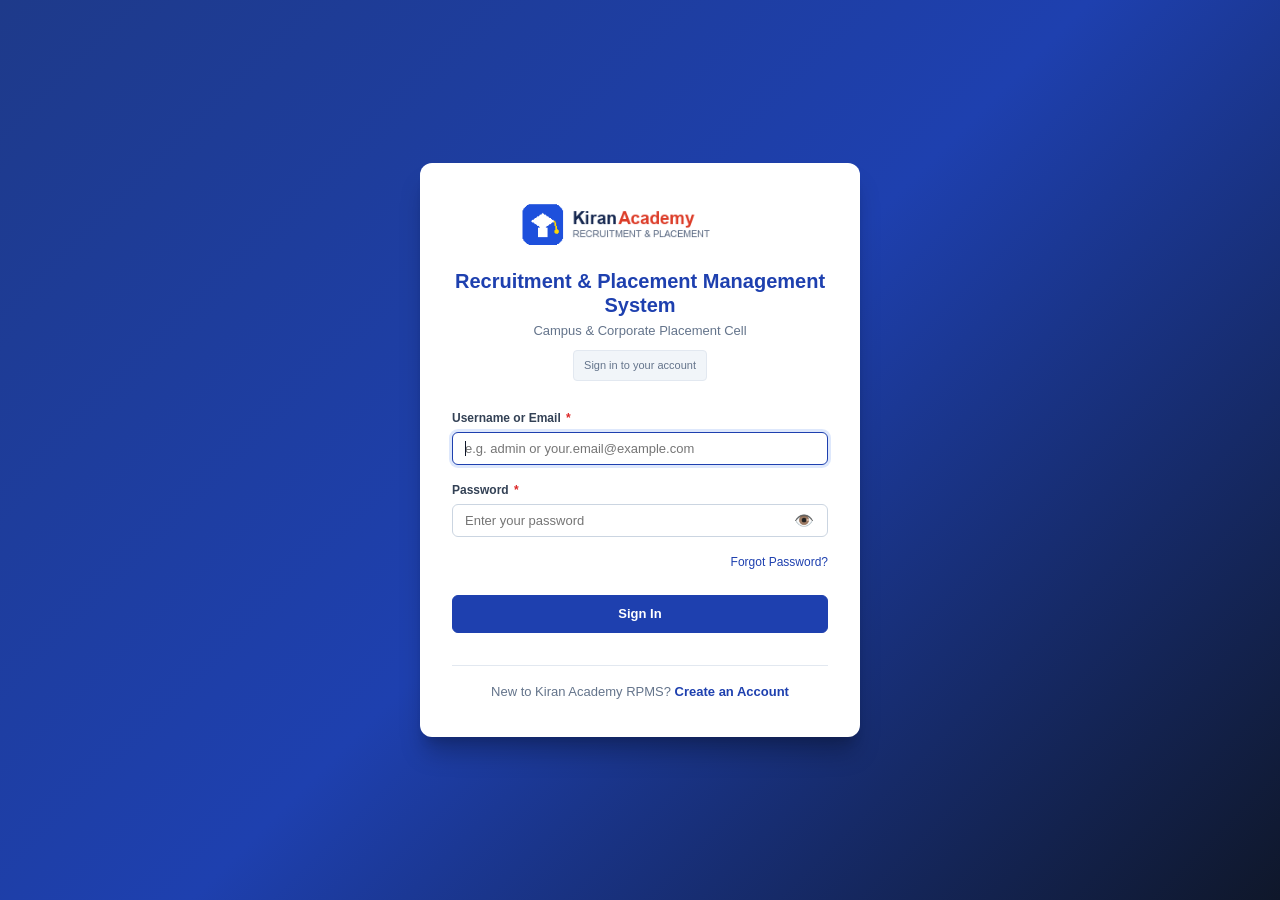
<file: recruitment-placement-ui/index.html>
<!DOCTYPE html>
<html lang="en">
<head>
  <meta charset="UTF-8">
  <meta http-equiv="refresh" content="0; url=login.html">
  <title>Redirecting to Login - Kiran Academy RPMS</title>
</head>
<body>
  <p>Redirecting to <a href="login.html">Login</a>...</p>
</body>
</html>
</file>
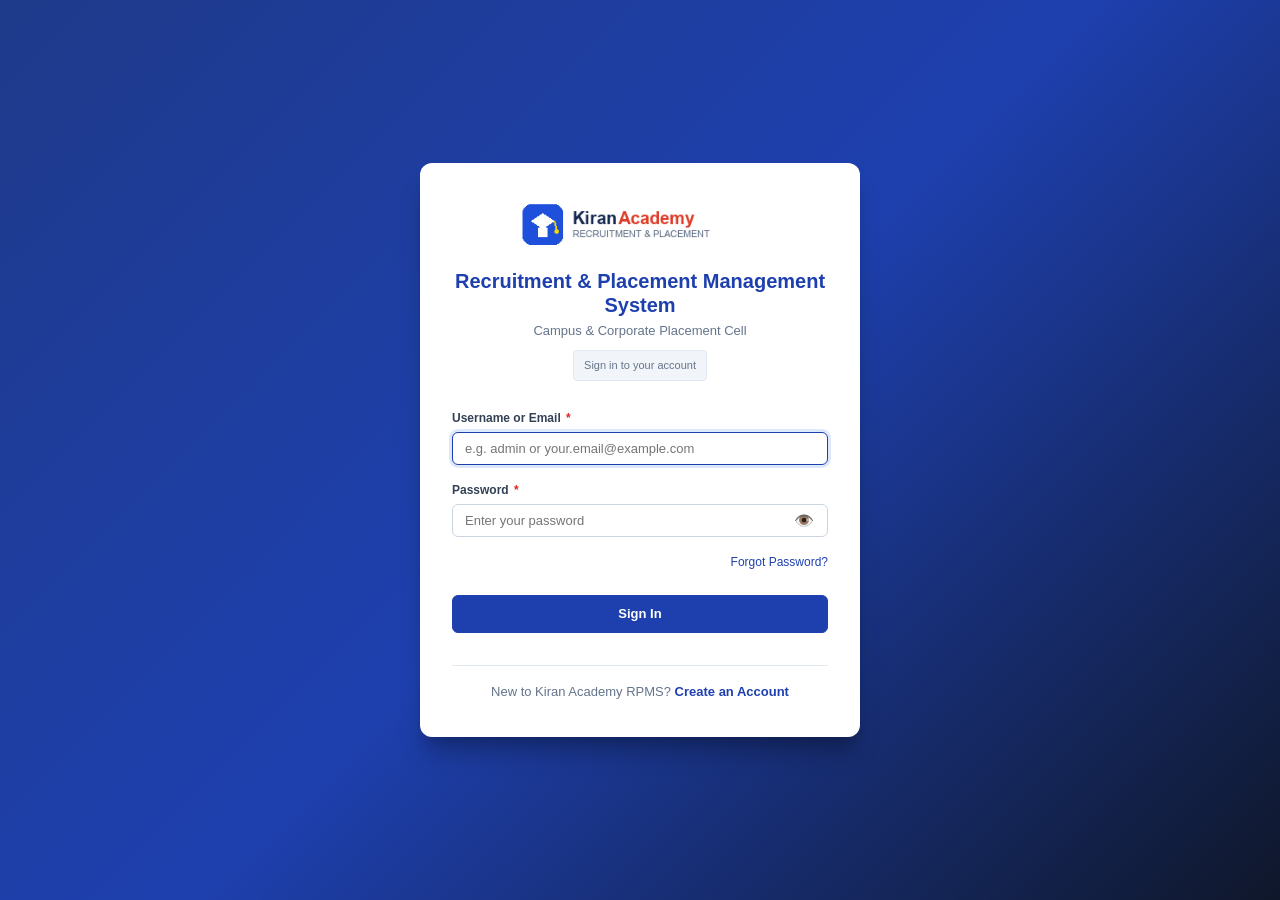
<file: recruitment-placement-ui/applications.html>
<!DOCTYPE html>
<html lang="en">
<head>
  <meta charset="UTF-8">
  <meta name="viewport" content="width=device-width, initial-scale=1.0">
  <title>Applications - Recruitment &amp; Placement Management System</title>
  <link rel="stylesheet" href="css/style.css">
</head>
<body>
  <!-- Header -->
  <header class="app-header">
    <div class="header-brand">
      <img src="images/logo.png" alt="Logo" class="header-logo">
      <div class="header-title-wrap">
        <span class="header-system-title">Recruitment &amp; Placement Management System</span>
        <span class="header-system-subtitle">Campus &amp; Corporate Placement Cell</span>
      </div>
    </div>
    <div class="header-user">
      <div class="user-profile-badge">
        <div class="user-avatar-circle">RS</div>
        <div class="user-info">
          <span class="user-name">Rahul Sharma</span>
          <span class="user-role">Recruiter</span>
        </div>
      </div>
      <a href="login.html" class="header-logout-btn">Logout</a>
    </div>
  </header>

  <div class="app-body">
    <!-- Sidebar Navigation -->
    <aside class="app-sidebar">
      <div class="sidebar-nav">
        <div class="nav-section-title">Main Navigation</div>
        <ul class="nav-list">
          <li class="nav-item">
            <a href="dashboard.html" class="nav-link">
              <span class="nav-icon">📊</span>
              <span>Dashboard</span>
            </a>
          </li>
          <li class="nav-item">
            <a href="candidates.html" class="nav-link">
              <span class="nav-icon">👥</span>
              <span>Candidates</span>
            </a>
          </li>
          <li class="nav-item">
            <a href="companies.html" class="nav-link">
              <span class="nav-icon">🏢</span>
              <span>Companies</span>
            </a>
          </li>
          <li class="nav-item">
            <a href="jobs.html" class="nav-link">
              <span class="nav-icon">💼</span>
              <span>Jobs</span>
            </a>
          </li>
          <li class="nav-item">
            <a href="applications.html" class="nav-link active">
              <span class="nav-icon">📝</span>
              <span>Applications</span>
            </a>
          </li>
          <li class="nav-item">
            <a href="interviews.html" class="nav-link">
              <span class="nav-icon">📅</span>
              <span>Interviews</span>
            </a>
          </li>
          <li class="nav-item">
            <a href="placement-process.html" class="nav-link">
              <span class="nav-icon">🎯</span>
              <span>Placement Process</span>
            </a>
          </li>
          <li class="nav-item">
            <a href="reports.html" class="nav-link">
              <span class="nav-icon">📈</span>
              <span>Reports</span>
            </a>
          </li>
        </ul>
      </div>
      <div class="sidebar-footer">
        Kiran Academy &copy; 2026<br>Recruitment System
      </div>
    </aside>

    <!-- Main Content -->
    <main class="main-content">
      <div class="page-header-row">
        <div class="page-title-group">
          <div class="breadcrumb-bar">
            <a href="dashboard.html">Home</a>
            <span class="breadcrumb-separator">/</span>
            <span>Applications</span>
          </div>
          <h2 class="page-title">Applications</h2>
        </div>
        <div class="page-actions">
          <button type="button" class="btn btn-outline">Check Eligibility</button>
          <a href="interviews.html" class="btn btn-primary">Schedule Interview</a>
        </div>
      </div>

      <!-- Sample Display Data Notice -->
      <div style="background:#eff6ff; border:1px solid #bfdbfe; border-radius:6px; padding:10px 14px; margin-bottom:16px; font-size:13px; color:#1e40af;">
        <strong>Sample Display Data:</strong> APP1001 | Rahul Patil | Infosys | JOB-2026-001 | ELIGIBLE | SHORTLISTED
      </div>

      <!-- Prototype Validation Display Section -->
      <div class="validation-notice">
        <div>
          <strong>Application Validation Messages to Demonstrate:</strong>
          <ul style="margin-left: 20px; margin-top: 4px;">
            <li>Candidate has already applied for this job.</li>
            <li>Candidate does not meet the eligibility criteria.</li>
          </ul>
        </div>
      </div>

      <!-- Section: Pipeline summary -->
      <div class="stats-grid-5">
        <div class="stat-card">
          <span class="stat-title">Total Applied</span>
          <span id="app-kpi-total" class="stat-value">...</span>
          <span class="stat-sub">Submissions received</span>
        </div>
        <div class="stat-card stat-success">
          <span class="stat-title">Shortlisted</span>
          <span id="app-kpi-shortlisted" class="stat-value">...</span>
          <span class="stat-sub">Shortlisted candidates</span>
        </div>
        <div class="stat-card stat-warning">
          <span class="stat-title">Interview Stage</span>
          <span id="app-kpi-interview" class="stat-value">...</span>
          <span class="stat-sub">Interviews scheduled</span>
        </div>
        <div class="stat-card stat-purple">
          <span class="stat-title">Selected / Offered</span>
          <span id="app-kpi-selected" class="stat-value">...</span>
          <span class="stat-sub">Assessment cleared</span>
        </div>
        <div class="stat-card">
          <span class="stat-title">Rejected</span>
          <span id="app-kpi-rejected" class="stat-value">...</span>
          <span class="stat-sub">Application closed</span>
        </div>
      </div>

      <!-- Quick Apply Form Card -->
      <div class="card" id="applyModalCard" style="margin-bottom: 20px;">
        <div class="card-header">
          <div>
            <h3 class="card-title">Submit Candidate Application</h3>
            <p class="card-subtitle">Register a candidate against an open job mandate</p>
          </div>
          <span class="badge badge-active">NEW APPLICATION</span>
        </div>
        <div class="card-body">
          <form id="newApplicationForm" onsubmit="return false;">
            <div class="form-grid-3">
              <div class="form-group">
                <label for="applyCandidateSelect" class="form-label">Select Candidate <span class="req">*</span></label>
                <select id="applyCandidateSelect" class="form-control" required>
                  <option value="">-- Choose Candidate --</option>
                </select>
              </div>
              <div class="form-group">
                <label for="applyJobSelect" class="form-label">Select Job Opening <span class="req">*</span></label>
                <select id="applyJobSelect" class="form-control" required>
                  <option value="">-- Choose Job --</option>
                </select>
              </div>
              <div class="form-group">
                <label for="applyRemarks" class="form-label">Submission Remarks</label>
                <input type="text" id="applyRemarks" class="form-control" placeholder="e.g. Profile screened and shortlisted">
              </div>
            </div>
            <div class="filter-actions" style="margin-top: 14px;">
              <button type="submit" id="submitAppBtn" class="btn btn-primary">Submit Application</button>
            </div>
          </form>
        </div>
      </div>

      <!-- Section: Application filters -->
      <div class="filter-panel">
        <h3 class="filter-title">Application filters</h3>
        <form id="appFilterForm" onsubmit="return false;">
          <div class="filter-grid">
            <div class="form-group">
              <label for="filterCandidate" class="form-label">Search</label>
              <input type="text" id="filterCandidate" name="candidate" class="form-control" placeholder="Candidate or Job title">
            </div>
            <div class="form-group">
              <label for="filterAppStatus" class="form-label">Application Status</label>
              <select id="filterAppStatus" name="appStatus" class="form-control">
                <option value="">All Statuses</option>
                <option value="APPLIED">APPLIED</option>
                <option value="SHORTLISTED">SHORTLISTED</option>
                <option value="INTERVIEW_SCHEDULED">INTERVIEW_SCHEDULED</option>
                <option value="SELECTED">SELECTED</option>
                <option value="OFFERED">OFFERED</option>
                <option value="PLACED">PLACED</option>
                <option value="REJECTED">REJECTED</option>
              </select>
            </div>
          </div>
          <div class="filter-actions">
            <button type="button" id="searchAppBtn" class="btn btn-primary">Search</button>
            <button type="button" id="resetAppBtn" class="btn btn-outline">Reset</button>
          </div>
        </form>
      </div>

      <!-- Section: Applications table and Eligibility/status badges -->
      <div class="card">
        <div class="card-header">
          <div>
            <h3 class="card-title">Applications table &amp; Eligibility/status badges</h3>
            <p class="card-subtitle">Candidate-job pipeline management with operational actions</p>
          </div>
          <div class="page-actions">
            <button type="button" class="btn btn-outline btn-sm">Shortlist</button>
            <button type="button" class="btn btn-outline btn-sm">Reject</button>
          </div>
        </div>
        <div class="table-responsive">
          <table class="data-table">
            <thead>
              <tr>
                <th>Application ID</th>
                <th>Candidate</th>
                <th>Company</th>
                <th>Job</th>
                <th>Applied Date</th>
                <th>Eligibility</th>
                <th>Application Status</th>
                <th>Actions</th>
              </tr>
            </thead>
            <tbody id="applicationsTableBody">
              <tr>
                <td colspan="8" style="text-align:center; padding: 24px; color:#64748b;">Loading applications...</td>
              </tr>
            </tbody>
          </table>
        </div>
      </div>
    </main>
  </div>

  <script src="js/config.js"></script>
  <script src="js/api.js"></script>
  <script>
    document.addEventListener('DOMContentLoaded', async () => {
      Api.updateNavUser();

      const candidateSelect = document.getElementById('applyCandidateSelect');
      const jobSelect = document.getElementById('applyJobSelect');
      const tableBody = document.getElementById('applicationsTableBody');
      const filterInput = document.getElementById('filterCandidate');
      const statusSelect = document.getElementById('filterAppStatus');
      const searchBtn = document.getElementById('searchAppBtn');
      const resetBtn = document.getElementById('resetAppBtn');
      const applyForm = document.getElementById('newApplicationForm');

      let allApplications = [];

      // Load candidates & jobs for dropdowns
      async function loadDropdowns() {
        try {
          const [candidates, jobs] = await Promise.all([
            Api.getCandidates(),
            Api.getJobs()
          ]);

          if (candidateSelect) {
            candidateSelect.innerHTML = '<option value="">-- Choose Candidate --</option>' +
              candidates.map(c => `<option value="${c.candidate_id}">${Api.escapeHtml(c.first_name + ' ' + c.last_name)} (${c.candidate_code || 'CAN' + c.candidate_id}) - ${Api.escapeHtml(c.primary_technology || '')}</option>`).join('');
          }

          if (jobSelect) {
            jobSelect.innerHTML = '<option value="">-- Choose Job --</option>' +
              jobs.map(j => `<option value="${j.job_id}">${Api.escapeHtml(j.company_name ? j.company_name + ' - ' : '')}${Api.escapeHtml(j.job_title)} (${j.job_code || 'JOB' + j.job_id})</option>`).join('');
          }
        } catch (err) {
          console.error('Error loading dropdowns:', err);
        }
      }

      function updateKPIs(apps) {
        const total = apps.length;
        const shortlisted = apps.filter(a => (a.status || '').toUpperCase() === 'SHORTLISTED').length;
        const interview = apps.filter(a => (a.status || '').toUpperCase().includes('INTERVIEW')).length;
        const selected = apps.filter(a => ['SELECTED', 'OFFERED', 'PLACED'].includes((a.status || '').toUpperCase())).length;
        const rejected = apps.filter(a => (a.status || '').toUpperCase() === 'REJECTED').length;

        const setVal = (id, val) => {
          const el = document.getElementById(id);
          if (el) el.textContent = val;
        };

        setVal('app-kpi-total', total);
        setVal('app-kpi-shortlisted', shortlisted);
        setVal('app-kpi-interview', interview);
        setVal('app-kpi-selected', selected);
        setVal('app-kpi-rejected', rejected);
      }

      function getBadgeClass(status) {
        const s = (status || '').toUpperCase();
        if (s === 'SHORTLISTED') return 'badge-shortlisted';
        if (s.includes('INTERVIEW')) return 'badge-interview';
        if (s === 'SELECTED' || s === 'PLACED') return 'badge-selected';
        if (s === 'REJECTED') return 'badge-rejected';
        if (s === 'OFFERED') return 'badge-purple';
        return 'badge-applied';
      }

      function renderTable(apps) {
        if (!tableBody) return;
        if (!apps || apps.length === 0) {
          tableBody.innerHTML = '<tr><td colspan="8" style="text-align:center; padding: 24px; color:#64748b;">No applications found.</td></tr>';
          return;
        }

        tableBody.innerHTML = apps.map(app => {
          const appId = app.application_code || ('APP' + (1000 + (app.application_id || 0)));
          const candName = Api.escapeHtml(app.candidate_name || `${app.first_name || ''} ${app.last_name || ''}`.trim() || 'Candidate #' + app.candidate_id);
          const candCode = Api.escapeHtml(app.candidate_code || ('CAN' + app.candidate_id));
          const compName = Api.escapeHtml(app.company_name || 'N/A');
          const jobCode = Api.escapeHtml(app.job_code || ('JOB' + app.job_id));
          const jobTitle = Api.escapeHtml(app.job_title || 'N/A');
          const appliedDate = Api.formatDate(app.applied_date || app.created_at);
          const isEligible = app.is_eligible === 1 || app.is_eligible === true || String(app.is_eligible) === 'true';
          const status = (app.status || 'APPLIED').toUpperCase();
          const badgeClass = getBadgeClass(status);

          let actionButtons = '';
          if (status === 'APPLIED') {
            actionButtons = `
              <button class="btn btn-outline btn-sm" onclick="handleStatusChange(${app.application_id}, 'SHORTLISTED')">Shortlist</button>
              <button class="btn btn-outline btn-sm" onclick="handleStatusChange(${app.application_id}, 'REJECTED')" style="color:#dc2626;">Reject</button>
            `;
          } else if (status === 'SHORTLISTED') {
            actionButtons = `
              <a href="interviews.html?candidate_id=${app.candidate_id}&job_id=${app.job_id}&application_id=${app.application_id}" class="btn btn-primary btn-sm">Schedule Interview</a>
              <button class="btn btn-outline btn-sm" onclick="handleStatusChange(${app.application_id}, 'REJECTED')" style="color:#dc2626;">Reject</button>
            `;
          } else if (status.includes('INTERVIEW')) {
            actionButtons = `
              <a href="interviews.html" class="btn btn-outline btn-sm">View Interview</a>
              <a href="placement-process.html?application_id=${app.application_id}" class="btn btn-primary btn-sm">Offer</a>
            `;
          } else if (status === 'SELECTED' || status === 'OFFERED') {
            actionButtons = `
              <a href="placement-process.html?application_id=${app.application_id}" class="btn btn-outline btn-sm">View Offer</a>
            `;
          } else {
            actionButtons = `<span style="font-size:12px;color:#64748b;">${status}</span>`;
          }

          return `
            <tr>
              <td><strong>${appId}</strong></td>
              <td>
                <a href="candidate-details.html?id=${app.candidate_id}"><strong>${candName}</strong></a><br>
                <span style="font-size:11px;color:#64748b;">${candCode}</span>
              </td>
              <td>${compName}</td>
              <td>${jobCode}<br><span style="font-size:11px;color:#64748b;">${jobTitle}</span></td>
              <td>${appliedDate}</td>
              <td><span class="badge ${isEligible ? 'badge-eligible' : 'badge-rejected'}">${isEligible ? 'ELIGIBLE' : 'NOT ELIGIBLE'}</span></td>
              <td><span class="badge ${badgeClass}">${status}</span></td>
              <td>
                <div class="table-actions">
                  ${actionButtons}
                  <a href="candidate-details.html?id=${app.candidate_id}" class="btn btn-outline btn-sm">View History</a>
                </div>
              </td>
            </tr>
          `;
        }).join('');
      }

      window.handleStatusChange = async function(appId, newStatus) {
        if (!confirm(`Are you sure you want to change this application status to ${newStatus}?`)) return;
        try {
          await Api.updateApplicationStatus(appId, newStatus, `Status updated to ${newStatus} from applications console`);
          Api.showAlert(`Application #${appId} updated to ${newStatus}`, 'success');
          await loadApplications();
        } catch (err) {
          Api.showAlert(err.message || 'Failed to update application status', 'danger');
        }
      };

      async function loadApplications() {
        try {
          allApplications = await Api.getApplications();
          updateKPIs(allApplications);
          applyFilter();
        } catch (err) {
          console.error('Error fetching applications:', err);
          if (tableBody) {
            tableBody.innerHTML = `<tr><td colspan="8" style="text-align:center; padding: 24px; color:#dc2626;">Failed to load applications: ${Api.escapeHtml(err.message)}</td></tr>`;
          }
        }
      }

      function applyFilter() {
        const query = (filterInput ? filterInput.value : '').toLowerCase().trim();
        const selStatus = filterInput ? (statusSelect.value || '').toUpperCase() : '';

        const filtered = allApplications.filter(app => {
          const cName = (app.candidate_name || `${app.first_name || ''} ${app.last_name || ''}`).toLowerCase();
          const jTitle = (app.job_title || '').toLowerCase();
          const compName = (app.company_name || '').toLowerCase();
          const appCode = (app.application_code || '').toLowerCase();
          const status = (app.status || '').toUpperCase();

          const matchesQuery = !query || cName.includes(query) || jTitle.includes(query) || compName.includes(query) || appCode.includes(query);
          const matchesStatus = !selStatus || status === selStatus;
          return matchesQuery && matchesStatus;
        });

        renderTable(filtered);
      }

      if (searchBtn) searchBtn.addEventListener('click', applyFilter);
      if (filterInput) filterInput.addEventListener('keyup', (e) => { if (e.key === 'Enter') applyFilter(); });
      if (statusSelect) statusSelect.addEventListener('change', applyFilter);
      if (resetBtn) resetBtn.addEventListener('click', () => {
        if (filterInput) filterInput.value = '';
        if (statusSelect) statusSelect.value = '';
        applyFilter();
      });

      // Quick apply submission
      if (applyForm) {
        applyForm.addEventListener('submit', async (e) => {
          e.preventDefault();
          const candidateId = candidateSelect.value;
          const jobId = jobSelect.value;
          const remarks = document.getElementById('applyRemarks').value;

          if (!candidateId || !jobId) {
            Api.showAlert('Please select both a candidate and a job opening.', 'warning');
            return;
          }

          const submitBtn = document.getElementById('submitAppBtn');
          if (submitBtn) { submitBtn.disabled = true; submitBtn.textContent = 'Submitting...'; }

          try {
            await Api.createApplication({
              candidate_id: parseInt(candidateId, 10),
              job_id: parseInt(jobId, 10),
              remarks: remarks || 'Applied via admin console'
            });
            Api.showAlert('Application submitted successfully!', 'success');
            applyForm.reset();
            await loadApplications();
          } catch (err) {
            Api.showAlert(err.message || 'Failed to submit application', 'danger');
          } finally {
            if (submitBtn) { submitBtn.disabled = false; submitBtn.textContent = 'Submit Application'; }
          }
        });
      }

      await loadDropdowns();
      await loadApplications();
    });
  </script>
</body>
</html>
</file>
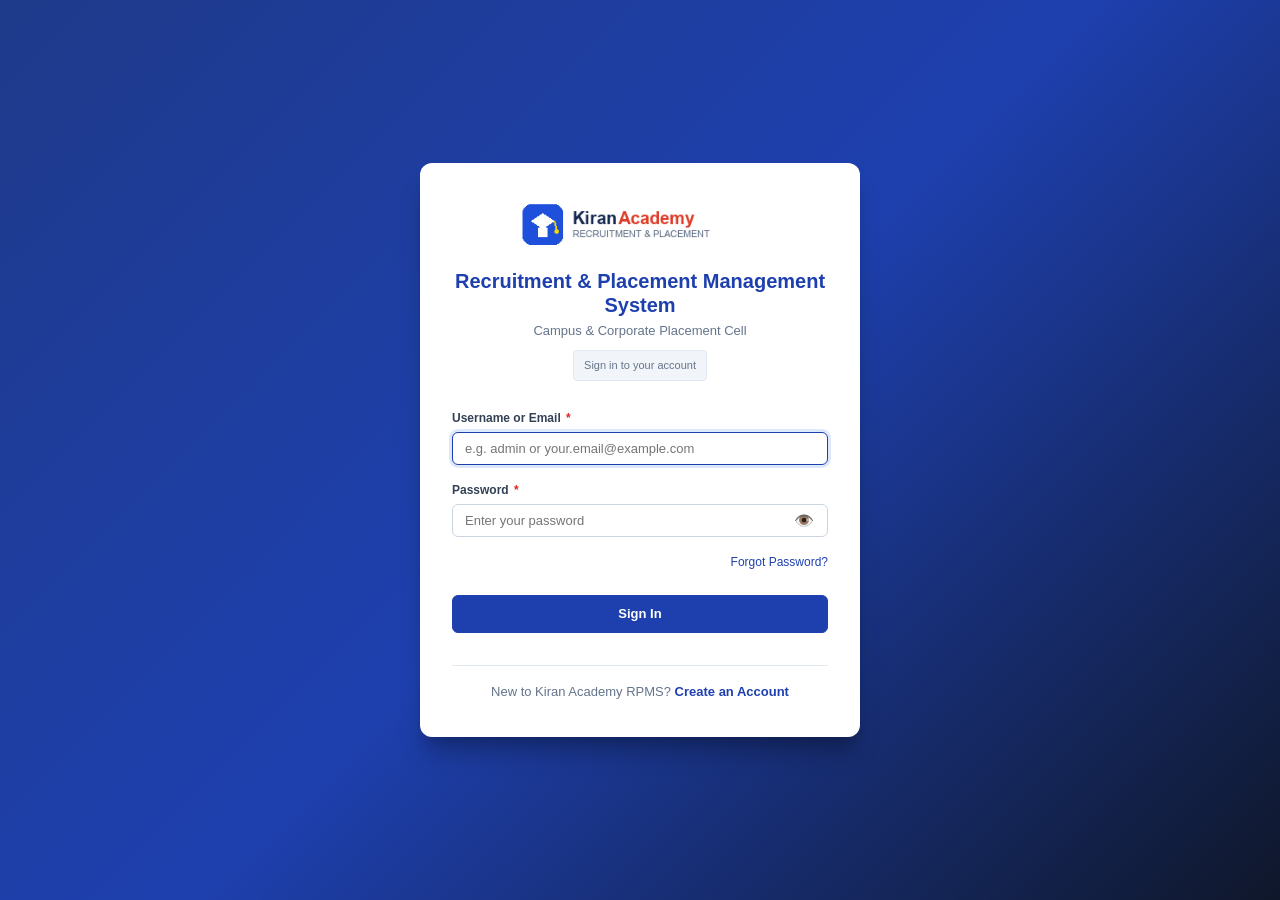
<file: recruitment-placement-ui/candidate-details.html>
<!DOCTYPE html>
<html lang="en">
<head>
  <meta charset="UTF-8">
  <meta name="viewport" content="width=device-width, initial-scale=1.0">
  <title>Candidate Details - Recruitment &amp; Placement Management System</title>
  <link rel="stylesheet" href="css/style.css">
</head>
<body>
  <!-- Header -->
  <header class="app-header">
    <div class="header-brand">
      <img src="images/logo.png" alt="Logo" class="header-logo">
      <div class="header-title-wrap">
        <span class="header-system-title">Recruitment &amp; Placement Management System</span>
        <span class="header-system-subtitle">Campus &amp; Corporate Placement Cell</span>
      </div>
    </div>
    <div class="header-user">
      <div class="user-profile-badge">
        <div class="user-avatar-circle">RS</div>
        <div class="user-info">
          <span class="user-name">Rahul Sharma</span>
          <span class="user-role">Recruiter</span>
        </div>
      </div>
      <a href="login.html" class="header-logout-btn">Logout</a>
    </div>
  </header>

  <div class="app-body">
    <!-- Sidebar Navigation -->
    <aside class="app-sidebar">
      <div class="sidebar-nav">
        <div class="nav-section-title">Main Navigation</div>
        <ul class="nav-list">
          <li class="nav-item">
            <a href="dashboard.html" class="nav-link">
              <span class="nav-icon">📊</span>
              <span>Dashboard</span>
            </a>
          </li>
          <li class="nav-item">
            <a href="candidates.html" class="nav-link active">
              <span class="nav-icon">👥</span>
              <span>Candidates</span>
            </a>
          </li>
          <li class="nav-item">
            <a href="companies.html" class="nav-link">
              <span class="nav-icon">🏢</span>
              <span>Companies</span>
            </a>
          </li>
          <li class="nav-item">
            <a href="jobs.html" class="nav-link">
              <span class="nav-icon">💼</span>
              <span>Jobs</span>
            </a>
          </li>
          <li class="nav-item">
            <a href="applications.html" class="nav-link">
              <span class="nav-icon">📝</span>
              <span>Applications</span>
            </a>
          </li>
          <li class="nav-item">
            <a href="interviews.html" class="nav-link">
              <span class="nav-icon">📅</span>
              <span>Interviews</span>
            </a>
          </li>
          <li class="nav-item">
            <a href="placement-process.html" class="nav-link">
              <span class="nav-icon">🎯</span>
              <span>Placement Process</span>
            </a>
          </li>
          <li class="nav-item">
            <a href="reports.html" class="nav-link">
              <span class="nav-icon">📈</span>
              <span>Reports</span>
            </a>
          </li>
        </ul>
      </div>
      <div class="sidebar-footer">
        Kiran Academy &copy; 2026<br>Recruitment System
      </div>
    </aside>

    <!-- Main Content -->
    <main class="main-content">
      <div class="page-header-row">
        <div class="page-title-group">
          <div class="breadcrumb-bar">
            <a href="dashboard.html">Home</a>
            <span class="breadcrumb-separator">/</span>
            <a href="candidates.html">Candidates</a>
            <span class="breadcrumb-separator">/</span>
            <span>Candidate Details</span>
          </div>
          <h2 class="page-title">Candidate Details</h2>
        </div>
        <div class="page-actions">
          <a href="candidate-form.html" class="btn btn-primary">Edit Candidate</a>
          <a href="candidates.html" class="btn btn-outline">&larr; Back to Candidate List</a>
        </div>
      </div>

      <!-- Sample Display Data Notice -->
      <div style="background:#eff6ff; border:1px solid #bfdbfe; border-radius:6px; padding:10px 14px; margin-bottom:16px; font-size:13px; color:#1e40af;">
        <strong>Sample Display Data:</strong> Candidate CAN1001 | Rahul Patil | ACTIVE | Java | 3 Applications | 1 Offer
      </div>

      <!-- Section 1: Candidate summary header with status badge -->
      <div class="profile-summary-header">
        <div class="profile-main-meta">
          <div id="d-avatar" class="profile-avatar-large">CA</div>
          <div>
            <div style="display: flex; align-items: center; gap: 12px;">
              <h3 id="d-full-name" class="profile-name">Loading...</h3>
              <span id="d-status-badge" class="badge badge-active">ACTIVE</span>
            </div>
            <div id="d-id-tag" class="profile-id-tag">Candidate ID: ...</div>
            <div class="profile-meta-pills">
              <span class="meta-pill"><strong>Technology:</strong> <span id="d-pill-tech">-</span></span>
              <span class="meta-pill"><strong id="d-pill-apps">0 Applications</strong></span>
              <span class="meta-pill"><strong id="d-pill-status">NOT_PLACED</strong></span>
              <span class="meta-pill"><strong>Qualification:</strong> <span id="d-pill-qual">-</span></span>
            </div>
          </div>
        </div>
        <div>
          <a id="btn-edit-cand" href="candidate-form.html" class="btn btn-outline btn-sm">Edit Candidate</a>
        </div>
      </div>

      <!-- Section 2: Personal Information & Section 3: Academic Details -->
      <div class="reports-grid">
        <!-- Personal Information -->
        <div class="card">
          <div class="card-header">
            <h3 class="card-title">Personal Information</h3>
          </div>
          <div class="card-body">
            <div class="details-grid" style="grid-template-columns: repeat(2, 1fr);">
              <div class="detail-item">
                <span class="detail-label">Full Name</span>
                <span id="d-personal-name" class="detail-value">-</span>
              </div>
              <div class="detail-item">
                <span class="detail-label">Email Address</span>
                <span id="d-personal-email" class="detail-value">-</span>
              </div>
              <div class="detail-item">
                <span class="detail-label">Mobile Number</span>
                <span id="d-personal-mobile" class="detail-value">-</span>
              </div>
              <div class="detail-item">
                <span class="detail-label">Date of Birth</span>
                <span id="d-personal-dob" class="detail-value">-</span>
              </div>
              <div class="detail-item">
                <span class="detail-label">Gender</span>
                <span id="d-personal-gender" class="detail-value">-</span>
              </div>
              <div class="detail-item">
                <span class="detail-label">Current City</span>
                <span id="d-personal-city" class="detail-value">-</span>
              </div>
            </div>
          </div>
        </div>

        <!-- Academic Details -->
        <div class="card">
          <div class="card-header">
            <h3 class="card-title">Academic Details</h3>
          </div>
          <div class="card-body">
            <div class="details-grid" style="grid-template-columns: repeat(2, 1fr);">
              <div class="detail-item">
                <span class="detail-label">Highest Qualification</span>
                <span id="d-acad-qual" class="detail-value">-</span>
              </div>
              <div class="detail-item">
                <span class="detail-label">Passing Year</span>
                <span id="d-acad-year" class="detail-value">-</span>
              </div>
              <div class="detail-item">
                <span class="detail-label">College</span>
                <span id="d-acad-college" class="detail-value">-</span>
              </div>
              <div class="detail-item">
                <span class="detail-label">University</span>
                <span id="d-acad-univ" class="detail-value">-</span>
              </div>
              <div class="detail-item">
                <span class="detail-label">Percentage / CGPA</span>
                <span id="d-acad-pct" class="detail-value">-</span>
              </div>
              <div class="detail-item">
                <span class="detail-label">Backlog Count</span>
                <span id="d-acad-backlogs" class="detail-value">0 (No Backlogs)</span>
              </div>
            </div>
          </div>
        </div>
      </div>

      <!-- Section 4: Skills -->
      <div class="card">
        <div class="card-header">
          <h3 class="card-title">Skills</h3>
        </div>
        <div class="card-body">
          <div class="details-grid">
            <div class="detail-item">
              <span class="detail-label">Primary Technology</span>
              <span id="d-skills-primary" class="detail-value">-</span>
            </div>
            <div class="detail-item">
              <span class="detail-label">Skill Level</span>
              <span id="d-skills-level" class="detail-value">Intermediate</span>
            </div>
            <div class="detail-item">
              <span class="detail-label">Secondary / Added Skills</span>
              <span id="d-skills-secondary" class="detail-value">-</span>
            </div>
            <div class="detail-item">
              <span class="detail-label">Current Location</span>
              <span id="d-skills-curloc" class="detail-value">-</span>
            </div>
            <div class="detail-item">
              <span class="detail-label">Preferred Location</span>
              <span id="d-skills-prefloc" class="detail-value">-</span>
            </div>
            <div class="detail-item">
              <span class="detail-label">Profile Status</span>
              <span id="d-skills-status" class="detail-value">-</span>
            </div>
          </div>
        </div>
      </div>

      <!-- Section 5: Applications History -->
      <div class="card">
        <div class="card-header">
          <div>
            <h3 class="card-title">Applications History</h3>
            <p class="card-subtitle">Job opening applications submitted by candidate</p>
          </div>
          <a href="applications.html" class="btn btn-outline btn-sm">All Applications</a>
        </div>
        <div class="table-responsive">
          <table class="data-table">
            <thead>
              <tr>
                <th>App ID</th>
                <th>Company</th>
                <th>Job Code &amp; Title</th>
                <th>Applied Date</th>
                <th>Application Status</th>
                <th>Action</th>
              </tr>
            </thead>
            <tbody id="d-apps-tbody">
              <tr><td colspan="6" style="text-align:center;color:#64748b;">Loading candidate applications...</td></tr>
            </tbody>
          </table>
        </div>
      </div>

    </main>
  </div>

  <script src="js/config.js"></script>
  <script src="js/api.js"></script>
  <script>
    async function loadCandidateDetails() {
      const urlParams = new URLSearchParams(window.location.search);
      const candId = urlParams.get('id') || 1;

      try {
        const c = await Api.getCandidateById(candId);
        
        // Header
        const initials = (c.full_name || 'CA').split(' ').map(w => w[0]).join('').substring(0, 2).toUpperCase();
        document.getElementById('d-avatar').textContent = initials;
        document.getElementById('d-full-name').textContent = c.full_name || '-';
        document.getElementById('d-id-tag').textContent = `Candidate ID: ${c.candidate_code || c.candidate_id} • Enrolled Student Profile`;
        
        const statusBadge = document.getElementById('d-status-badge');
        statusBadge.textContent = c.placement_status || 'NOT_PLACED';
        statusBadge.className = 'badge ' + (c.placement_status === 'PLACED' ? 'badge-placed' : 'badge-active');

        document.getElementById('d-pill-tech').textContent = c.primary_technology || '-';
        document.getElementById('d-pill-status').textContent = c.placement_status || 'NOT_PLACED';
        document.getElementById('d-pill-qual').textContent = `${c.qualification || '-'} (${c.passing_year || '-'})`;

        document.getElementById('btn-edit-cand').href = `candidate-form.html?id=${c.candidate_id}`;

        // Personal Information
        document.getElementById('d-personal-name').textContent = c.full_name || '-';
        document.getElementById('d-personal-email').textContent = c.email || '-';
        document.getElementById('d-personal-mobile').textContent = c.mobile || '-';
        document.getElementById('d-personal-dob').textContent = c.date_of_birth || 'Not specified';
        document.getElementById('d-personal-gender').textContent = c.gender || 'Not specified';
        document.getElementById('d-personal-city').textContent = c.current_location || '-';

        // Academic Details
        document.getElementById('d-acad-qual').textContent = c.qualification || '-';
        document.getElementById('d-acad-year').textContent = c.passing_year || '-';
        document.getElementById('d-acad-college').textContent = c.college || '-';
        document.getElementById('d-acad-univ').textContent = c.university || '-';
        document.getElementById('d-acad-pct').textContent = `${c.percentage || '-'}% / ${c.cgpa || '-'} CGPA`;
        document.getElementById('d-acad-backlogs').textContent = `${c.backlog_count || 0} Backlog(s)`;

        // Skills
        document.getElementById('d-skills-primary').textContent = c.primary_technology || '-';
        document.getElementById('d-skills-curloc').textContent = c.current_location || '-';
        document.getElementById('d-skills-prefloc').textContent = c.preferred_location || '-';
        document.getElementById('d-skills-status').textContent = c.profile_status || 'ACTIVE';

        if (c.skills && c.skills.length > 0) {
          const skillNames = c.skills.map(s => s.skill_name).join(', ');
          document.getElementById('d-skills-secondary').textContent = skillNames;
        } else {
          document.getElementById('d-skills-secondary').textContent = 'None added';
        }

        // Applications
        const apps = await Api.getCandidateApplications(candId);
        document.getElementById('d-pill-apps').textContent = `${apps.length} Application(s)`;

        const appsTbody = document.getElementById('d-apps-tbody');
        if (apps.length === 0) {
          appsTbody.innerHTML = '<tr><td colspan="6" style="text-align:center;color:#64748b;padding:20px;">No applications submitted yet.</td></tr>';
        } else {
          appsTbody.innerHTML = apps.map(a => `
            <tr>
              <td><strong>APP${escapeHtml(a.application_id)}</strong></td>
              <td>${escapeHtml(a.company_name)}</td>
              <td>JOB-${escapeHtml(a.job_id)} (${escapeHtml(a.job_title)})</td>
              <td>${escapeHtml(a.application_date ? a.application_date.substring(0, 10) : '-')}</td>
              <td><span class="badge badge-active">${escapeHtml(a.application_status)}</span></td>
              <td><a href="applications.html" class="btn btn-outline btn-sm">View Pipeline</a></td>
            </tr>
          `).join('');
        }

      } catch (err) {
        console.error('Error fetching candidate details:', err);
        showNotification('Failed to load candidate profile: ' + err.message, 'error');
      }
    }

    document.addEventListener('DOMContentLoaded', loadCandidateDetails);
  </script>
</body>
</html>
</file>
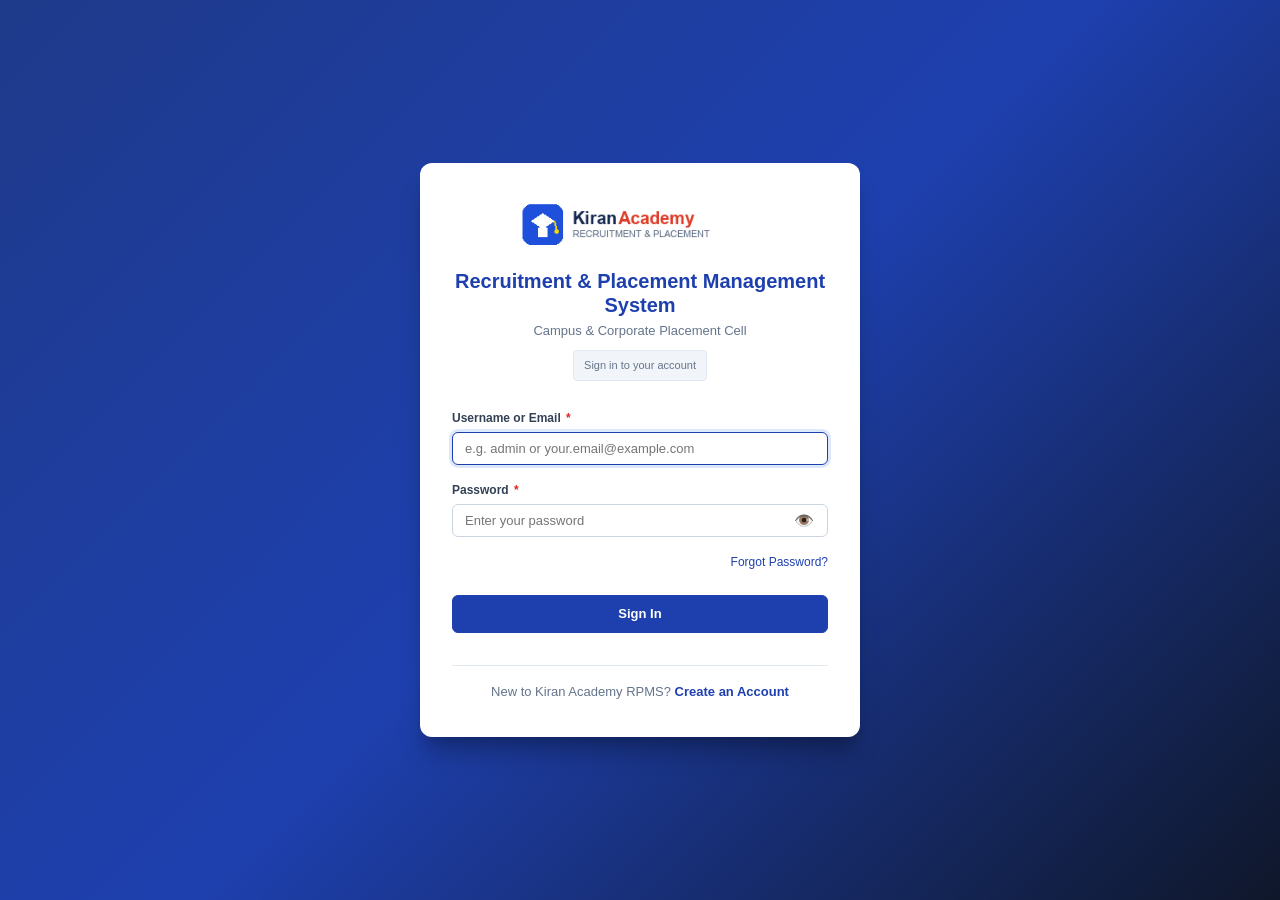
<file: recruitment-placement-ui/candidate-form.html>
<!DOCTYPE html>
<html lang="en">
<head>
  <meta charset="UTF-8">
  <meta name="viewport" content="width=device-width, initial-scale=1.0">
  <title>Candidate Add/Edit - Recruitment &amp; Placement Management System</title>
  <link rel="stylesheet" href="css/style.css">
</head>
<body>
  <!-- Header -->
  <header class="app-header">
    <div class="header-brand">
      <img src="images/logo.png" alt="Logo" class="header-logo">
      <div class="header-title-wrap">
        <span class="header-system-title">Recruitment &amp; Placement Management System</span>
        <span class="header-system-subtitle">Campus &amp; Corporate Placement Cell</span>
      </div>
    </div>
    <div class="header-user">
      <div class="user-profile-badge">
        <div class="user-avatar-circle">RS</div>
        <div class="user-info">
          <span class="user-name">Rahul Sharma</span>
          <span class="user-role">Recruiter</span>
        </div>
      </div>
      <a href="login.html" class="header-logout-btn">Logout</a>
    </div>
  </header>

  <div class="app-body">
    <!-- Sidebar Navigation -->
    <aside class="app-sidebar">
      <div class="sidebar-nav">
        <div class="nav-section-title">Main Navigation</div>
        <ul class="nav-list">
          <li class="nav-item">
            <a href="dashboard.html" class="nav-link">
              <span class="nav-icon">📊</span>
              <span>Dashboard</span>
            </a>
          </li>
          <li class="nav-item">
            <a href="candidates.html" class="nav-link active">
              <span class="nav-icon">👥</span>
              <span>Candidates</span>
            </a>
          </li>
          <li class="nav-item">
            <a href="companies.html" class="nav-link">
              <span class="nav-icon">🏢</span>
              <span>Companies</span>
            </a>
          </li>
          <li class="nav-item">
            <a href="jobs.html" class="nav-link">
              <span class="nav-icon">💼</span>
              <span>Jobs</span>
            </a>
          </li>
          <li class="nav-item">
            <a href="applications.html" class="nav-link">
              <span class="nav-icon">📝</span>
              <span>Applications</span>
            </a>
          </li>
          <li class="nav-item">
            <a href="interviews.html" class="nav-link">
              <span class="nav-icon">📅</span>
              <span>Interviews</span>
            </a>
          </li>
          <li class="nav-item">
            <a href="placement-process.html" class="nav-link">
              <span class="nav-icon">🎯</span>
              <span>Placement Process</span>
            </a>
          </li>
          <li class="nav-item">
            <a href="reports.html" class="nav-link">
              <span class="nav-icon">📈</span>
              <span>Reports</span>
            </a>
          </li>
        </ul>
      </div>
      <div class="sidebar-footer">
        Kiran Academy &copy; 2026<br>Recruitment System
      </div>
    </aside>

    <!-- Main Content -->
    <main class="main-content">
      <div class="page-header-row">
        <div class="page-title-group">
          <div class="breadcrumb-bar">
            <a href="dashboard.html">Home</a>
            <span class="breadcrumb-separator">/</span>
            <a href="candidates.html">Candidates</a>
            <span class="breadcrumb-separator">/</span>
            <span>Candidate Add/Edit</span>
          </div>
          <h2 class="page-title">Candidate Add/Edit</h2>
        </div>
        <div class="page-actions">
          <a href="candidates.html" class="btn btn-outline">&larr; Back to Candidate List</a>
        </div>
      </div>

      <!-- Sample Display Data Notice -->
      <div style="background:#eff6ff; border:1px solid #bfdbfe; border-radius:6px; padding:10px 14px; margin-bottom:16px; font-size:13px; color:#1e40af;">
        <strong>Sample Display Data:</strong> Rahul Patil | BE | 2025 | 68% | Java | SQL | Pune
      </div>

      <!-- Prototype Validation Display Section -->
      <div class="validation-notice">
        <div>
          <strong>Candidate Form Validation Rules:</strong>
          <ul style="margin-left: 20px; margin-top: 4px;">
            <li>Please enter candidate name.</li>
            <li>Enter a valid email address.</li>
            <li>Mobile number must contain 10 digits.</li>
            <li>Percentage must be between 0 and 100.</li>
          </ul>
        </div>
      </div>

      <!-- Candidate Form Card -->
      <div class="card">
        <div class="card-header">
          <div>
            <h3 class="card-title">Candidate Profile Entry / Update</h3>
            <p class="card-subtitle">Personal, academic, technical skills, and placement preference details</p>
          </div>
          <span class="badge badge-active">PROFILE STATUS: ACTIVE</span>
        </div>
        <div class="card-body">
          <form id="candidateForm" onsubmit="return false;">
            
            <!-- Section A: Personal Information -->
            <h4 class="form-section-header">Personal Information</h4>
            <div class="form-grid-3">
              <div class="form-group">
                <label for="fullName" class="form-label">Full Name <span class="req">*</span></label>
                <input type="text" id="fullName" name="fullName" class="form-control" placeholder="Candidate full name" required>
                <span id="err-fullName" class="field-error-text" style="display:none;">&#9432; Validation: Please enter candidate name.</span>
              </div>
              <div class="form-group">
                <label for="email" class="form-label">Email <span class="req">*</span></label>
                <input type="email" id="email" name="email" class="form-control" placeholder="Unique email address" required>
                <span id="err-email" class="field-error-text" style="display:none;">&#9432; Validation: Enter a valid email address.</span>
              </div>
              <div class="form-group">
                <label for="mobile" class="form-label">Mobile <span class="req">*</span></label>
                <input type="tel" id="mobile" name="mobile" class="form-control" pattern="[0-9]{10}" placeholder="10-digit mobile" required>
                <span id="err-mobile" class="field-error-text" style="display:none;">&#9432; Validation: Mobile number must contain 10 digits.</span>
              </div>
            </div>

            <div class="form-grid-2" style="margin-top: 14px;">
              <div class="form-group">
                <label for="dob" class="form-label">Date of Birth</label>
                <input type="date" id="dob" name="dob" class="form-control">
              </div>
              <div class="form-group">
                <label class="form-label">Gender</label>
                <div class="radio-group">
                  <label class="radio-label"><input type="radio" name="gender" value="Male" checked> Male</label>
                  <label class="radio-label"><input type="radio" name="gender" value="Female"> Female</label>
                  <label class="radio-label"><input type="radio" name="gender" value="Other"> Other</label>
                </div>
              </div>
            </div>

            <!-- Section B: Academic Information -->
            <h4 class="form-section-header">Academic Information</h4>
            <div class="form-grid-3">
              <div class="form-group">
                <label for="qualification" class="form-label">Qualification <span class="req">*</span></label>
                <select id="qualification" name="qualification" class="form-control" required>
                  <option value="">-- Select Highest Qualification --</option>
                  <option value="B.Tech">B.Tech</option>
                  <option value="B.E.">B.E.</option>
                  <option value="BE">BE</option>
                  <option value="BTech">BTech</option>
                  <option value="MCA">MCA</option>
                  <option value="BSc">BSc</option>
                </select>
              </div>
              <div class="form-group">
                <label for="college" class="form-label">College <span class="req">*</span></label>
                <input type="text" id="college" name="college" class="form-control" placeholder="College name" required>
              </div>
              <div class="form-group">
                <label for="university" class="form-label">University</label>
                <input type="text" id="university" name="university" class="form-control" placeholder="University name">
              </div>
            </div>

            <div class="form-grid-3" style="margin-top: 14px;">
              <div class="form-group">
                <label for="passingYear" class="form-label">Passing Year <span class="req">*</span></label>
                <select id="passingYear" name="passingYear" class="form-control" required>
                  <option value="">-- Year of Passing --</option>
                  <option value="2027">2027</option>
                  <option value="2026">2026</option>
                  <option value="2025">2025</option>
                  <option value="2024">2024</option>
                  <option value="2023">2023</option>
                </select>
              </div>
              <div class="form-group">
                <label for="percentage" class="form-label">Percentage / CGPA <span class="req">*</span></label>
                <input type="number" id="percentage" name="percentage" class="form-control" min="0" max="100" step="0.01" placeholder="Academic percentage" required>
                <span id="err-percentage" class="field-error-text" style="display:none;">&#9432; Validation: Percentage must be between 0 and 100.</span>
              </div>
              <div class="form-group">
                <label for="backlogs" class="form-label">Backlog Count <span class="req">*</span></label>
                <input type="number" id="backlogs" name="backlogs" class="form-control" value="0" min="0" placeholder="0 or more" required>
              </div>
            </div>

            <!-- Section C: Skills -->
            <h4 class="form-section-header">Skills</h4>
            <div class="form-grid-3">
              <div class="form-group">
                <label for="primaryTech" class="form-label">Primary Technology <span class="req">*</span></label>
                <select id="primaryTech" name="primaryTech" class="form-control" required>
                  <option value="">-- Select Primary Technology --</option>
                  <option value="Java">Java</option>
                  <option value="Python">Python</option>
                  <option value="Web Development">Web Development</option>
                  <option value="Testing">Testing</option>
                  <option value="Data Analytics">Data Analytics</option>
                </select>
              </div>
              <div class="form-group">
                <label for="secondarySkills" class="form-label">Secondary Skills</label>
                <input type="text" id="secondarySkills" name="secondarySkills" class="form-control" placeholder="Additional skills e.g. SQL, Spring Boot, Git">
              </div>
              <div class="form-group">
                <label for="skillLevel" class="form-label">Skill Level</label>
                <select id="skillLevel" name="skillLevel" class="form-control">
                  <option value="Basic">Basic</option>
                  <option value="Intermediate" selected>Intermediate</option>
                  <option value="Advanced">Advanced</option>
                </select>
              </div>
            </div>

            <!-- Section D: Placement Preferences -->
            <h4 class="form-section-header">Placement Preferences</h4>
            <div class="form-grid-3">
              <div class="form-group">
                <label for="currentLocation" class="form-label">Current Location</label>
                <input type="text" id="currentLocation" name="currentLocation" class="form-control" placeholder="Current city">
              </div>
              <div class="form-group">
                <label for="preferredLocation" class="form-label">Preferred Location</label>
                <input type="text" id="preferredLocation" name="preferredLocation" class="form-control" placeholder="Preferred job location">
              </div>
              <div class="form-group">
                <label for="profileStatus" class="form-label">Profile Status <span class="req">*</span></label>
                <select id="profileStatus" name="profileStatus" class="form-control" required>
                  <option value="ACTIVE" selected>ACTIVE</option>
                  <option value="INACTIVE">INACTIVE</option>
                  <option value="ON_HOLD">ON_HOLD</option>
                </select>
              </div>
            </div>

            <!-- Form Action Buttons -->
            <div class="filter-actions" style="margin-top: 24px;">
              <button type="submit" id="saveCandidateBtn" class="btn btn-primary">Save Candidate</button>
              <a href="candidates.html" class="btn btn-outline">Cancel</a>
            </div>

          </form>
        </div>
      </div>
    </main>
  </div>

  <script src="js/config.js"></script>
  <script src="js/api.js"></script>
  <script>
    const urlParams = new URLSearchParams(window.location.search);
    const candidateId = urlParams.get('id');

    async function initForm() {
      if (candidateId) {
        document.querySelector('.card-title').textContent = 'Candidate Profile Update (ID: ' + candidateId + ')';
        document.getElementById('saveCandidateBtn').textContent = 'Update Candidate';

        try {
          const c = await Api.getCandidateById(candidateId);
          document.getElementById('fullName').value = c.full_name || '';
          document.getElementById('email').value = c.email || '';
          document.getElementById('mobile').value = c.mobile || '';
          if (c.date_of_birth) document.getElementById('dob').value = c.date_of_birth;
          if (c.gender) {
            const rad = document.querySelector(`input[name="gender"][value="${c.gender}"]`);
            if (rad) rad.checked = true;
          }
          document.getElementById('qualification').value = c.qualification || '';
          document.getElementById('college').value = c.college || '';
          document.getElementById('university').value = c.university || '';
          document.getElementById('passingYear').value = c.passing_year || '';
          document.getElementById('percentage').value = c.percentage || '';
          document.getElementById('backlogs').value = c.backlog_count != null ? c.backlog_count : 0;
          document.getElementById('primaryTech').value = c.primary_technology || '';
          document.getElementById('currentLocation').value = c.current_location || '';
          document.getElementById('preferredLocation').value = c.preferred_location || '';
          document.getElementById('profileStatus').value = c.profile_status || 'ACTIVE';

          if (c.skills && c.skills.length > 0) {
            document.getElementById('secondarySkills').value = c.skills.map(s => s.skill_name).join(', ');
          }
        } catch (err) {
          console.error('Error preloading candidate:', err);
          showNotification('Could not load candidate details: ' + err.message, 'error');
        }
      }
    }

    document.getElementById('candidateForm').addEventListener('submit', async function(e) {
      e.preventDefault();

      const fullName = document.getElementById('fullName').value.trim();
      const email = document.getElementById('email').value.trim();
      const mobile = document.getElementById('mobile').value.trim();
      const qualification = document.getElementById('qualification').value;
      const passingYear = document.getElementById('passingYear').value;
      const percentage = document.getElementById('percentage').value;

      if (!fullName) {
        document.getElementById('err-fullName').style.display = 'block';
        return;
      }
      if (!email) {
        document.getElementById('err-email').style.display = 'block';
        return;
      }
      if (!mobile || mobile.length !== 10) {
        document.getElementById('err-mobile').style.display = 'block';
        return;
      }

      const gender = document.querySelector('input[name="gender"]:checked')?.value || 'Male';
      const payload = {
        fullName,
        email,
        mobile,
        dateOfBirth: document.getElementById('dob').value || null,
        gender,
        qualification,
        college: document.getElementById('college').value.trim(),
        university: document.getElementById('university').value.trim(),
        passingYear: parseInt(passingYear),
        percentage: percentage ? parseFloat(percentage) : null,
        backlogCount: parseInt(document.getElementById('backlogs').value || 0),
        primaryTechnology: document.getElementById('primaryTech').value,
        currentLocation: document.getElementById('currentLocation').value.trim(),
        preferredLocation: document.getElementById('preferredLocation').value.trim(),
        profileStatus: document.getElementById('profileStatus').value
      };

      const btn = document.getElementById('saveCandidateBtn');
      btn.disabled = true;
      btn.textContent = 'Saving to database...';

      try {
        if (candidateId) {
          await Api.updateCandidate(candidateId, payload);
          showNotification('Candidate updated successfully in MySQL!', 'success');
        } else {
          await Api.createCandidate(payload);
          showNotification('Candidate registered successfully in MySQL!', 'success');
        }

        setTimeout(() => {
          window.location.href = 'candidates.html';
        }, 1200);
      } catch (err) {
        console.error('Error saving candidate:', err);
        showNotification('Save error: ' + err.message, 'error');
        btn.disabled = false;
        btn.textContent = candidateId ? 'Update Candidate' : 'Save Candidate';
      }
    });

    document.addEventListener('DOMContentLoaded', initForm);
  </script>
</body>
</html>
</file>
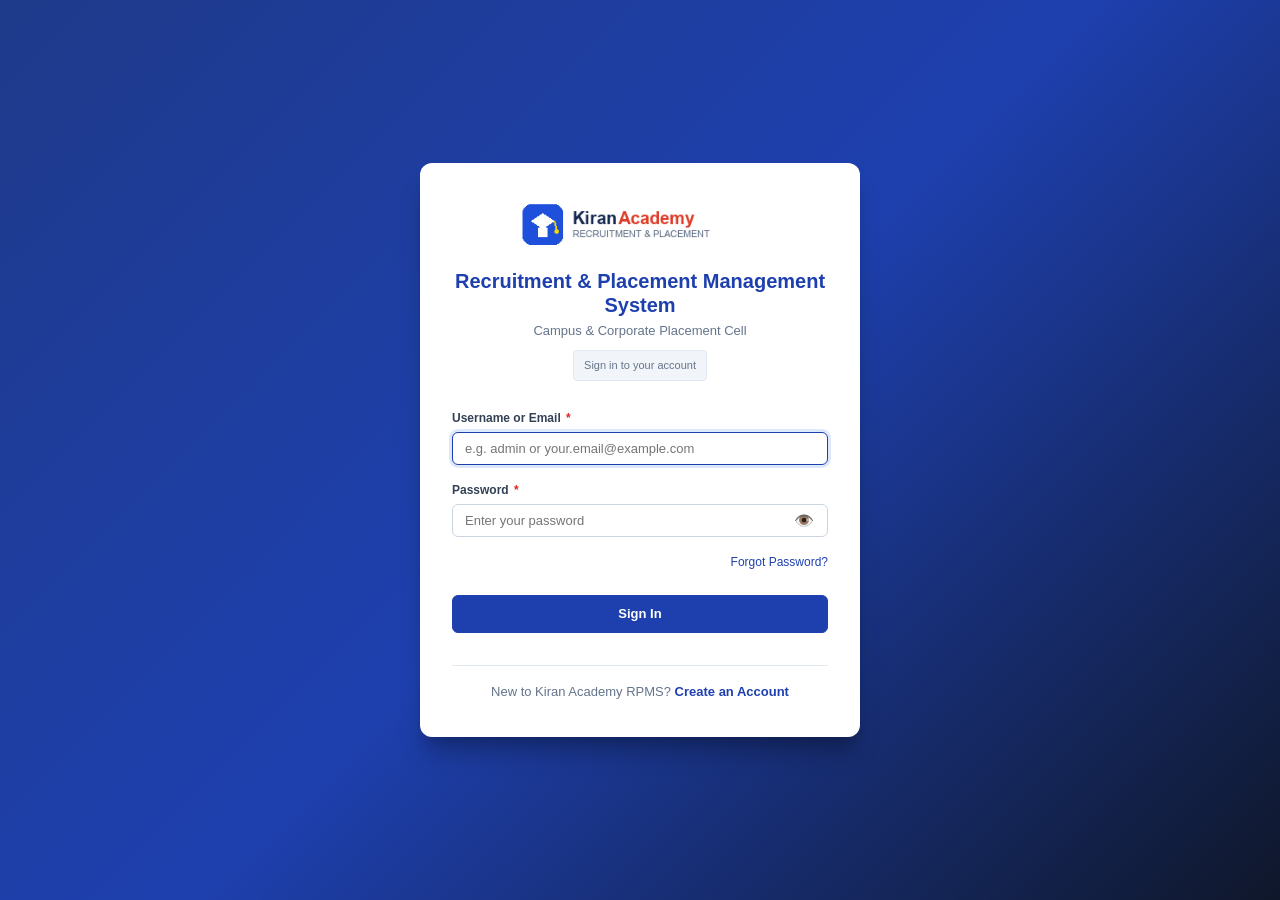
<file: recruitment-placement-ui/candidates.html>
<!DOCTYPE html>
<html lang="en">
<head>
  <meta charset="UTF-8">
  <meta name="viewport" content="width=device-width, initial-scale=1.0">
  <title>Candidate List - Recruitment &amp; Placement Management System</title>
  <link rel="stylesheet" href="css/style.css">
</head>
<body>
  <!-- Header -->
  <header class="app-header">
    <div class="header-brand">
      <img src="images/logo.png" alt="Logo" class="header-logo">
      <div class="header-title-wrap">
        <span class="header-system-title">Recruitment &amp; Placement Management System</span>
        <span class="header-system-subtitle">Campus &amp; Corporate Placement Cell</span>
      </div>
    </div>
    <div class="header-user">
      <div class="user-profile-badge">
        <div class="user-avatar-circle">RS</div>
        <div class="user-info">
          <span class="user-name">Rahul Sharma</span>
          <span class="user-role">Recruiter</span>
        </div>
      </div>
      <a href="login.html" class="header-logout-btn">Logout</a>
    </div>
  </header>

  <div class="app-body">
    <!-- Sidebar Navigation -->
    <aside class="app-sidebar">
      <div class="sidebar-nav">
        <div class="nav-section-title">Main Navigation</div>
        <ul class="nav-list">
          <li class="nav-item">
            <a href="dashboard.html" class="nav-link">
              <span class="nav-icon">📊</span>
              <span>Dashboard</span>
            </a>
          </li>
          <li class="nav-item">
            <a href="candidates.html" class="nav-link active">
              <span class="nav-icon">👥</span>
              <span>Candidates</span>
            </a>
          </li>
          <li class="nav-item">
            <a href="companies.html" class="nav-link">
              <span class="nav-icon">🏢</span>
              <span>Companies</span>
            </a>
          </li>
          <li class="nav-item">
            <a href="jobs.html" class="nav-link">
              <span class="nav-icon">💼</span>
              <span>Jobs</span>
            </a>
          </li>
          <li class="nav-item">
            <a href="applications.html" class="nav-link">
              <span class="nav-icon">📝</span>
              <span>Applications</span>
            </a>
          </li>
          <li class="nav-item">
            <a href="interviews.html" class="nav-link">
              <span class="nav-icon">📅</span>
              <span>Interviews</span>
            </a>
          </li>
          <li class="nav-item">
            <a href="placement-process.html" class="nav-link">
              <span class="nav-icon">🎯</span>
              <span>Placement Process</span>
            </a>
          </li>
          <li class="nav-item">
            <a href="reports.html" class="nav-link">
              <span class="nav-icon">📈</span>
              <span>Reports</span>
            </a>
          </li>
        </ul>
      </div>
      <div class="sidebar-footer">
        Kiran Academy &copy; 2026<br>Recruitment System
      </div>
    </aside>

    <!-- Main Content -->
    <main class="main-content">
      <div class="page-header-row">
        <div class="page-title-group">
          <div class="breadcrumb-bar">
            <a href="dashboard.html">Home</a>
            <span class="breadcrumb-separator">/</span>
            <span>Candidates</span>
          </div>
          <h2 class="page-title">Candidate List</h2>
        </div>
        <div class="page-actions">
          <a href="candidate-form.html" class="btn btn-primary">+ Add Candidate</a>
        </div>
      </div>

      <!-- Sample Display Data Notice -->
      <div style="background:#eff6ff; border:1px solid #bfdbfe; border-radius:6px; padding:10px 14px; margin-bottom:16px; font-size:13px; color:#1e40af;">
        <strong>Sample Display Data:</strong> CAN1001 | Rahul Patil | Java | BE | 2025 | ACTIVE
      </div>

      <!-- Filter Panel -->
      <div class="filter-panel">
        <h3 class="filter-title">Filter &amp; Search Candidates</h3>
        <form id="candidate-filter-form" onsubmit="return false;">
          <div class="filter-grid">
            <div class="form-group">
              <label for="filterCandidateId" class="form-label">Candidate ID</label>
              <input type="text" id="filterCandidateId" name="candidateId" class="form-control" placeholder="e.g. CAN1001 or KA2026001">
            </div>
            <div class="form-group">
              <label for="filterCandidateName" class="form-label">Candidate Name</label>
              <input type="text" id="filterCandidateName" name="candidateName" class="form-control" placeholder="Search by name">
            </div>
            <div class="form-group">
              <label for="filterMobile" class="form-label">Mobile</label>
              <input type="text" id="filterMobile" name="mobile" class="form-control" placeholder="10-digit number">
            </div>
            <div class="form-group">
              <label for="filterEmail" class="form-label">Email</label>
              <input type="text" id="filterEmail" name="email" class="form-control" placeholder="candidate@email.com">
            </div>
            <div class="form-group">
              <label for="filterTechnology" class="form-label">Technology</label>
              <select id="filterTechnology" name="technology" class="form-control">
                <option value="">All Technologies</option>
                <option value="Java">Java</option>
                <option value="Python">Python</option>
                <option value="Web Development">Web Development</option>
                <option value="Testing">Testing</option>
                <option value="Data Analytics">Data Analytics</option>
              </select>
            </div>
            <div class="form-group">
              <label for="filterPassingYear" class="form-label">Passing Year</label>
              <select id="filterPassingYear" name="passingYear" class="form-control">
                <option value="">All Years</option>
                <option value="2027">2027</option>
                <option value="2026">2026</option>
                <option value="2025">2025</option>
                <option value="2024">2024</option>
                <option value="2023">2023</option>
              </select>
            </div>
            <div class="form-group">
              <label for="filterQualification" class="form-label">Qualification</label>
              <select id="filterQualification" name="qualification" class="form-control">
                <option value="">All Qualifications</option>
                <option value="B.Tech">B.Tech</option>
                <option value="B.E.">B.E.</option>
                <option value="BE">BE</option>
                <option value="BTech">BTech</option>
                <option value="MCA">MCA</option>
                <option value="BSc">BSc</option>
              </select>
            </div>
            <div class="form-group">
              <label for="filterPlacementStatus" class="form-label">Placement Status</label>
              <select id="filterPlacementStatus" name="placementStatus" class="form-control">
                <option value="">All Statuses</option>
                <option value="NOT_PLACED">NOT_PLACED</option>
                <option value="PLACED">PLACED</option>
                <option value="ACTIVE">ACTIVE</option>
                <option value="IN_PROCESS">IN_PROCESS</option>
              </select>
            </div>
          </div>
          <div class="filter-actions">
            <button type="button" id="searchBtn" class="btn btn-primary">Search</button>
            <button type="button" id="resetBtn" class="btn btn-outline">Reset</button>
            <a href="candidate-form.html" class="btn btn-primary">Add Candidate</a>
          </div>
        </form>
      </div>

      <!-- Candidate Results Table -->
      <div class="table-responsive">
        <table class="data-table">
          <thead>
            <tr>
              <th>Candidate ID</th>
              <th>Candidate Name</th>
              <th>Mobile</th>
              <th>Email</th>
              <th>Technology</th>
              <th>Qualification</th>
              <th>Passing Year</th>
              <th>Placement Status</th>
              <th>Actions</th>
            </tr>
          </thead>
          <tbody id="candidates-tbody">
            <tr><td colspan="9" style="text-align:center;color:#64748b;">Loading candidate directory from database...</td></tr>
          </tbody>
        </table>
      </div>

      <!-- Pagination Controls -->
      <div class="pagination-wrapper">
        <span id="candidates-count-info">Showing candidate entries</span>
      </div>
    </main>
  </div>

  <script src="js/config.js"></script>
  <script src="js/api.js"></script>
  <script>
    async function loadCandidates() {
      const tbody = document.getElementById('candidates-tbody');
      tbody.innerHTML = '<tr><td colspan="9" style="text-align:center;color:#64748b;">Loading candidates...</td></tr>';

      const params = {
        candidateId: document.getElementById('filterCandidateId').value.trim(),
        name: document.getElementById('filterCandidateName').value.trim(),
        mobile: document.getElementById('filterMobile').value.trim(),
        email: document.getElementById('filterEmail').value.trim(),
        technology: document.getElementById('filterTechnology').value,
        passingYear: document.getElementById('filterPassingYear').value,
        qualification: document.getElementById('filterQualification').value,
        placementStatus: document.getElementById('filterPlacementStatus').value
      };

      try {
        const list = await Api.getCandidates(params);
        document.getElementById('candidates-count-info').textContent = `Showing ${list.length} candidate entries`;

        if (!list || list.length === 0) {
          tbody.innerHTML = '<tr><td colspan="9" style="text-align:center;color:#64748b;padding:20px;">No matching candidates found in database.</td></tr>';
          return;
        }

        tbody.innerHTML = list.map(c => {
          const status = c.placement_status || 'NOT_PLACED';
          const badgeClass = status.toUpperCase() === 'PLACED' ? 'badge-placed' : 'badge-active';
          return `
            <tr>
              <td><strong>${escapeHtml(c.candidate_code || c.candidate_id)}</strong></td>
              <td>${escapeHtml(c.full_name)}</td>
              <td>${escapeHtml(c.mobile || '-')}</td>
              <td>${escapeHtml(c.email || '-')}</td>
              <td>${escapeHtml(c.primary_technology || '-')}</td>
              <td>${escapeHtml(c.qualification || '-')}</td>
              <td>${escapeHtml(c.passing_year || '-')}</td>
              <td><span class="badge ${badgeClass}">${escapeHtml(status)}</span></td>
              <td>
                <div class="table-actions">
                  <a href="candidate-details.html?id=${c.candidate_id}" class="btn btn-outline btn-sm">View</a>
                  <a href="candidate-form.html?id=${c.candidate_id}" class="btn btn-outline btn-sm">Edit</a>
                </div>
              </td>
            </tr>
          `;
        }).join('');
      } catch (err) {
        console.error('Error fetching candidates:', err);
        tbody.innerHTML = `<tr><td colspan="9" style="text-align:center;color:#ef4444;padding:20px;">Failed to load candidate records: ${escapeHtml(err.message)}</td></tr>`;
        showNotification('Failed to load candidate records', 'error');
      }
    }

    document.getElementById('searchBtn').addEventListener('click', loadCandidates);
    document.getElementById('resetBtn').addEventListener('click', () => {
      document.getElementById('candidate-filter-form').reset();
      loadCandidates();
    });

    document.addEventListener('DOMContentLoaded', loadCandidates);
  </script>
</body>
</html>
</file>
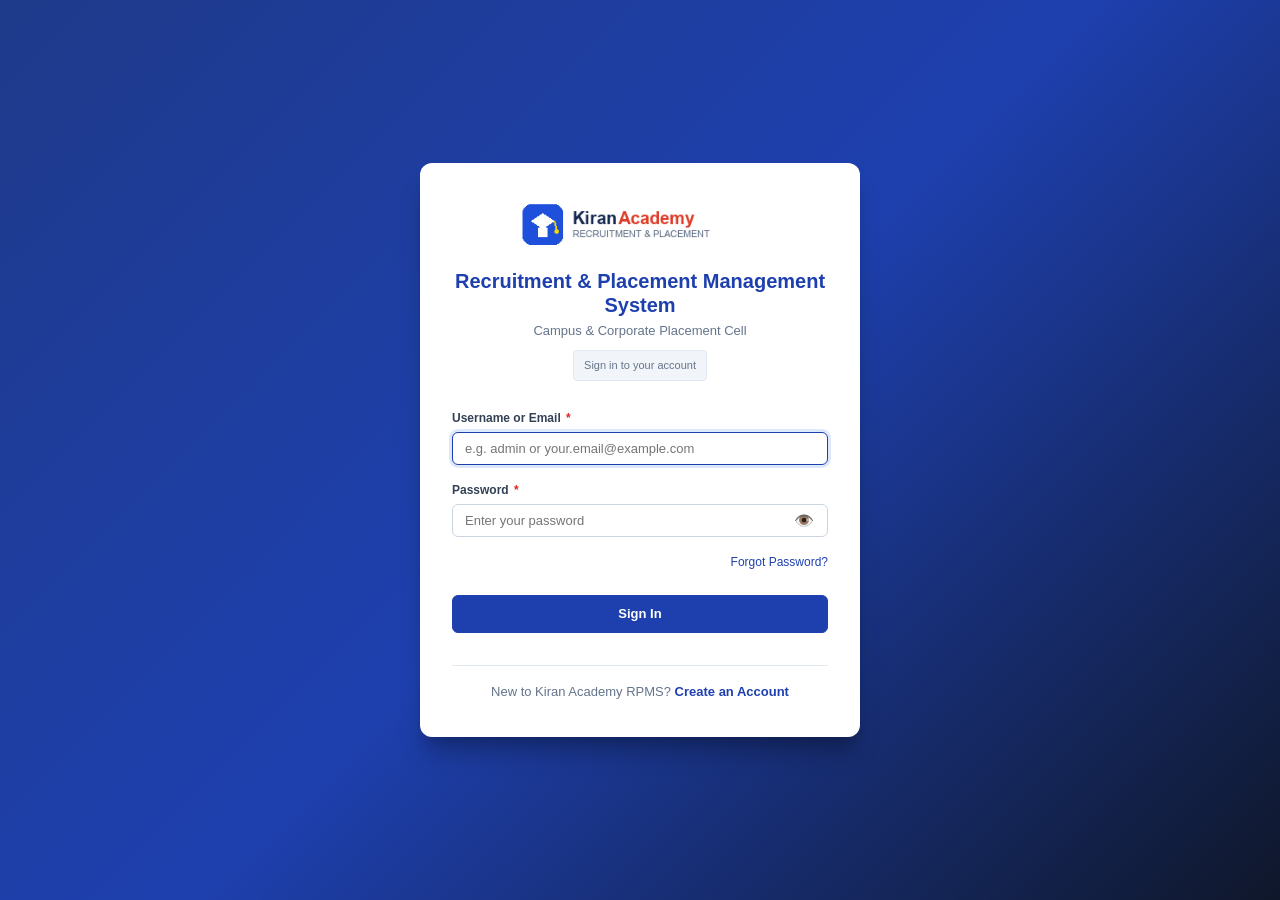
<file: recruitment-placement-ui/companies.html>
<!DOCTYPE html>
<html lang="en">
<head>
  <meta charset="UTF-8">
  <meta name="viewport" content="width=device-width, initial-scale=1.0">
  <title>Companies - Recruitment &amp; Placement Management System</title>
  <link rel="stylesheet" href="css/style.css">
</head>
<body>
  <!-- Header -->
  <header class="app-header">
    <div class="header-brand">
      <img src="images/logo.png" alt="Logo" class="header-logo">
      <div class="header-title-wrap">
        <span class="header-system-title">Recruitment &amp; Placement Management System</span>
        <span class="header-system-subtitle">Campus &amp; Corporate Placement Cell</span>
      </div>
    </div>
    <div class="header-user">
      <div class="user-profile-badge">
        <div class="user-avatar-circle">RS</div>
        <div class="user-info">
          <span class="user-name">Rahul Sharma</span>
          <span class="user-role">Recruiter</span>
        </div>
      </div>
      <a href="login.html" class="header-logout-btn">Logout</a>
    </div>
  </header>

  <div class="app-body">
    <!-- Sidebar Navigation -->
    <aside class="app-sidebar">
      <div class="sidebar-nav">
        <div class="nav-section-title">Main Navigation</div>
        <ul class="nav-list">
          <li class="nav-item">
            <a href="dashboard.html" class="nav-link">
              <span class="nav-icon">📊</span>
              <span>Dashboard</span>
            </a>
          </li>
          <li class="nav-item">
            <a href="candidates.html" class="nav-link">
              <span class="nav-icon">👥</span>
              <span>Candidates</span>
            </a>
          </li>
          <li class="nav-item">
            <a href="companies.html" class="nav-link active">
              <span class="nav-icon">🏢</span>
              <span>Companies</span>
            </a>
          </li>
          <li class="nav-item">
            <a href="jobs.html" class="nav-link">
              <span class="nav-icon">💼</span>
              <span>Jobs</span>
            </a>
          </li>
          <li class="nav-item">
            <a href="applications.html" class="nav-link">
              <span class="nav-icon">📝</span>
              <span>Applications</span>
            </a>
          </li>
          <li class="nav-item">
            <a href="interviews.html" class="nav-link">
              <span class="nav-icon">📅</span>
              <span>Interviews</span>
            </a>
          </li>
          <li class="nav-item">
            <a href="placement-process.html" class="nav-link">
              <span class="nav-icon">🎯</span>
              <span>Placement Process</span>
            </a>
          </li>
          <li class="nav-item">
            <a href="reports.html" class="nav-link">
              <span class="nav-icon">📈</span>
              <span>Reports</span>
            </a>
          </li>
        </ul>
      </div>
      <div class="sidebar-footer">
        Kiran Academy &copy; 2026<br>Recruitment System
      </div>
    </aside>

    <!-- Main Content -->
    <main class="main-content">
      <div class="page-header-row">
        <div class="page-title-group">
          <div class="breadcrumb-bar">
            <a href="dashboard.html">Home</a>
            <span class="breadcrumb-separator">/</span>
            <span>Companies</span>
          </div>
          <h2 class="page-title">Companies</h2>
        </div>
        <div class="page-actions">
          <a href="#companyFormCard" class="btn btn-primary">+ Add Company</a>
        </div>
      </div>

      <!-- Sample Display Data Notice -->
      <div style="background:#eff6ff; border:1px solid #bfdbfe; border-radius:6px; padding:10px 14px; margin-bottom:16px; font-size:13px; color:#1e40af;">
        <strong>Sample Display Data:</strong> COM101 | Infosys | IT Services | Pune | ACTIVE | 4 Open Jobs
      </div>

      <!-- Section: Company Search/Filter -->
      <div class="filter-panel">
        <h3 class="filter-title">Company search/filter</h3>
        <form id="companyFilterForm" onsubmit="return false;">
          <div class="filter-grid">
            <div class="form-group">
              <label for="companySearchName" class="form-label">Company Name</label>
              <input type="text" id="companySearchName" name="companyName" class="form-control" placeholder="Search company">
            </div>
            <div class="form-group">
              <label for="companySearchIndustry" class="form-label">Industry</label>
              <input type="text" id="companySearchIndustry" name="industry" class="form-control" placeholder="Search industry">
            </div>
            <div class="form-group">
              <label for="companySearchLocation" class="form-label">Location</label>
              <input type="text" id="companySearchLocation" name="location" class="form-control" placeholder="e.g. Pune, Mumbai">
            </div>
            <div class="form-group">
              <label for="companySearchStatus" class="form-label">Status</label>
              <select id="companySearchStatus" name="status" class="form-control">
                <option value="">All Statuses</option>
                <option value="ACTIVE">ACTIVE</option>
                <option value="INACTIVE">INACTIVE</option>
              </select>
            </div>
          </div>
          <div class="filter-actions">
            <button type="button" id="searchCompanyBtn" class="btn btn-primary">Search</button>
            <button type="button" id="resetCompanyBtn" class="btn btn-outline">Reset</button>
            <a href="#companyFormCard" class="btn btn-primary">Add Company</a>
          </div>
        </form>
      </div>

      <!-- Section: Company form or modal prototype -->
      <div class="card" id="companyFormCard">
        <div class="card-header">
          <div>
            <h3 id="compFormTitle" class="card-title">Company Master Registration / Update</h3>
            <p class="card-subtitle">Maintain employer and corporate partner records</p>
          </div>
          <span class="badge badge-active">COMPANY MASTER</span>
        </div>
        <div class="card-body">
          <form id="companyForm" onsubmit="return false;">
            <input type="hidden" id="companyIdField">
            <div class="form-grid-3">
              <div class="form-group">
                <label for="compName" class="form-label">Company Name <span class="req">*</span></label>
                <input type="text" id="compName" name="compName" class="form-control" placeholder="Enter company name" required>
              </div>
              <div class="form-group">
                <label for="compIndustry" class="form-label">Industry <span class="req">*</span></label>
                <input type="text" id="compIndustry" name="compIndustry" class="form-control" placeholder="e.g. IT Services, Fintech" required>
              </div>
              <div class="form-group">
                <label for="compWebsite" class="form-label">Website</label>
                <input type="url" id="compWebsite" name="compWebsite" class="form-control" placeholder="https://www.company.com">
              </div>
            </div>

            <div class="form-grid-3" style="margin-top: 14px;">
              <div class="form-group">
                <label for="compLocation" class="form-label">Headquarters / Location <span class="req">*</span></label>
                <input type="text" id="compLocation" name="compLocation" class="form-control" placeholder="e.g. Pune, Mumbai" required>
              </div>
              <div class="form-group">
                <label for="compContactPerson" class="form-label">HR / Contact Person</label>
                <input type="text" id="compContactPerson" name="compContactPerson" class="form-control" placeholder="Contact person name">
              </div>
              <div class="form-group">
                <label for="compStatus" class="form-label">Status <span class="req">*</span></label>
                <select id="compStatus" name="compStatus" class="form-control" required>
                  <option value="ACTIVE" selected>ACTIVE</option>
                  <option value="INACTIVE">INACTIVE</option>
                </select>
              </div>
            </div>

            <div class="form-grid-3" style="margin-top: 14px;">
              <div class="form-group">
                <label for="compContactEmail" class="form-label">HR / Contact Email</label>
                <input type="email" id="compContactEmail" name="compContactEmail" class="form-control" placeholder="hr@company.com">
              </div>
              <div class="form-group">
                <label for="compContactPhone" class="form-label">Contact Phone</label>
                <input type="tel" id="compContactPhone" name="compContactPhone" class="form-control" placeholder="Contact phone number">
              </div>
              <div class="form-group">
                <label for="compDescription" class="form-label">Company Description</label>
                <input type="text" id="compDescription" name="compDescription" class="form-control" placeholder="Brief company summary">
              </div>
            </div>

            <div class="filter-actions" style="margin-top: 20px;">
              <button type="submit" id="saveCompanyBtn" class="btn btn-primary">Save Company</button>
              <button type="button" id="cancelCompanyEditBtn" class="btn btn-outline" style="display:none;">Cancel Edit</button>
            </div>
          </form>
        </div>
      </div>

      <!-- Section: Company list table -->
      <div class="card">
        <div class="card-header">
          <div>
            <h3 class="card-title">Company List</h3>
            <p class="card-subtitle">Registered corporate recruitment partners in MySQL</p>
          </div>
          <span id="companyCountBadge" style="font-size:12px; color:#64748b;">Loading...</span>
        </div>
        <div class="table-responsive">
          <table class="data-table">
            <thead>
              <tr>
                <th>Company ID</th>
                <th>Company Name</th>
                <th>Industry</th>
                <th>Headquarters</th>
                <th>Contact Person</th>
                <th>Contact Email</th>
                <th>Status</th>
                <th>Open Jobs</th>
                <th>Actions</th>
              </tr>
            </thead>
            <tbody id="companiesTbody">
              <tr><td colspan="9" style="text-align:center;color:#64748b;">Loading companies...</td></tr>
            </tbody>
          </table>
        </div>
      </div>

    </main>
  </div>

  <script src="js/config.js"></script>
  <script src="js/api.js"></script>
  <script>
    let currentEditingCompanyId = null;

    async function loadCompanies() {
      const tbody = document.getElementById('companiesTbody');
      tbody.innerHTML = '<tr><td colspan="9" style="text-align:center;color:#64748b;">Loading companies...</td></tr>';

      const params = {
        name: document.getElementById('companySearchName').value.trim(),
        industry: document.getElementById('companySearchIndustry').value.trim(),
        location: document.getElementById('companySearchLocation').value.trim(),
        status: document.getElementById('companySearchStatus').value
      };

      try {
        const list = await Api.getCompanies(params);
        document.getElementById('companyCountBadge').textContent = `Showing ${list.length} Companies`;

        if (!list || list.length === 0) {
          tbody.innerHTML = '<tr><td colspan="9" style="text-align:center;color:#64748b;padding:20px;">No companies found in database.</td></tr>';
          return;
        }

        tbody.innerHTML = list.map(c => `
          <tr>
            <td><strong>COM-${escapeHtml(c.company_id)}</strong></td>
            <td>
              <strong>${escapeHtml(c.company_name)}</strong>
              ${c.website ? `<br><span style="font-size:11px;color:#64748b;"><a href="${escapeHtml(c.website)}" target="_blank">${escapeHtml(c.website.replace('https://','').replace('http://',''))}</a></span>` : ''}
            </td>
            <td>${escapeHtml(c.industry || '-')}</td>
            <td>${escapeHtml(c.headquarters || '-')}</td>
            <td>${escapeHtml(c.contact_person || '-')}</td>
            <td>${escapeHtml(c.contact_email || '-')}</td>
            <td><span class="badge ${c.status === 'ACTIVE' ? 'badge-active' : 'badge-inactive'}">${escapeHtml(c.status || 'ACTIVE')}</span></td>
            <td><a href="jobs.html?companyId=${c.company_id}" class="btn btn-outline btn-sm">${c.total_jobs || 0} Open Jobs</a></td>
            <td>
              <div class="table-actions">
                <button type="button" onclick="editCompany(${c.company_id})" class="btn btn-outline btn-sm">Edit</button>
                <a href="jobs.html?companyId=${c.company_id}" class="btn btn-primary btn-sm">View Jobs</a>
              </div>
            </td>
          </tr>
        `).join('');
      } catch (err) {
        console.error('Error fetching companies:', err);
        tbody.innerHTML = `<tr><td colspan="9" style="text-align:center;color:#ef4444;padding:20px;">Failed to load companies: ${escapeHtml(err.message)}</td></tr>`;
        showNotification('Failed to load companies: ' + err.message, 'error');
      }
    }

    async function editCompany(id) {
      try {
        const c = await Api.getCompanyById(id);
        currentEditingCompanyId = id;
        document.getElementById('companyIdField').value = id;
        document.getElementById('compName').value = c.company_name || '';
        document.getElementById('compIndustry').value = c.industry || '';
        document.getElementById('compWebsite').value = c.website || '';
        document.getElementById('compLocation').value = c.headquarters || '';
        document.getElementById('compContactPerson').value = c.contact_person || '';
        document.getElementById('compContactEmail').value = c.contact_email || '';
        document.getElementById('compContactPhone').value = c.contact_phone || '';
        document.getElementById('compDescription').value = c.company_description || '';
        document.getElementById('compStatus').value = c.status || 'ACTIVE';

        document.getElementById('compFormTitle').textContent = `Update Company: ${c.company_name}`;
        document.getElementById('saveCompanyBtn').textContent = 'Update Company';
        document.getElementById('cancelCompanyEditBtn').style.display = 'inline-block';

        document.getElementById('companyFormCard').scrollIntoView({ behavior: 'smooth' });
      } catch (err) {
        console.error('Error loading company for edit:', err);
        showNotification('Failed to load company details: ' + err.message, 'error');
      }
    }

    function resetCompanyForm() {
      currentEditingCompanyId = null;
      document.getElementById('companyForm').reset();
      document.getElementById('companyIdField').value = '';
      document.getElementById('compFormTitle').textContent = 'Company Master Registration / Update';
      document.getElementById('saveCompanyBtn').textContent = 'Save Company';
      document.getElementById('cancelCompanyEditBtn').style.display = 'none';
    }

    document.getElementById('companyForm').addEventListener('submit', async function(e) {
      e.preventDefault();
      const compName = document.getElementById('compName').value.trim();
      const compIndustry = document.getElementById('compIndustry').value.trim();
      const compLocation = document.getElementById('compLocation').value.trim();

      if (!compName) {
        showNotification('Company name is required.', 'error');
        return;
      }

      const payload = {
        companyName: compName,
        industry: compIndustry,
        website: document.getElementById('compWebsite').value.trim(),
        headquarters: compLocation,
        contactPerson: document.getElementById('compContactPerson').value.trim(),
        contactEmail: document.getElementById('compContactEmail').value.trim(),
        contactPhone: document.getElementById('compContactPhone').value.trim(),
        companyDescription: document.getElementById('compDescription').value.trim(),
        status: document.getElementById('compStatus').value
      };

      const btn = document.getElementById('saveCompanyBtn');
      btn.disabled = true;

      try {
        if (currentEditingCompanyId) {
          await Api.updateCompany(currentEditingCompanyId, payload);
          showNotification('Company updated successfully!', 'success');
        } else {
          await Api.createCompany(payload);
          showNotification('Company registered successfully in database!', 'success');
        }
        resetCompanyForm();
        loadCompanies();
      } catch (err) {
        console.error('Error saving company:', err);
        showNotification('Failed to save company: ' + err.message, 'error');
      } finally {
        btn.disabled = false;
      }
    });

    document.getElementById('cancelCompanyEditBtn').addEventListener('click', resetCompanyForm);
    document.getElementById('searchCompanyBtn').addEventListener('click', loadCompanies);
    document.getElementById('resetCompanyBtn').addEventListener('click', () => {
      document.getElementById('companyFilterForm').reset();
      loadCompanies();
    });

    document.addEventListener('DOMContentLoaded', loadCompanies);
  </script>
</body>
</html>
</file>
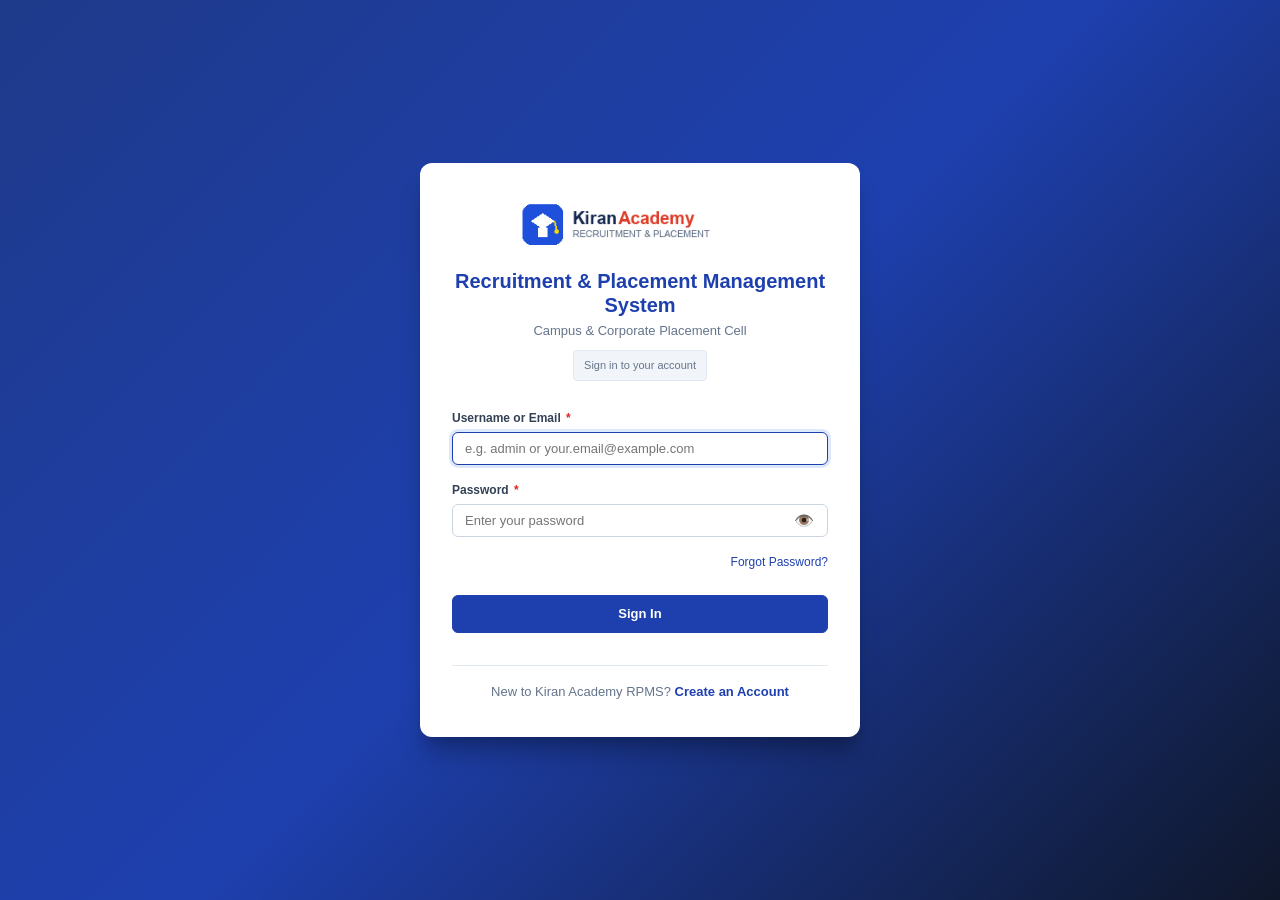
<file: recruitment-placement-ui/dashboard.html>
<!DOCTYPE html>
<html lang="en">
<head>
  <meta charset="UTF-8">
  <meta name="viewport" content="width=device-width, initial-scale=1.0">
  <title>Dashboard - Recruitment &amp; Placement Management System</title>
  <link rel="stylesheet" href="css/style.css">
</head>
<body>
  <!-- Header -->
  <header class="app-header">
    <div class="header-brand">
      <img src="images/logo.png" alt="Logo" class="header-logo">
      <div class="header-title-wrap">
        <span class="header-system-title">Recruitment &amp; Placement Management System</span>
        <span class="header-system-subtitle">Campus &amp; Corporate Placement Cell</span>
      </div>
    </div>
    <div class="header-user">
      <div class="user-profile-badge">
        <div class="user-avatar-circle">RS</div>
        <div class="user-info">
          <span class="user-name">Rahul Sharma</span>
          <span class="user-role">Recruiter</span>
        </div>
      </div>
      <a href="login.html" class="header-logout-btn">Logout</a>
    </div>
  </header>

  <div class="app-body">
    <!-- Sidebar Navigation -->
    <aside class="app-sidebar">
      <div class="sidebar-nav">
        <div class="nav-section-title">Main Navigation</div>
        <ul class="nav-list">
          <li class="nav-item">
            <a href="dashboard.html" class="nav-link active">
              <span class="nav-icon">📊</span>
              <span>Dashboard</span>
            </a>
          </li>
          <li class="nav-item">
            <a href="candidates.html" class="nav-link">
              <span class="nav-icon">👥</span>
              <span>Candidates</span>
            </a>
          </li>
          <li class="nav-item">
            <a href="companies.html" class="nav-link">
              <span class="nav-icon">🏢</span>
              <span>Companies</span>
            </a>
          </li>
          <li class="nav-item">
            <a href="jobs.html" class="nav-link">
              <span class="nav-icon">💼</span>
              <span>Jobs</span>
            </a>
          </li>
          <li class="nav-item">
            <a href="applications.html" class="nav-link">
              <span class="nav-icon">📝</span>
              <span>Applications</span>
            </a>
          </li>
          <li class="nav-item">
            <a href="interviews.html" class="nav-link">
              <span class="nav-icon">📅</span>
              <span>Interviews</span>
            </a>
          </li>
          <li class="nav-item">
            <a href="placement-process.html" class="nav-link">
              <span class="nav-icon">🎯</span>
              <span>Placement Process</span>
            </a>
          </li>
          <li class="nav-item">
            <a href="reports.html" class="nav-link">
              <span class="nav-icon">📈</span>
              <span>Reports</span>
            </a>
          </li>
        </ul>
      </div>
      <div class="sidebar-footer">
        Kiran Academy &copy; 2026<br>Recruitment System
      </div>
    </aside>

    <!-- Main Content -->
    <main class="main-content">
      <div class="page-header-row">
        <div class="page-title-group">
          <div class="breadcrumb-bar">
            <span>Home</span>
            <span class="breadcrumb-separator">/</span>
            <span>Dashboard</span>
          </div>
          <h2 class="page-title">Dashboard</h2>
        </div>
      </div>

      <!-- Sample Display Data Notice -->
      <div style="background:#eff6ff; border:1px solid #bfdbfe; border-radius:6px; padding:10px 14px; margin-bottom:16px; font-size:13px; color:#1e40af;">
        <strong>Sample Display Data:</strong> Total Candidates 2,450 | Open Jobs 28 | Interviews Today 14 | Placed 685
      </div>

      <!-- Quick Actions -->
      <div class="quick-actions-bar">
        <span class="quick-actions-title">Quick Actions:</span>
        <a href="candidates.html" class="btn btn-primary btn-sm">View Candidates</a>
        <a href="jobs.html" class="btn btn-outline btn-sm">View Open Jobs</a>
        <a href="interviews.html" class="btn btn-outline btn-sm">View Interviews</a>
        <a href="reports.html" class="btn btn-outline btn-sm">View Reports</a>
      </div>

      <!-- Summary Cards (8 metrics required by PDF) -->
      <div class="stats-grid-8">
        <div class="stat-card">
          <span class="stat-title">Total Candidates</span>
          <span id="kpi-total-candidates" class="stat-value">...</span>
          <span class="stat-sub">Enrolled student base</span>
        </div>
        <div class="stat-card">
          <span class="stat-title">Active Candidates</span>
          <span id="kpi-active-candidates" class="stat-value">...</span>
          <span class="stat-sub">Ready for placement</span>
        </div>
        <div class="stat-card">
          <span class="stat-title">Companies</span>
          <span id="kpi-total-companies" class="stat-value">...</span>
          <span class="stat-sub">Registered employers</span>
        </div>
        <div class="stat-card stat-success">
          <span class="stat-title">Open Jobs</span>
          <span id="kpi-open-jobs" class="stat-value">...</span>
          <span class="stat-sub">Active requirements</span>
        </div>
        <div class="stat-card">
          <span class="stat-title">Applications</span>
          <span id="kpi-total-applications" class="stat-value">...</span>
          <span class="stat-sub">Total submissions</span>
        </div>
        <div class="stat-card stat-warning">
          <span class="stat-title">Interviews</span>
          <span id="kpi-interviews-today" class="stat-value">...</span>
          <span class="stat-sub">Interviews Today</span>
        </div>
        <div class="stat-card stat-purple">
          <span class="stat-title">Selected</span>
          <span id="kpi-selected" class="stat-value">...</span>
          <span class="stat-sub">Cleared assessments</span>
        </div>
        <div class="stat-card stat-success">
          <span class="stat-title">Placed</span>
          <span id="kpi-placed" class="stat-value">...</span>
          <span class="stat-sub">Successfully onboarded</span>
        </div>
      </div>

      <!-- Required Section: Recruitment Funnel -->
      <div class="card">
        <div class="card-header">
          <div>
            <h3 class="card-title">Recruitment Funnel</h3>
            <p class="card-subtitle">End-to-end recruitment pipeline conversion</p>
          </div>
          <a href="reports.html" class="btn btn-outline btn-sm">View Funnel Report</a>
        </div>
        <div class="card-body">
          <div class="funnel-container">
            <div class="funnel-bar-item">
              <span class="funnel-label">Total Candidates</span>
              <div class="funnel-track">
                <div class="funnel-fill" style="width: 100%;">100%</div>
              </div>
              <span id="funnel-cand-count" class="funnel-count">0</span>
            </div>
            <div class="funnel-bar-item">
              <span class="funnel-label">Applications</span>
              <div class="funnel-track">
                <div id="funnel-apps-fill" class="funnel-fill" style="width: 0%;">0%</div>
              </div>
              <span id="funnel-apps-count" class="funnel-count">0</span>
            </div>
            <div class="funnel-bar-item">
              <span class="funnel-label">Shortlisted</span>
              <div class="funnel-track">
                <div id="funnel-short-fill" class="funnel-fill" style="width: 0%;">0%</div>
              </div>
              <span id="funnel-short-count" class="funnel-count">0</span>
            </div>
            <div class="funnel-bar-item">
              <span class="funnel-label">Interviews</span>
              <div class="funnel-track">
                <div id="funnel-int-fill" class="funnel-fill" style="width: 0%;">0%</div>
              </div>
              <span id="funnel-int-count" class="funnel-count">0</span>
            </div>
            <div class="funnel-bar-item">
              <span class="funnel-label">Selected</span>
              <div class="funnel-track">
                <div id="funnel-sel-fill" class="funnel-fill" style="width: 0%;">0%</div>
              </div>
              <span id="funnel-sel-count" class="funnel-count">0</span>
            </div>
            <div class="funnel-bar-item">
              <span class="funnel-label">Placed</span>
              <div class="funnel-track">
                <div id="funnel-placed-fill" class="funnel-fill" style="width: 0%;">0%</div>
              </div>
              <span id="funnel-placed-count" class="funnel-count">0</span>
            </div>
          </div>
        </div>
      </div>

      <!-- Required Section: Upcoming Interviews & Recent Job Openings -->
      <div class="reports-grid">
        <!-- Upcoming Interviews -->
        <div class="card">
          <div class="card-header">
            <div>
              <h3 class="card-title">Upcoming Interviews</h3>
              <p class="card-subtitle">Scheduled candidate assessments</p>
            </div>
            <a href="interviews.html" class="btn btn-outline btn-sm">View Interviews</a>
          </div>
          <div class="table-responsive">
            <table class="data-table">
              <thead>
                <tr>
                  <th>Candidate</th>
                  <th>Company</th>
                  <th>Round</th>
                  <th>Time / Mode</th>
                  <th>Status</th>
                </tr>
              </thead>
              <tbody id="tbody-upcoming-interviews">
                <tr><td colspan="5" style="text-align:center;color:#64748b;">Loading interviews...</td></tr>
              </tbody>
            </table>
          </div>
        </div>

        <!-- Recent Job Openings -->
        <div class="card">
          <div class="card-header">
            <div>
              <h3 class="card-title">Recent Job Openings</h3>
              <p class="card-subtitle">Active employer mandates and criteria</p>
            </div>
            <a href="jobs.html" class="btn btn-outline btn-sm">View Open Jobs</a>
          </div>
          <div class="table-responsive">
            <table class="data-table">
              <thead>
                <tr>
                  <th>Job Code</th>
                  <th>Company &amp; Role</th>
                  <th>Openings</th>
                  <th>Location</th>
                  <th>Status</th>
                </tr>
              </thead>
              <tbody id="tbody-recent-jobs">
                <tr><td colspan="5" style="text-align:center;color:#64748b;">Loading jobs...</td></tr>
              </tbody>
            </table>
          </div>
        </div>
      </div>

      <!-- Required Section: Recent Placements -->
      <div class="card">
        <div class="card-header">
          <div>
            <h3 class="card-title">Recent Placements</h3>
            <p class="card-subtitle">Candidates successfully placed across partner employers</p>
          </div>
          <a href="placement-process.html" class="btn btn-outline btn-sm">Placement Process</a>
        </div>
        <div class="table-responsive">
          <table class="data-table">
            <thead>
              <tr>
                <th>Candidate ID</th>
                <th>Candidate Name</th>
                <th>Company</th>
                <th>Designation</th>
                <th>Package</th>
                <th>Joining Date</th>
                <th>Status</th>
              </tr>
            </thead>
            <tbody id="tbody-recent-placements">
              <tr><td colspan="7" style="text-align:center;color:#64748b;">Loading placements...</td></tr>
            </tbody>
          </table>
        </div>
      </div>

    </main>
  </div>

  <script src="js/config.js"></script>
  <script src="js/api.js"></script>
  <script>
    async function loadDashboard() {
      try {
        const stats = await Api.getDashboardStats();
        document.getElementById('kpi-total-candidates').textContent = Number(stats.totalCandidates || 0).toLocaleString();
        document.getElementById('kpi-active-candidates').textContent = Number(stats.activeCandidates || 0).toLocaleString();
        document.getElementById('kpi-total-companies').textContent = Number(stats.totalCompanies || 0).toLocaleString();
        document.getElementById('kpi-open-jobs').textContent = Number(stats.openJobs || 0).toLocaleString();
        document.getElementById('kpi-total-applications').textContent = Number(stats.totalApplications || 0).toLocaleString();
        document.getElementById('kpi-interviews-today').textContent = Number(stats.interviewsToday || 0).toLocaleString();
        document.getElementById('kpi-selected').textContent = Number(stats.selectedCandidates || 0).toLocaleString();
        document.getElementById('kpi-placed').textContent = Number(stats.placedCandidates || 0).toLocaleString();

        // Render upcoming interviews
        const intTbody = document.getElementById('tbody-upcoming-interviews');
        if (stats.upcomingInterviews && stats.upcomingInterviews.length > 0) {
          intTbody.innerHTML = stats.upcomingInterviews.map(i => `
            <tr>
              <td><strong>${escapeHtml(i.candidate_name)}</strong></td>
              <td>${escapeHtml(i.company_name)}</td>
              <td>${escapeHtml(i.round_name)}</td>
              <td>${escapeHtml(i.scheduled_at ? new Date(i.scheduled_at).toLocaleTimeString([], {hour: '2-digit', minute:'2-digit'}) : 'TBD')}<br><span style="font-size:11px;color:#64748b;">${escapeHtml(i.interview_mode)}</span></td>
              <td><span class="badge badge-scheduled">${escapeHtml(i.round_status)}</span></td>
            </tr>
          `).join('');
        } else {
          intTbody.innerHTML = '<tr><td colspan="5" style="text-align:center;color:#64748b;">No scheduled interviews found.</td></tr>';
        }

        // Render recent jobs
        const jobsTbody = document.getElementById('tbody-recent-jobs');
        if (stats.recentJobs && stats.recentJobs.length > 0) {
          jobsTbody.innerHTML = stats.recentJobs.map(j => `
            <tr>
              <td><strong>JOB-${escapeHtml(j.job_id)}</strong></td>
              <td>${escapeHtml(j.company_name)}<br><span style="font-size:11px;color:#64748b;">${escapeHtml(j.job_title)}</span></td>
              <td>${escapeHtml(j.openings)}</td>
              <td>${escapeHtml(j.work_location || 'N/A')}</td>
              <td><span class="badge badge-open">${escapeHtml(j.job_status)}</span></td>
            </tr>
          `).join('');
        } else {
          jobsTbody.innerHTML = '<tr><td colspan="5" style="text-align:center;color:#64748b;">No job openings recorded.</td></tr>';
        }

        // Render recent placements
        const plTbody = document.getElementById('tbody-recent-placements');
        if (stats.recentPlacements && stats.recentPlacements.length > 0) {
          plTbody.innerHTML = stats.recentPlacements.map(p => `
            <tr>
              <td>${escapeHtml(p.candidate_code || p.placement_id)}</td>
              <td><strong>${escapeHtml(p.candidate_name)}</strong></td>
              <td>${escapeHtml(p.company_name)}</td>
              <td>${escapeHtml(p.job_title)}</td>
              <td>₹${Number(p.salary || 0).toLocaleString()}</td>
              <td>${escapeHtml(p.joining_date || 'TBD')}</td>
              <td><span class="badge badge-placed">${escapeHtml(p.placement_status)}</span></td>
            </tr>
          `).join('');
        } else {
          plTbody.innerHTML = '<tr><td colspan="7" style="text-align:center;color:#64748b;">No recent placements recorded.</td></tr>';
        }

        // Load funnel
        const funnel = await Api.getDashboardFunnel();
        document.getElementById('funnel-cand-count').textContent = Number(funnel.totalCandidates || 0).toLocaleString();
        document.getElementById('funnel-apps-count').textContent = Number(funnel.applications || 0).toLocaleString();
        document.getElementById('funnel-short-count').textContent = Number(funnel.shortlisted || 0).toLocaleString();
        document.getElementById('funnel-int-count').textContent = Number(funnel.interviews || 0).toLocaleString();
        document.getElementById('funnel-sel-count').textContent = Number(funnel.selected || 0).toLocaleString();
        document.getElementById('funnel-placed-count').textContent = Number(funnel.placed || 0).toLocaleString();

        document.getElementById('funnel-apps-fill').style.width = `${funnel.applicationsPct || 0}%`;
        document.getElementById('funnel-apps-fill').textContent = `${funnel.applicationsPct || 0}%`;
        document.getElementById('funnel-short-fill').style.width = `${funnel.shortlistedPct || 0}%`;
        document.getElementById('funnel-short-fill').textContent = `${funnel.shortlistedPct || 0}%`;
        document.getElementById('funnel-int-fill').style.width = `${funnel.interviewsPct || 0}%`;
        document.getElementById('funnel-int-fill').textContent = `${funnel.interviewsPct || 0}%`;
        document.getElementById('funnel-sel-fill').style.width = `${funnel.selectedPct || 0}%`;
        document.getElementById('funnel-sel-fill').textContent = `${funnel.selectedPct || 0}%`;
        document.getElementById('funnel-placed-fill').style.width = `${funnel.placedPct || 0}%`;
        document.getElementById('funnel-placed-fill').textContent = `${funnel.placedPct || 0}%`;

      } catch (err) {
        console.error('Error loading dashboard data:', err);
        showNotification('Unable to connect to backend: ' + err.message, 'error');
      }
    }

    document.addEventListener('DOMContentLoaded', loadDashboard);
  </script>
</body>
</html>
</file>
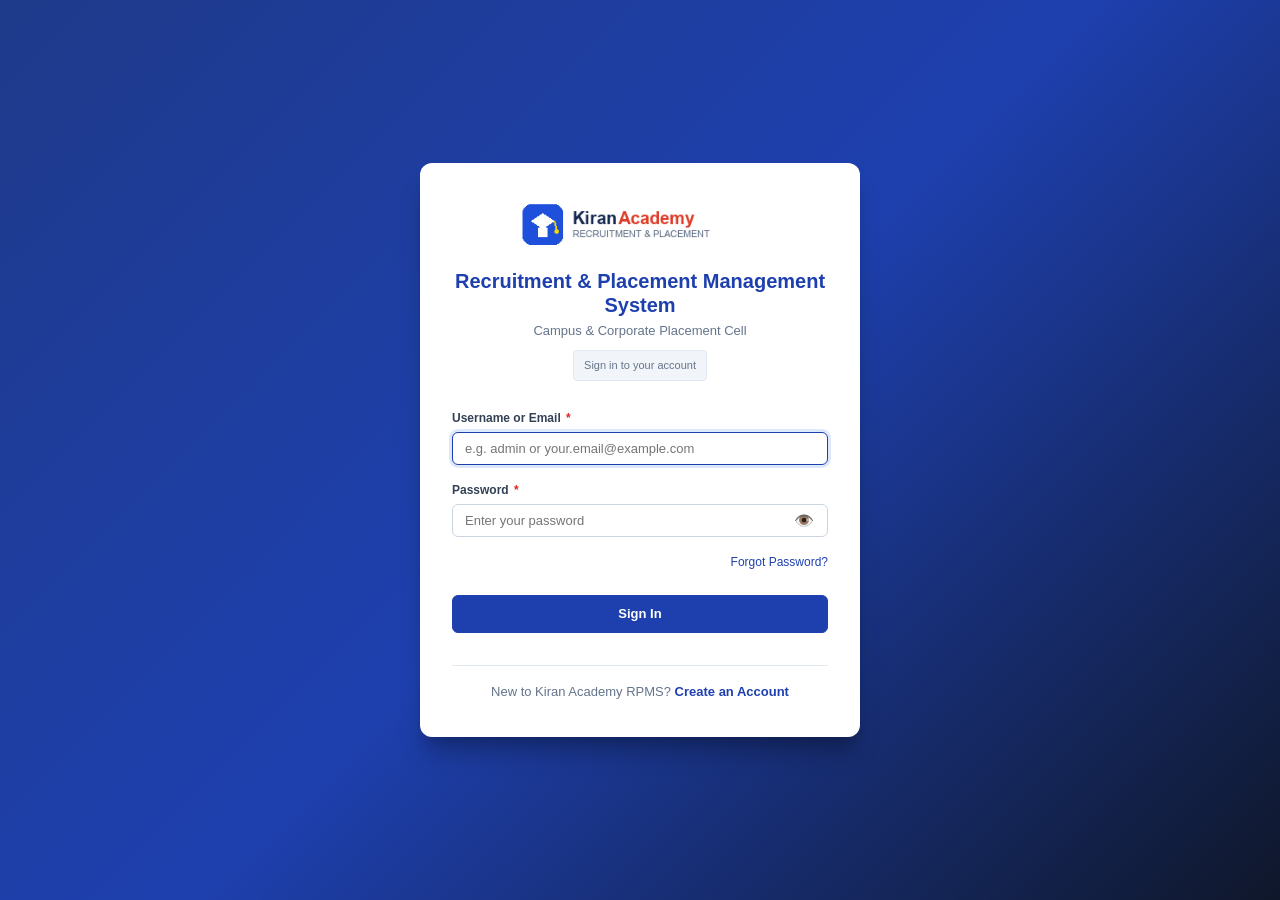
<file: recruitment-placement-ui/interviews.html>
<!DOCTYPE html>
<html lang="en">
<head>
  <meta charset="UTF-8">
  <meta name="viewport" content="width=device-width, initial-scale=1.0">
  <title>Interviews - Recruitment &amp; Placement Management System</title>
  <link rel="stylesheet" href="css/style.css">
</head>
<body>
  <!-- Header -->
  <header class="app-header">
    <div class="header-brand">
      <img src="images/logo.png" alt="Logo" class="header-logo">
      <div class="header-title-wrap">
        <span class="header-system-title">Recruitment &amp; Placement Management System</span>
        <span class="header-system-subtitle">Campus &amp; Corporate Placement Cell</span>
      </div>
    </div>
    <div class="header-user">
      <div class="user-profile-badge">
        <div class="user-avatar-circle">RS</div>
        <div class="user-info">
          <span class="user-name">Rahul Sharma</span>
          <span class="user-role">Recruiter</span>
        </div>
      </div>
      <a href="login.html" class="header-logout-btn">Logout</a>
    </div>
  </header>

  <div class="app-body">
    <!-- Sidebar Navigation -->
    <aside class="app-sidebar">
      <div class="sidebar-nav">
        <div class="nav-section-title">Main Navigation</div>
        <ul class="nav-list">
          <li class="nav-item">
            <a href="dashboard.html" class="nav-link">
              <span class="nav-icon">📊</span>
              <span>Dashboard</span>
            </a>
          </li>
          <li class="nav-item">
            <a href="candidates.html" class="nav-link">
              <span class="nav-icon">👥</span>
              <span>Candidates</span>
            </a>
          </li>
          <li class="nav-item">
            <a href="companies.html" class="nav-link">
              <span class="nav-icon">🏢</span>
              <span>Companies</span>
            </a>
          </li>
          <li class="nav-item">
            <a href="jobs.html" class="nav-link">
              <span class="nav-icon">💼</span>
              <span>Jobs</span>
            </a>
          </li>
          <li class="nav-item">
            <a href="applications.html" class="nav-link">
              <span class="nav-icon">📝</span>
              <span>Applications</span>
            </a>
          </li>
          <li class="nav-item">
            <a href="interviews.html" class="nav-link active">
              <span class="nav-icon">📅</span>
              <span>Interviews</span>
            </a>
          </li>
          <li class="nav-item">
            <a href="placement-process.html" class="nav-link">
              <span class="nav-icon">🎯</span>
              <span>Placement Process</span>
            </a>
          </li>
          <li class="nav-item">
            <a href="reports.html" class="nav-link">
              <span class="nav-icon">📈</span>
              <span>Reports</span>
            </a>
          </li>
        </ul>
      </div>
      <div class="sidebar-footer">
        Kiran Academy &copy; 2026<br>Recruitment System
      </div>
    </aside>

    <!-- Main Content -->
    <main class="main-content">
      <div class="page-header-row">
        <div class="page-title-group">
          <div class="breadcrumb-bar">
            <a href="dashboard.html">Home</a>
            <span class="breadcrumb-separator">/</span>
            <span>Interviews</span>
          </div>
          <h2 class="page-title">Interviews</h2>
        </div>
        <div class="page-actions">
          <a href="#scheduleSection" class="btn btn-primary">+ Schedule Interview</a>
        </div>
      </div>

      <!-- Sample Display Data Notice -->
      <div style="background:#eff6ff; border:1px solid #bfdbfe; border-radius:6px; padding:10px 14px; margin-bottom:16px; font-size:13px; color:#1e40af;">
        <strong>Sample Display Data:</strong> INT1008 | Rahul Patil | Infosys | Technical | 03-Nov-2026 11:30 AM | ONLINE | SCHEDULED
      </div>

      <!-- Section: Today/upcoming cards -->
      <div class="stats-grid-4">
        <div class="stat-card stat-warning">
          <span class="stat-title">Today's Interviews</span>
          <span id="int-stat-today" class="stat-value">...</span>
          <span class="stat-sub">Across active campus drives</span>
        </div>
        <div class="stat-card">
          <span class="stat-title">Upcoming This Week</span>
          <span id="int-stat-upcoming" class="stat-value">...</span>
          <span class="stat-sub">Technical &amp; HR assessments</span>
        </div>
        <div class="stat-card stat-success">
          <span class="stat-title">Completed Rounds</span>
          <span id="int-stat-completed" class="stat-value">...</span>
          <span class="stat-sub">Evaluated in current cycle</span>
        </div>
        <div class="stat-card">
          <span class="stat-title">Rescheduled / No Show</span>
          <span id="int-stat-other" class="stat-value">...</span>
          <span class="stat-sub">Pending re-allocation</span>
        </div>
      </div>

      <!-- Prototype Validation Display Section -->
      <div class="validation-notice">
        <div>
          <strong>Interview Validation Message to Demonstrate:</strong>
          <ul style="margin-left: 20px; margin-top: 4px;">
            <li>Interview date cannot be in the past.</li>
          </ul>
        </div>
      </div>

      <!-- Section: Interview scheduling form -->
      <div class="card" id="scheduleSection">
        <div class="card-header">
          <div>
            <h3 class="card-title">Interview scheduling form</h3>
            <p class="card-subtitle">Schedule interview rounds and track interview status</p>
          </div>
          <span class="badge badge-scheduled" id="formStatusBadge">STATUS: SCHEDULED</span>
        </div>
        <div class="card-body">
          <form id="scheduleForm" onsubmit="return false;">
            <div class="form-grid-3">
              <div class="form-group">
                <label for="intCandidate" class="form-label">Candidate <span class="req">*</span></label>
                <select id="intCandidate" name="candidate" class="form-control" required>
                  <option value="">-- Select Candidate --</option>
                </select>
              </div>
              <div class="form-group">
                <label for="intCompany" class="form-label">Company <span class="req">*</span></label>
                <select id="intCompany" name="company" class="form-control" required>
                  <option value="">-- Select Company --</option>
                </select>
              </div>
              <div class="form-group">
                <label for="intJob" class="form-label">Job <span class="req">*</span></label>
                <select id="intJob" name="job" class="form-control" required>
                  <option value="">-- Select Job --</option>
                </select>
              </div>
            </div>

            <div class="form-grid-3" style="margin-top: 14px;">
              <div class="form-group">
                <label for="intRound" class="form-label">Interview Round <span class="req">*</span></label>
                <select id="intRound" name="interviewRound" class="form-control" required>
                  <option value="Aptitude">Aptitude</option>
                  <option value="Technical" selected>Technical</option>
                  <option value="Managerial">Managerial</option>
                  <option value="HR">HR</option>
                </select>
              </div>
              <div class="form-group">
                <label for="intDate" class="form-label">Interview Date <span class="req">*</span></label>
                <input type="date" id="intDate" name="interviewDate" class="form-control" required>
                <span id="dateValidationMsg" class="field-error-text" style="display:none;">&#9432; Validation: Interview date cannot be in the past.</span>
              </div>
              <div class="form-group">
                <label for="intTime" class="form-label">Interview Time <span class="req">*</span></label>
                <input type="time" id="intTime" name="interviewTime" class="form-control" value="11:30" required>
              </div>
            </div>

            <div class="form-grid-2" style="margin-top: 14px;">
              <div class="form-group">
                <label for="intMode" class="form-label">Mode <span class="req">*</span></label>
                <select id="intMode" name="mode" class="form-control" required>
                  <option value="ONLINE" selected>Online</option>
                  <option value="OFFLINE">Offline</option>
                  <option value="TELEPHONIC">Telephonic</option>
                </select>
              </div>
              <div class="form-group">
                <label for="interviewerName" class="form-label">Interviewer Name</label>
                <input type="text" id="interviewerName" name="interviewerName" class="form-control" placeholder="Name of interviewer" value="Technical Lead">
              </div>
            </div>

            <div class="filter-actions" style="margin-top: 20px;">
              <button type="submit" id="btnSchedule" class="btn btn-primary">Schedule</button>
              <button type="reset" id="btnResetSchedule" class="btn btn-outline">Reset</button>
            </div>
          </form>
        </div>
      </div>

      <!-- Search Filters -->
      <div class="filter-panel">
        <h3 class="filter-title">Search &amp; Filter Interviews</h3>
        <form id="filterForm" onsubmit="return false;">
          <div class="filter-grid">
            <div class="form-group">
              <label for="searchCandidate" class="form-label">Candidate</label>
              <input type="text" id="searchCandidate" name="candidate" class="form-control" placeholder="Search candidate name">
            </div>
            <div class="form-group">
              <label for="searchCompany" class="form-label">Company</label>
              <select id="searchCompany" name="company" class="form-control">
                <option value="">All Companies</option>
              </select>
            </div>
            <div class="form-group">
              <label for="searchRound" class="form-label">Interview Round</label>
              <select id="searchRound" name="round" class="form-control">
                <option value="">All Rounds</option>
                <option value="Aptitude">Aptitude</option>
                <option value="Technical">Technical</option>
                <option value="Managerial">Managerial</option>
                <option value="HR">HR</option>
              </select>
            </div>
            <div class="form-group">
              <label for="searchDate" class="form-label">Interview Date</label>
              <input type="date" id="searchDate" name="date" class="form-control">
            </div>
          </div>
          <div class="filter-actions">
            <button type="button" id="btnSearchFilter" class="btn btn-primary">Search</button>
            <button type="button" id="btnResetFilter" class="btn btn-outline">Reset</button>
          </div>
        </form>
      </div>

      <!-- Section: Interview table and Status badges -->
      <div class="card">
        <div class="card-header">
          <div>
            <h3 class="card-title">Interview table &amp; Status badges</h3>
            <p class="card-subtitle">Interview rounds, dates, modes, and progress status badges</p>
          </div>
          <span id="interviewCountBadge" style="font-size:12px; color:#64748b;">Showing Records</span>
        </div>
        <div class="table-responsive">
          <table class="data-table">
            <thead>
              <tr>
                <th>Interview ID</th>
                <th>Candidate</th>
                <th>Company</th>
                <th>Job</th>
                <th>Interview Round</th>
                <th>Interview Date &amp; Time</th>
                <th>Mode</th>
                <th>Interviewer Name</th>
                <th>Status Badges</th>
                <th>Actions</th>
              </tr>
            </thead>
            <tbody id="interviewsTableBody">
              <tr>
                <td colspan="10" style="text-align:center; padding: 24px; color:#64748b;">Loading interviews...</td>
              </tr>
            </tbody>
          </table>
        </div>
      </div>
    </main>
  </div>

  <script src="js/config.js"></script>
  <script src="js/api.js"></script>
  <script>
    document.addEventListener('DOMContentLoaded', async () => {
      Api.updateNavUser();

      const params = new URLSearchParams(window.location.search);
      const prefillCandId = params.get('candidate_id');
      const prefillJobId = params.get('job_id');
      const prefillAppId = params.get('application_id');

      const candSelect = document.getElementById('intCandidate');
      const compSelect = document.getElementById('intCompany');
      const jobSelect = document.getElementById('intJob');
      const roundSelect = document.getElementById('intRound');
      const dateInput = document.getElementById('intDate');
      const timeInput = document.getElementById('intTime');
      const modeSelect = document.getElementById('intMode');
      const interviewerInput = document.getElementById('interviewerName');
      const dateValMsg = document.getElementById('dateValidationMsg');

      const filterCandidate = document.getElementById('searchCandidate');
      const filterCompany = document.getElementById('searchCompany');
      const filterRound = document.getElementById('searchRound');
      const filterDate = document.getElementById('searchDate');
      const btnSearchFilter = document.getElementById('btnSearchFilter');
      const btnResetFilter = document.getElementById('btnResetFilter');

      const scheduleForm = document.getElementById('scheduleForm');
      const tableBody = document.getElementById('interviewsTableBody');
      const countBadge = document.getElementById('interviewCountBadge');

      // Set default date to today or tomorrow
      const todayObj = new Date();
      const todayStr = todayObj.toISOString().split('T')[0];
      if (dateInput && !dateInput.value) {
        dateInput.value = todayStr;
      }

      let candidatesList = [];
      let companiesList = [];
      let jobsList = [];
      let interviewsList = [];

      async function loadMasterData() {
        try {
          const [candidates, companies, jobs] = await Promise.all([
            Api.getCandidates(),
            Api.getCompanies(),
            Api.getJobs()
          ]);

          candidatesList = candidates || [];
          companiesList = companies || [];
          jobsList = jobs || [];

          if (candSelect) {
            candSelect.innerHTML = '<option value="">-- Select Candidate --</option>' +
              candidatesList.map(c => `<option value="${c.candidate_id}" ${prefillCandId && String(c.candidate_id) === String(prefillCandId) ? 'selected' : ''}>${Api.escapeHtml(c.first_name + ' ' + c.last_name)} (${c.candidate_code || 'CAN' + c.candidate_id}) - ${Api.escapeHtml(c.primary_technology || '')}</option>`).join('');
          }

          if (compSelect) {
            compSelect.innerHTML = '<option value="">-- Select Company --</option>' +
              companiesList.map(co => `<option value="${co.company_id}">${Api.escapeHtml(co.company_name)}</option>`).join('');
          }

          populateJobs(null);

          if (filterCompany) {
            filterCompany.innerHTML = '<option value="">All Companies</option>' +
              companiesList.map(co => `<option value="${Api.escapeHtml(co.company_name)}">${Api.escapeHtml(co.company_name)}</option>`).join('');
          }
        } catch (err) {
          console.error('Error loading master data:', err);
        }
      }

      function populateJobs(companyId) {
        if (!jobSelect) return;
        const filtered = companyId ? jobsList.filter(j => String(j.company_id) === String(companyId)) : jobsList;
        jobSelect.innerHTML = '<option value="">-- Select Job --</option>' +
          filtered.map(j => `<option value="${j.job_id}" ${prefillJobId && String(j.job_id) === String(prefillJobId) ? 'selected' : ''}>${Api.escapeHtml(j.company_name ? j.company_name + ' - ' : '')}${Api.escapeHtml(j.job_title)} (${j.job_code || 'JOB' + j.job_id})</option>`).join('');
      }

      if (compSelect) {
        compSelect.addEventListener('change', () => {
          populateJobs(compSelect.value);
        });
      }

      if (dateInput) {
        dateInput.addEventListener('change', () => {
          if (dateInput.value && dateInput.value < todayStr) {
            if (dateValMsg) dateValMsg.style.display = 'block';
          } else {
            if (dateValMsg) dateValMsg.style.display = 'none';
          }
        });
      }

      function updateKPIs(list) {
        const todayIso = todayStr;
        const nowMs = new Date().getTime();
        const oneWeekMs = 7 * 24 * 60 * 60 * 1000;

        let todayCount = 0;
        let upcomingCount = 0;
        let completedCount = 0;
        let otherCount = 0;

        list.forEach(i => {
          const status = (i.round_status || '').toUpperCase();
          if (status === 'COMPLETED') completedCount++;
          else if (['RESCHEDULED', 'NO_SHOW', 'CANCELLED'].includes(status)) otherCount++;

          if (i.scheduled_at) {
            const dateOnly = String(i.scheduled_at).substring(0, 10);
            if (dateOnly === todayIso && status === 'SCHEDULED') todayCount++;
            const itemMs = new Date(i.scheduled_at).getTime();
            if (itemMs > nowMs && itemMs <= nowMs + oneWeekMs && status === 'SCHEDULED') upcomingCount++;
          }
        });

        const setV = (id, v) => { const el = document.getElementById(id); if (el) el.textContent = v; };
        setV('int-stat-today', todayCount);
        setV('int-stat-upcoming', upcomingCount);
        setV('int-stat-completed', completedCount);
        setV('int-stat-other', otherCount);
      }

      function getBadgeClass(status) {
        const s = (status || '').toUpperCase();
        if (s === 'SCHEDULED') return 'badge-scheduled';
        if (s === 'COMPLETED') return 'badge-active';
        if (s === 'RESCHEDULED') return 'badge-rescheduled';
        if (s === 'NO_SHOW' || s === 'CANCELLED') return 'badge-rejected';
        return 'badge-applied';
      }

      function renderTable(list) {
        if (!tableBody) return;
        if (!list || list.length === 0) {
          tableBody.innerHTML = '<tr><td colspan="10" style="text-align:center; padding: 24px; color:#64748b;">No interviews found.</td></tr>';
          if (countBadge) countBadge.textContent = 'Showing 0 Records';
          return;
        }

        if (countBadge) countBadge.textContent = `Showing ${list.length} Records`;

        tableBody.innerHTML = list.map(item => {
          const intCode = 'INT' + (1000 + (item.round_id || 0));
          const candName = Api.escapeHtml(item.candidate_name || 'Candidate #' + item.candidate_id);
          const candCode = Api.escapeHtml(item.candidate_code || ('CAN' + item.candidate_id));
          const compName = Api.escapeHtml(item.company_name || 'N/A');
          const jobTitle = Api.escapeHtml(item.job_title || 'N/A');
          const roundName = Api.escapeHtml(item.round_name || 'Technical');
          const schedTime = Api.formatDateTime(item.scheduled_at);
          const mode = Api.escapeHtml(item.interview_mode || 'ONLINE');
          const interviewer = Api.escapeHtml(item.interviewer_name || 'Assessment Panel');
          const status = (item.round_status || 'SCHEDULED').toUpperCase();
          const badgeClass = getBadgeClass(status);

          let actionButtons = '';
          if (status === 'SCHEDULED') {
            actionButtons = `
              <a href="placement-process.html?round_id=${item.round_id}&candidate_id=${item.candidate_id}&job_id=${item.job_id}" class="btn btn-primary btn-sm">Add Feedback</a>
              <button type="button" class="btn btn-outline btn-sm" onclick="markNoShow(${item.round_id})">Mark No Show</button>
            `;
          } else if (status === 'COMPLETED') {
            actionButtons = `
              <a href="placement-process.html?candidate_id=${item.candidate_id}&job_id=${item.job_id}" class="btn btn-outline btn-sm">View Feedback</a>
            `;
          } else {
            actionButtons = `<span style="font-size:12px;color:#64748b;">${status}</span>`;
          }

          return `
            <tr>
              <td><strong>${intCode}</strong></td>
              <td>
                <a href="candidate-details.html?id=${item.candidate_id}"><strong>${candName}</strong></a><br>
                <span style="font-size:11px;color:#64748b;">${candCode}</span>
              </td>
              <td>${compName}</td>
              <td>${jobTitle}</td>
              <td>${roundName}</td>
              <td>${schedTime}</td>
              <td>${mode}</td>
              <td>${interviewer}</td>
              <td><span class="badge ${badgeClass}">${status}</span></td>
              <td>
                <div class="table-actions">
                  ${actionButtons}
                </div>
              </td>
            </tr>
          `;
        }).join('');
      }

      window.markNoShow = async function(roundId) {
        if (!confirm('Mark candidate as No Show for this interview round?')) return;
        try {
          await Api.submitFeedback(roundId, {
            recommendation: 'REJECTED',
            rating: 1.0,
            feedback: 'Candidate did not attend scheduled interview round (No Show).'
          });
          Api.showAlert('Interview marked as No Show', 'warning');
          await loadInterviews();
        } catch (err) {
          Api.showAlert(err.message || 'Failed to update interview', 'danger');
        }
      };

      async function loadInterviews() {
        try {
          interviewsList = await Api.getInterviews();
          updateKPIs(interviewsList);
          applyFilter();
        } catch (err) {
          console.error('Error fetching interviews:', err);
          if (tableBody) {
            tableBody.innerHTML = `<tr><td colspan="10" style="text-align:center; padding: 24px; color:#dc2626;">Failed to load interviews: ${Api.escapeHtml(err.message)}</td></tr>`;
          }
        }
      }

      function applyFilter() {
        const cQuery = (filterCandidate ? filterCandidate.value : '').toLowerCase().trim();
        const coQuery = (filterCompany ? filterCompany.value : '').toLowerCase().trim();
        const rQuery = (filterRound ? filterRound.value : '').toLowerCase().trim();
        const dQuery = (filterDate ? filterDate.value : '').trim();

        const filtered = interviewsList.filter(item => {
          const cName = (item.candidate_name || '').toLowerCase();
          const coName = (item.company_name || '').toLowerCase();
          const rName = (item.round_name || '').toLowerCase();
          const dStr = String(item.scheduled_at || '').substring(0, 10);

          const matchesCand = !cQuery || cName.includes(cQuery);
          const matchesComp = !coQuery || coName.includes(coQuery);
          const matchesRound = !rQuery || rName.includes(rQuery);
          const matchesDate = !dQuery || dStr === dQuery;

          return matchesCand && matchesComp && matchesRound && matchesDate;
        });

        renderTable(filtered);
      }

      if (btnSearchFilter) btnSearchFilter.addEventListener('click', applyFilter);
      if (filterCandidate) filterCandidate.addEventListener('keyup', (e) => { if (e.key === 'Enter') applyFilter(); });
      if (btnResetFilter) btnResetFilter.addEventListener('click', () => {
        if (filterCandidate) filterCandidate.value = '';
        if (filterCompany) filterCompany.value = '';
        if (filterRound) filterRound.value = '';
        if (filterDate) filterDate.value = '';
        applyFilter();
      });

      // Schedule form submission
      if (scheduleForm) {
        scheduleForm.addEventListener('submit', async (e) => {
          e.preventDefault();

          const candId = candSelect.value;
          const jId = jobSelect.value;
          const roundName = roundSelect.value;
          const iDate = dateInput.value;
          const iTime = timeInput.value || '10:00';
          const mode = modeSelect.value;
          const interviewer = interviewerInput.value;

          if (!candId || !jId || !iDate) {
            Api.showAlert('Please fill in candidate, job, and interview date.', 'warning');
            return;
          }

          if (iDate < todayStr) {
            if (dateValMsg) dateValMsg.style.display = 'block';
            Api.showAlert('Interview date cannot be in the past.', 'danger');
            return;
          } else {
            if (dateValMsg) dateValMsg.style.display = 'none';
          }

          const scheduledAt = `${iDate} ${iTime}:00`;
          const btnSchedule = document.getElementById('btnSchedule');
          if (btnSchedule) { btnSchedule.disabled = true; btnSchedule.textContent = 'Scheduling...'; }

          try {
            await Api.scheduleInterview({
              candidate_id: parseInt(candId, 10),
              job_id: parseInt(jId, 10),
              application_id: prefillAppId ? parseInt(prefillAppId, 10) : undefined,
              round_name: roundName,
              scheduled_at: scheduledAt,
              interview_mode: mode,
              interview_location: mode === 'ONLINE' ? 'Virtual Meeting' : 'Campus Placement Cell',
              interviewer_name: interviewer
            });
            Api.showAlert('Interview scheduled successfully!', 'success');
            scheduleForm.reset();
            if (dateInput) dateInput.value = todayStr;
            await loadInterviews();
          } catch (err) {
            Api.showAlert(err.message || 'Failed to schedule interview', 'danger');
          } finally {
            if (btnSchedule) { btnSchedule.disabled = false; btnSchedule.textContent = 'Schedule'; }
          }
        });
      }

      await loadMasterData();
      await loadInterviews();
    });
  </script>
</body>
</html>
</file>
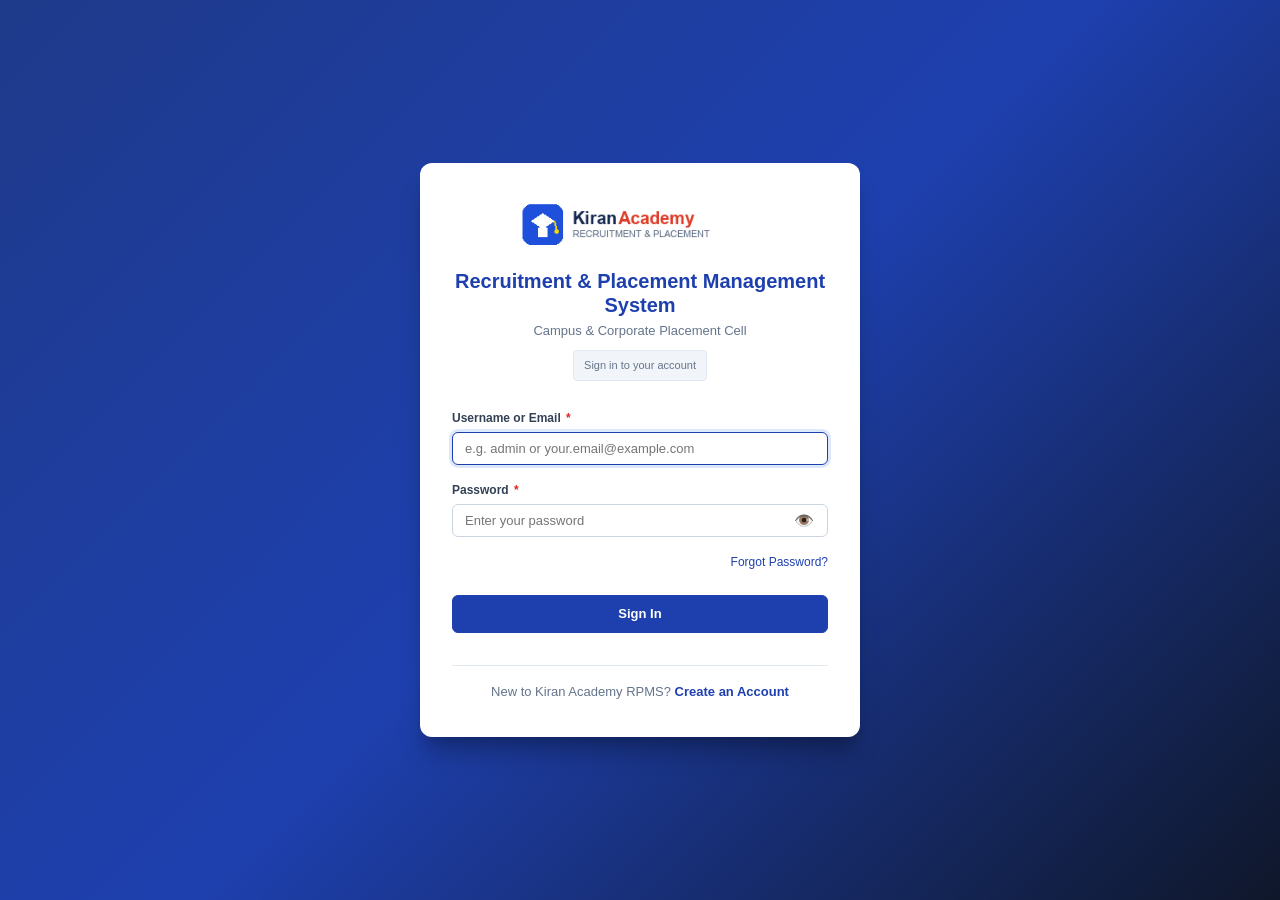
<file: recruitment-placement-ui/job-form.html>
<!DOCTYPE html>
<html lang="en">
<head>
  <meta charset="UTF-8">
  <meta name="viewport" content="width=device-width, initial-scale=1.0">
  <title>Create/Edit Job - Recruitment &amp; Placement Management System</title>
  <link rel="stylesheet" href="css/style.css">
</head>
<body>
  <!-- Header -->
  <header class="app-header">
    <div class="header-brand">
      <img src="images/logo.png" alt="Logo" class="header-logo">
      <div class="header-title-wrap">
        <span class="header-system-title">Recruitment &amp; Placement Management System</span>
        <span class="header-system-subtitle">Campus &amp; Corporate Placement Cell</span>
      </div>
    </div>
    <div class="header-user">
      <div class="user-profile-badge">
        <div class="user-avatar-circle">RS</div>
        <div class="user-info">
          <span class="user-name">Rahul Sharma</span>
          <span class="user-role">Recruiter</span>
        </div>
      </div>
      <a href="login.html" class="header-logout-btn">Logout</a>
    </div>
  </header>

  <div class="app-body">
    <!-- Sidebar Navigation -->
    <aside class="app-sidebar">
      <div class="sidebar-nav">
        <div class="nav-section-title">Main Navigation</div>
        <ul class="nav-list">
          <li class="nav-item">
            <a href="dashboard.html" class="nav-link">
              <span class="nav-icon">📊</span>
              <span>Dashboard</span>
            </a>
          </li>
          <li class="nav-item">
            <a href="candidates.html" class="nav-link">
              <span class="nav-icon">👥</span>
              <span>Candidates</span>
            </a>
          </li>
          <li class="nav-item">
            <a href="companies.html" class="nav-link">
              <span class="nav-icon">🏢</span>
              <span>Companies</span>
            </a>
          </li>
          <li class="nav-item">
            <a href="jobs.html" class="nav-link active">
              <span class="nav-icon">💼</span>
              <span>Jobs</span>
            </a>
          </li>
          <li class="nav-item">
            <a href="applications.html" class="nav-link">
              <span class="nav-icon">📝</span>
              <span>Applications</span>
            </a>
          </li>
          <li class="nav-item">
            <a href="interviews.html" class="nav-link">
              <span class="nav-icon">📅</span>
              <span>Interviews</span>
            </a>
          </li>
          <li class="nav-item">
            <a href="placement-process.html" class="nav-link">
              <span class="nav-icon">🎯</span>
              <span>Placement Process</span>
            </a>
          </li>
          <li class="nav-item">
            <a href="reports.html" class="nav-link">
              <span class="nav-icon">📈</span>
              <span>Reports</span>
            </a>
          </li>
        </ul>
      </div>
      <div class="sidebar-footer">
        Kiran Academy &copy; 2026<br>Recruitment System
      </div>
    </aside>

    <!-- Main Content -->
    <main class="main-content">
      <div class="page-header-row">
        <div class="page-title-group">
          <div class="breadcrumb-bar">
            <a href="dashboard.html">Home</a>
            <span class="breadcrumb-separator">/</span>
            <a href="jobs.html">Jobs</a>
            <span class="breadcrumb-separator">/</span>
            <span>Create/Edit Job</span>
          </div>
          <h2 class="page-title">Create/Edit Job</h2>
        </div>
        <div class="page-actions">
          <a href="jobs.html" class="btn btn-outline">&larr; Back to Jobs</a>
        </div>
      </div>

      <!-- Sample Display Data Notice -->
      <div style="background:#eff6ff; border:1px solid #bfdbfe; border-radius:6px; padding:10px 14px; margin-bottom:16px; font-size:13px; color:#1e40af;">
        <strong>Sample Display Data:</strong> Infosys | Associate Java Developer | 60% | 2024-2026 | 0 Backlogs | 4.5-6 LPA
      </div>

      <!-- Prototype Validation Display Section -->
      <div class="validation-notice">
        <div>
          <strong>Job Form Validation Messages to Demonstrate:</strong>
          <ul style="margin-left: 20px; margin-top: 4px;">
            <li>Number of openings must be greater than zero.</li>
            <li>Application deadline cannot be before posted date.</li>
            <li>Minimum package cannot exceed maximum package.</li>
          </ul>
        </div>
      </div>

      <!-- Job Form Card -->
      <div class="card">
        <div class="card-header">
          <div>
            <h3 class="card-title">Job Opening &amp; Eligibility Criteria Specification</h3>
            <p class="card-subtitle">Define position parameters, qualification cutoffs, and application window</p>
          </div>
          <span class="badge badge-open">STATUS: OPEN</span>
        </div>
        <div class="card-body">
          <form id="jobForm" onsubmit="return false;">
            
            <!-- Section A: Basic Information -->
            <h4 class="form-section-header">Basic Information</h4>
            <div class="form-grid-3">
              <div class="form-group">
                <label for="jobCompany" class="form-label">Company <span class="req">*</span></label>
                <select id="jobCompany" name="company" class="form-control" required>
                  <option value="">-- Select Company --</option>
                </select>
              </div>
              <div class="form-group">
                <label for="jobTitle" class="form-label">Job Title <span class="req">*</span></label>
                <input type="text" id="jobTitle" name="jobTitle" class="form-control" placeholder="Position title" required>
              </div>
              <div class="form-group">
                <label for="location" class="form-label">Location <span class="req">*</span></label>
                <input type="text" id="location" name="location" class="form-control" placeholder="e.g. Pune, Mumbai" required>
              </div>
            </div>

            <div class="form-grid-3" style="margin-top: 14px;">
              <div class="form-group">
                <label for="openings" class="form-label">Number of Openings <span class="req">*</span></label>
                <input type="number" id="openings" name="openings" class="form-control" value="1" min="1" placeholder="Must be > 0" required>
              </div>
              <div class="form-group">
                <label for="employmentType" class="form-label">Employment Type <span class="req">*</span></label>
                <select id="employmentType" name="employmentType" class="form-control" required>
                  <option value="PERMANENT" selected>PERMANENT</option>
                  <option value="CONTRACT">CONTRACT</option>
                  <option value="FULL_TIME">FULL_TIME</option>
                  <option value="INTERNSHIP">INTERNSHIP</option>
                </select>
              </div>
              <div class="form-group">
                <label for="jobType" class="form-label">Job Type <span class="req">*</span></label>
                <select id="jobType" name="jobType" class="form-control" required>
                  <option value="FULL_TIME" selected>FULL_TIME</option>
                  <option value="INTERNSHIP">INTERNSHIP</option>
                  <option value="PART_TIME">PART_TIME</option>
                </select>
              </div>
            </div>

            <!-- Section B: Compensation -->
            <h4 class="form-section-header">Compensation (Annual Salary)</h4>
            <div class="form-grid-2">
              <div class="form-group">
                <label for="minSalary" class="form-label">Minimum Annual Salary (₹)</label>
                <input type="number" id="minSalary" name="minSalary" class="form-control" placeholder="e.g. 350000" step="10000">
              </div>
              <div class="form-group">
                <label for="maxSalary" class="form-label">Maximum Annual Salary (₹)</label>
                <input type="number" id="maxSalary" name="maxSalary" class="form-control" placeholder="e.g. 600000" step="10000">
              </div>
            </div>

            <!-- Section C: Eligibility Criteria -->
            <h4 class="form-section-header">Eligibility Criteria</h4>
            <div class="form-grid-3">
              <div class="form-group">
                <label for="qualification" class="form-label">Required Qualification <span class="req">*</span></label>
                <select id="qualification" name="qualification" class="form-control" required>
                  <option value="B.Tech" selected>B.Tech</option>
                  <option value="B.E.">B.E.</option>
                  <option value="BE">BE</option>
                  <option value="BTech">BTech</option>
                  <option value="MCA">MCA</option>
                  <option value="BSc">BSc</option>
                  <option value="Any Graduate">Any Graduate</option>
                </select>
              </div>
              <div class="form-group">
                <label for="minPercentage" class="form-label">Minimum Percentage (%) <span class="req">*</span></label>
                <input type="number" id="minPercentage" name="minPercentage" class="form-control" value="60" min="0" max="100" step="0.1" required>
              </div>
              <div class="form-group">
                <label for="maxBacklogs" class="form-label">Maximum Backlogs Allowed <span class="req">*</span></label>
                <input type="number" id="maxBacklogs" name="maxBacklogs" class="form-control" value="0" min="0" required>
              </div>
            </div>

            <!-- Section D: Job Description & Details -->
            <h4 class="form-section-header">Description &amp; Important Dates</h4>
            <div class="form-group">
              <label for="jobDesc" class="form-label">Job Description</label>
              <textarea id="jobDesc" name="jobDesc" class="form-control" rows="3" placeholder="Detailed position description and role expectations"></textarea>
            </div>

            <div class="form-grid-2" style="margin-top: 14px;">
              <div class="form-group">
                <label for="deadline" class="form-label">Application Deadline</label>
                <input type="date" id="deadline" name="deadline" class="form-control">
              </div>
              <div class="form-group">
                <label for="status" class="form-label">Job Status <span class="req">*</span></label>
                <select id="status" name="status" class="form-control" required>
                  <option value="OPEN" selected>OPEN</option>
                  <option value="DRAFT">DRAFT</option>
                  <option value="CLOSED">CLOSED</option>
                </select>
              </div>
            </div>

            <!-- Form Actions -->
            <div class="filter-actions" style="margin-top: 24px;">
              <button type="submit" id="saveJobBtn" class="btn btn-primary">Save Job</button>
              <a href="jobs.html" class="btn btn-outline">Cancel</a>
            </div>

          </form>
        </div>
      </div>
    </main>
  </div>

  <script src="js/config.js"></script>
  <script src="js/api.js"></script>
  <script>
    const urlParams = new URLSearchParams(window.location.search);
    const jobId = urlParams.get('id');

    async function initJobForm() {
      // Load companies
      try {
        const companies = await Api.getCompanies();
        const select = document.getElementById('jobCompany');
        select.innerHTML = '<option value="">-- Select Company --</option>' +
          companies.map(c => `<option value="${c.company_id}">${escapeHtml(c.company_name)} (${escapeHtml(c.headquarters || 'India')})</option>`).join('');

        if (jobId) {
          document.querySelector('.card-title').textContent = `Job Mandate Update (ID: JOB-${jobId})`;
          document.getElementById('saveJobBtn').textContent = 'Update Job';

          const j = await Api.getJobById(jobId);
          select.value = j.company_id;
          document.getElementById('jobTitle').value = j.job_title || '';
          document.getElementById('location').value = j.work_location || '';
          document.getElementById('openings').value = j.openings || 1;
          document.getElementById('employmentType').value = j.employment_type || 'PERMANENT';
          document.getElementById('jobType').value = j.job_type || 'FULL_TIME';
          document.getElementById('minSalary').value = j.min_salary || '';
          document.getElementById('maxSalary').value = j.max_salary || '';
          document.getElementById('qualification').value = j.required_qualification || 'B.Tech';
          document.getElementById('minPercentage').value = j.minimum_percentage != null ? j.minimum_percentage : 60;
          document.getElementById('maxBacklogs').value = j.maximum_backlogs != null ? j.maximum_backlogs : 0;
          document.getElementById('jobDesc').value = j.job_description || '';
          if (j.application_deadline) {
            document.getElementById('deadline').value = j.application_deadline.substring(0, 10);
          }
          document.getElementById('status').value = j.job_status || 'OPEN';
        }
      } catch (err) {
        console.error('Error initializing job form:', err);
        showNotification('Failed to load form data: ' + err.message, 'error');
      }
    }

    document.getElementById('jobForm').addEventListener('submit', async function(e) {
      e.preventDefault();

      const companyId = document.getElementById('jobCompany').value;
      const jobTitle = document.getElementById('jobTitle').value.trim();
      const location = document.getElementById('location').value.trim();
      const minSal = document.getElementById('minSalary').value;
      const maxSal = document.getElementById('maxSalary').value;

      if (!companyId) {
        showNotification('Please select a company.', 'error');
        return;
      }
      if (!jobTitle) {
        showNotification('Job title is required.', 'error');
        return;
      }
      if (minSal && maxSal && parseFloat(minSal) > parseFloat(maxSal)) {
        showNotification('Minimum salary cannot exceed maximum salary.', 'error');
        return;
      }

      const payload = {
        companyId: parseInt(companyId),
        jobTitle,
        workLocation: location,
        openings: parseInt(document.getElementById('openings').value || 1),
        employmentType: document.getElementById('employmentType').value,
        jobType: document.getElementById('jobType').value,
        minSalary: minSal ? parseFloat(minSal) : null,
        maxSalary: maxSal ? parseFloat(maxSal) : null,
        requiredQualification: document.getElementById('qualification').value,
        minimumPercentage: parseFloat(document.getElementById('minPercentage').value || 0),
        maximumBacklogs: parseInt(document.getElementById('maxBacklogs').value || 0),
        jobDescription: document.getElementById('jobDesc').value.trim(),
        applicationDeadline: document.getElementById('deadline').value || null,
        jobStatus: document.getElementById('status').value
      };

      const btn = document.getElementById('saveJobBtn');
      btn.disabled = true;

      try {
        if (jobId) {
          await Api.updateJob(jobId, payload);
          showNotification('Job opening updated successfully!', 'success');
        } else {
          await Api.createJob(payload);
          showNotification('Job opening posted successfully to MySQL!', 'success');
        }

        setTimeout(() => {
          window.location.href = 'jobs.html';
        }, 1200);
      } catch (err) {
        console.error('Error saving job:', err);
        showNotification('Error saving job opening: ' + err.message, 'error');
        btn.disabled = false;
      }
    });

    document.addEventListener('DOMContentLoaded', initJobForm);
  </script>
</body>
</html>
</file>
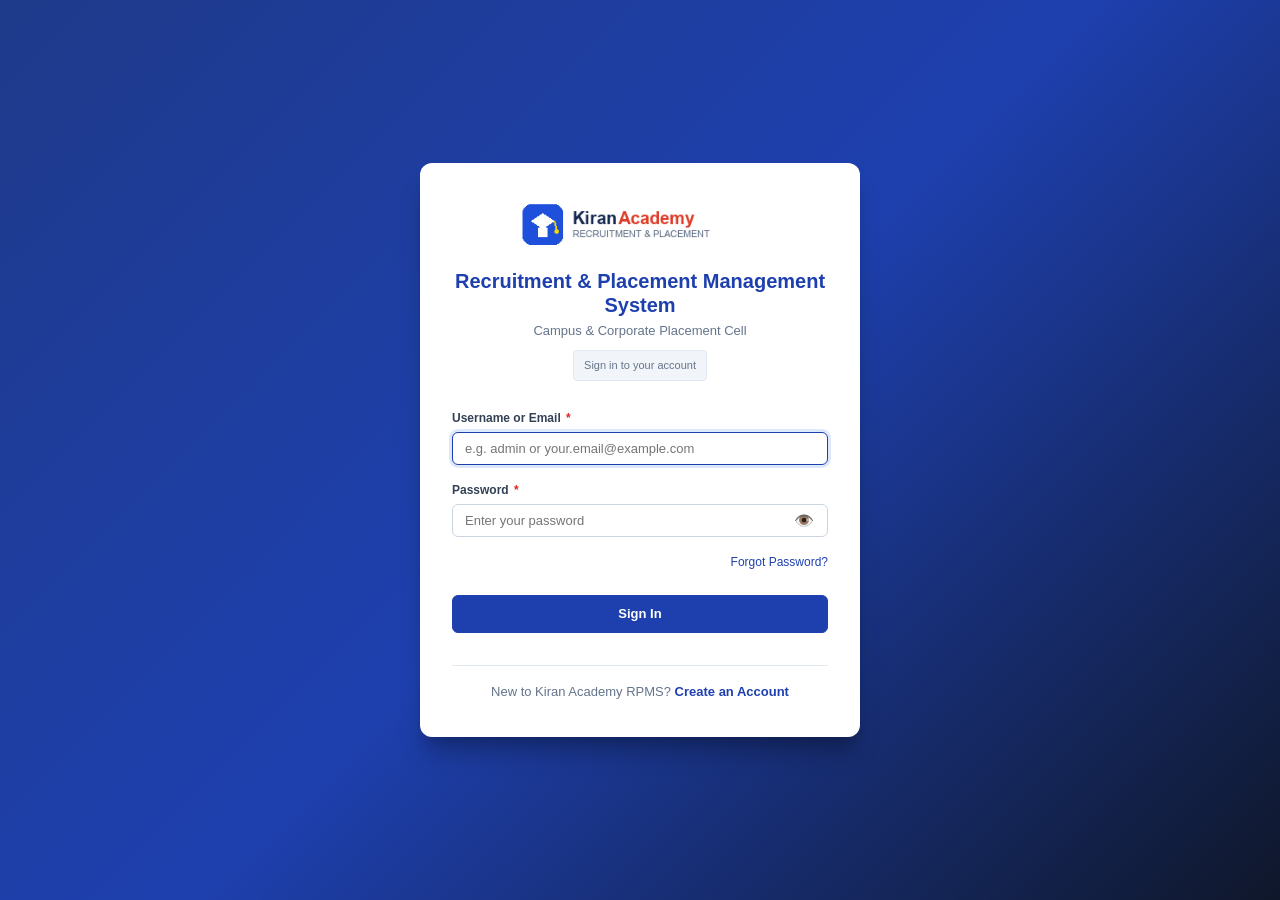
<file: recruitment-placement-ui/jobs.html>
<!DOCTYPE html>
<html lang="en">
<head>
  <meta charset="UTF-8">
  <meta name="viewport" content="width=device-width, initial-scale=1.0">
  <title>Job Openings - Recruitment &amp; Placement Management System</title>
  <link rel="stylesheet" href="css/style.css">
</head>
<body>
  <!-- Header -->
  <header class="app-header">
    <div class="header-brand">
      <img src="images/logo.png" alt="Logo" class="header-logo">
      <div class="header-title-wrap">
        <span class="header-system-title">Recruitment &amp; Placement Management System</span>
        <span class="header-system-subtitle">Campus &amp; Corporate Placement Cell</span>
      </div>
    </div>
    <div class="header-user">
      <div class="user-profile-badge">
        <div class="user-avatar-circle">RS</div>
        <div class="user-info">
          <span class="user-name">Rahul Sharma</span>
          <span class="user-role">Recruiter</span>
        </div>
      </div>
      <a href="login.html" class="header-logout-btn">Logout</a>
    </div>
  </header>

  <div class="app-body">
    <!-- Sidebar Navigation -->
    <aside class="app-sidebar">
      <div class="sidebar-nav">
        <div class="nav-section-title">Main Navigation</div>
        <ul class="nav-list">
          <li class="nav-item">
            <a href="dashboard.html" class="nav-link">
              <span class="nav-icon">📊</span>
              <span>Dashboard</span>
            </a>
          </li>
          <li class="nav-item">
            <a href="candidates.html" class="nav-link">
              <span class="nav-icon">👥</span>
              <span>Candidates</span>
            </a>
          </li>
          <li class="nav-item">
            <a href="companies.html" class="nav-link">
              <span class="nav-icon">🏢</span>
              <span>Companies</span>
            </a>
          </li>
          <li class="nav-item">
            <a href="jobs.html" class="nav-link active">
              <span class="nav-icon">💼</span>
              <span>Jobs</span>
            </a>
          </li>
          <li class="nav-item">
            <a href="applications.html" class="nav-link">
              <span class="nav-icon">📝</span>
              <span>Applications</span>
            </a>
          </li>
          <li class="nav-item">
            <a href="interviews.html" class="nav-link">
              <span class="nav-icon">📅</span>
              <span>Interviews</span>
            </a>
          </li>
          <li class="nav-item">
            <a href="placement-process.html" class="nav-link">
              <span class="nav-icon">🎯</span>
              <span>Placement Process</span>
            </a>
          </li>
          <li class="nav-item">
            <a href="reports.html" class="nav-link">
              <span class="nav-icon">📈</span>
              <span>Reports</span>
            </a>
          </li>
        </ul>
      </div>
      <div class="sidebar-footer">
        Kiran Academy &copy; 2026<br>Recruitment System
      </div>
    </aside>

    <!-- Main Content -->
    <main class="main-content">
      <div class="page-header-row">
        <div class="page-title-group">
          <div class="breadcrumb-bar">
            <a href="dashboard.html">Home</a>
            <span class="breadcrumb-separator">/</span>
            <span>Jobs</span>
          </div>
          <h2 class="page-title">Job Openings</h2>
        </div>
        <div class="page-actions">
          <a href="job-form.html" class="btn btn-primary">+ Create Job</a>
        </div>
      </div>

      <!-- Sample Display Data Notice -->
      <div style="background:#eff6ff; border:1px solid #bfdbfe; border-radius:6px; padding:10px 14px; margin-bottom:16px; font-size:13px; color:#1e40af;">
        <strong>Sample Display Data:</strong> JOB-2026-001 | Infosys | Associate Java Developer | 15 Openings | Pune | OPEN
      </div>

      <!-- Section: Job summary cards -->
      <div class="stats-grid-4">
        <div class="stat-card stat-success">
          <span class="stat-title">Open Jobs</span>
          <span id="jobs-kpi-open" class="stat-value">...</span>
          <span class="stat-sub">Active corporate mandates</span>
        </div>
        <div class="stat-card">
          <span class="stat-title">Total Openings</span>
          <span id="jobs-kpi-openings" class="stat-value">...</span>
          <span class="stat-sub">Vacancies across companies</span>
        </div>
        <div class="stat-card stat-warning">
          <span class="stat-title">Draft Jobs</span>
          <span id="jobs-kpi-draft" class="stat-value">...</span>
          <span class="stat-sub">Pending criteria finalization</span>
        </div>
        <div class="stat-card">
          <span class="stat-title">Closed Jobs</span>
          <span id="jobs-kpi-closed" class="stat-value">...</span>
          <span class="stat-sub">Hiring successfully completed</span>
        </div>
      </div>

      <!-- Section: Job filter panel -->
      <div class="filter-panel">
        <h3 class="filter-title">Job filter panel</h3>
        <form id="jobFilterForm" onsubmit="return false;">
          <div class="filter-grid">
            <div class="form-group">
              <label for="filterJobTitle" class="form-label">Job Title</label>
              <input type="text" id="filterJobTitle" name="title" class="form-control" placeholder="Search by job title">
            </div>
            <div class="form-group">
              <label for="filterLocation" class="form-label">Location</label>
              <input type="text" id="filterLocation" name="location" class="form-control" placeholder="e.g. Pune, Mumbai">
            </div>
            <div class="form-group">
              <label for="filterJobStatus" class="form-label">Job Status</label>
              <select id="filterJobStatus" name="status" class="form-control">
                <option value="">All Statuses</option>
                <option value="OPEN">OPEN</option>
                <option value="CLOSED">CLOSED</option>
                <option value="DRAFT">DRAFT</option>
              </select>
            </div>
            <div class="form-group">
              <label for="filterEmploymentType" class="form-label">Employment Type</label>
              <select id="filterEmploymentType" name="employmentType" class="form-control">
                <option value="">All Types</option>
                <option value="PERMANENT">PERMANENT</option>
                <option value="CONTRACT">CONTRACT</option>
                <option value="FULL_TIME">FULL_TIME</option>
                <option value="INTERNSHIP">INTERNSHIP</option>
              </select>
            </div>
          </div>
          <div class="filter-actions">
            <button type="button" id="searchJobBtn" class="btn btn-primary">Search</button>
            <button type="button" id="resetJobBtn" class="btn btn-outline">Reset</button>
            <a href="job-form.html" class="btn btn-primary">Create Job</a>
          </div>
        </form>
      </div>

      <!-- Section: Jobs table and Status badges -->
      <div class="card">
        <div class="card-header">
          <div>
            <h3 class="card-title">Job Mandates</h3>
            <p class="card-subtitle">Active and historical job mandates from MySQL</p>
          </div>
          <span id="jobsCountBadge" style="font-size:12px; color:#64748b;">Loading...</span>
        </div>
        <div class="table-responsive">
          <table class="data-table">
            <thead>
              <tr>
                <th>Job Code</th>
                <th>Company</th>
                <th>Job Title</th>
                <th>Openings</th>
                <th>Location</th>
                <th>Salary Range</th>
                <th>Type</th>
                <th>Status Badges</th>
                <th>Actions</th>
              </tr>
            </thead>
            <tbody id="jobsTbody">
              <tr><td colspan="9" style="text-align:center;color:#64748b;">Loading job mandates from MySQL...</td></tr>
            </tbody>
          </table>
        </div>
      </div>
    </main>
  </div>

  <script src="js/config.js"></script>
  <script src="js/api.js"></script>
  <script>
    const urlParams = new URLSearchParams(window.location.search);
    const companyIdParam = urlParams.get('companyId');

    async function loadJobs() {
      const tbody = document.getElementById('jobsTbody');
      tbody.innerHTML = '<tr><td colspan="9" style="text-align:center;color:#64748b;">Loading jobs...</td></tr>';

      const params = {
        title: document.getElementById('filterJobTitle').value.trim(),
        location: document.getElementById('filterLocation').value.trim(),
        status: document.getElementById('filterJobStatus').value,
        employmentType: document.getElementById('filterEmploymentType').value
      };
      if (companyIdParam) {
        params.companyId = companyIdParam;
      }

      try {
        const list = await Api.getJobs(params);
        document.getElementById('jobsCountBadge').textContent = `Showing ${list.length} Records`;

        // Calculate metrics
        let openCount = 0;
        let openingsSum = 0;
        let draftCount = 0;
        let closedCount = 0;

        list.forEach(j => {
          const st = (j.job_status || '').toUpperCase();
          if (st === 'OPEN') openCount++;
          else if (st === 'DRAFT') draftCount++;
          else if (st === 'CLOSED') closedCount++;
          openingsSum += (j.openings || 1);
        });

        document.getElementById('jobs-kpi-open').textContent = openCount;
        document.getElementById('jobs-kpi-openings').textContent = openingsSum;
        document.getElementById('jobs-kpi-draft').textContent = draftCount;
        document.getElementById('jobs-kpi-closed').textContent = closedCount;

        if (!list || list.length === 0) {
          tbody.innerHTML = '<tr><td colspan="9" style="text-align:center;color:#64748b;padding:20px;">No jobs found matching criteria.</td></tr>';
          return;
        }

        tbody.innerHTML = list.map(j => {
          const st = (j.job_status || 'OPEN').toUpperCase();
          const badgeClass = st === 'OPEN' ? 'badge-open' : (st === 'DRAFT' ? 'badge-draft' : 'badge-rejected');
          const salaryStr = (j.min_salary && j.max_salary)
            ? `₹${Number(j.min_salary).toLocaleString()} - ₹${Number(j.max_salary).toLocaleString()}`
            : (j.min_salary ? `₹${Number(j.min_salary).toLocaleString()}` : 'Negotiable');

          return `
            <tr>
              <td><strong>JOB-${escapeHtml(j.job_id)}</strong></td>
              <td>${escapeHtml(j.company_name || 'Company #' + j.company_id)}</td>
              <td><strong>${escapeHtml(j.job_title)}</strong></td>
              <td>${escapeHtml(j.openings || 1)}</td>
              <td>${escapeHtml(j.work_location || 'N/A')}</td>
              <td>${escapeHtml(salaryStr)}</td>
              <td>${escapeHtml(j.employment_type || j.job_type || 'Full-time')}</td>
              <td><span class="badge ${badgeClass}">${escapeHtml(st)}</span></td>
              <td>
                <div class="table-actions">
                  <a href="job-form.html?id=${j.job_id}" class="btn btn-outline btn-sm">Edit</a>
                  <a href="applications.html?jobId=${j.job_id}" class="btn btn-primary btn-sm">View Applications</a>
                </div>
              </td>
            </tr>
          `;
        }).join('');
      } catch (err) {
        console.error('Error fetching jobs:', err);
        tbody.innerHTML = `<tr><td colspan="9" style="text-align:center;color:#ef4444;padding:20px;">Failed to load jobs: ${escapeHtml(err.message)}</td></tr>`;
        showNotification('Failed to load jobs: ' + err.message, 'error');
      }
    }

    document.getElementById('searchJobBtn').addEventListener('click', loadJobs);
    document.getElementById('resetJobBtn').addEventListener('click', () => {
      document.getElementById('jobFilterForm').reset();
      loadJobs();
    });

    document.addEventListener('DOMContentLoaded', loadJobs);
  </script>
</body>
</html>
</file>
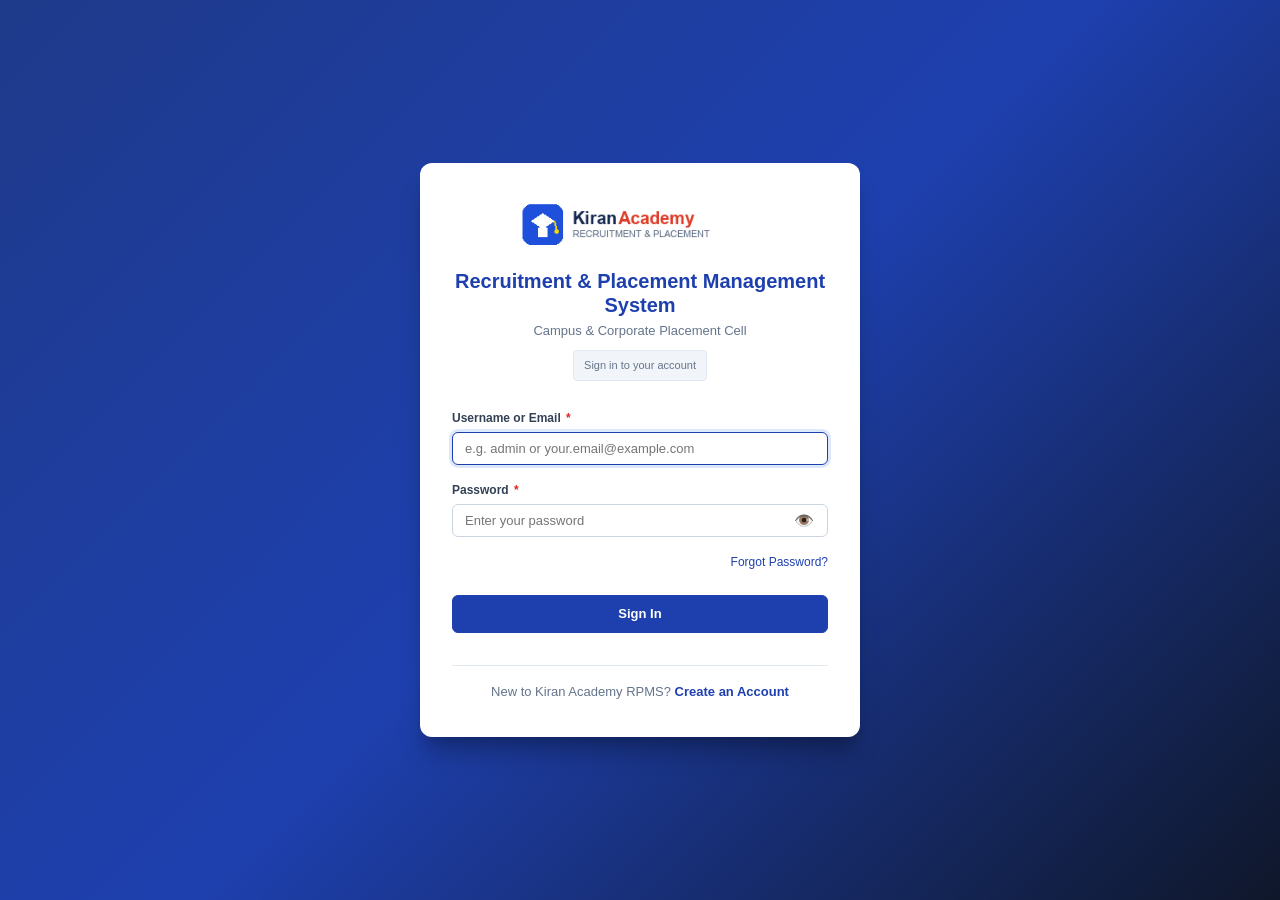
<file: recruitment-placement-ui/login.html>
<!DOCTYPE html>
<html lang="en">

<head>
  <meta charset="UTF-8">
  <meta name="viewport" content="width=device-width, initial-scale=1.0">
  <title>Login - Recruitment &amp; Placement Management System</title>
  <link rel="stylesheet" href="css/style.css">
</head>

<body class="login-body">
  <div class="login-card">
    <div class="login-header">
      <img src="images/logo.png" alt="Kiran Academy Logo" class="login-logo">
      <h1 class="login-title">Recruitment & Placement Management System</h1>
      <p class="login-subtitle">Campus & Corporate Placement Cell</p>
      <div class="login-auth-note">Sign in to your account</div>
    </div>

    <form class="login-form" id="loginForm" autocomplete="on">
      <div class="form-group">
        <label for="username" class="form-label">Username or Email <span class="req">*</span></label>
        <input type="text" id="username" name="username" class="form-control"
          placeholder="e.g. admin or your.email@example.com" autocomplete="username" required autofocus>
      </div>

      <div class="form-group">
        <label for="password" class="form-label">Password <span class="req">*</span></label>
        <div class="password-input-wrap">
          <input type="password" id="password" name="password" class="form-control"
            placeholder="Enter your password" autocomplete="current-password" required>
          <button type="button" class="password-toggle-btn" id="togglePasswordBtn" title="Show / Hide Password" aria-label="Toggle password visibility">
            👁️
          </button>
        </div>
      </div>

      <div class="login-extra-row">
        <a href="#forgot-password" id="forgotPasswordLink" class="forgot-link">Forgot Password?</a>
      </div>

      <div id="login-error-msg"
        style="display:none; background:#fef2f2; border:1px solid #fecaca; color:#b91c1c; padding:10px 14px; border-radius:6px; margin-bottom:8px; font-size:13px; line-height:1.4;">
      </div>

      <div class="login-actions">
        <button type="submit" id="loginBtn" class="btn btn-primary">Sign In</button>
      </div>

      <div class="login-register-row">
        New to Kiran Academy RPMS? <a href="register.html">Create an Account</a>
      </div>
    </form>
  </div>

  <!-- Forgot Password Modal -->
  <div id="forgotPasswordModal" class="modal-backdrop" style="display:none;">
    <div class="modal-card">
      <div style="display:flex; justify-content:space-between; align-items:center; margin-bottom:16px;">
        <h3 style="font-size:18px; font-weight:700; color:var(--primary-color); margin:0;">Reset Password</h3>
        <button type="button" id="closeForgotModal" style="background:transparent; border:none; font-size:20px; cursor:pointer; color:#64748b;">&times;</button>
      </div>
      <p style="font-size:13px; color:#64748b; margin-bottom:18px;">
        Enter your registered email address. We will verify your account and provide reset instructions.
      </p>
      <form id="forgotPasswordForm">
        <div class="form-group" style="margin-bottom:16px;">
          <label for="forgotEmail" class="form-label">Email Address <span class="req">*</span></label>
          <input type="email" id="forgotEmail" class="form-control" placeholder="user@example.com" required>
        </div>
        <div id="forgot-status-msg" style="display:none; padding:10px 12px; border-radius:6px; margin-bottom:14px; font-size:13px;"></div>
        <div style="display:flex; gap:10px; justify-content:flex-end;">
          <button type="button" id="cancelForgotBtn" class="btn btn-secondary">Cancel</button>
          <button type="submit" id="submitForgotBtn" class="btn btn-primary">Send Instructions</button>
        </div>
      </form>
    </div>
  </div>

  <script src="js/config.js"></script>
  <script src="js/api.js"></script>
  <script>
    // Password visibility toggle
    const toggleBtn = document.getElementById('togglePasswordBtn');
    const pwdInput = document.getElementById('password');
    toggleBtn.addEventListener('click', () => {
      const isPwd = pwdInput.type === 'password';
      pwdInput.type = isPwd ? 'text' : 'password';
      toggleBtn.textContent = isPwd ? '🙈' : '👁️';
    });

    // Login submission
    document.getElementById('loginForm').addEventListener('submit', async function (e) {
      e.preventDefault();
      const errBox = document.getElementById('login-error-msg');
      const btn = document.getElementById('loginBtn');
      errBox.style.display = 'none';
      btn.disabled = true;
      btn.textContent = 'Signing in...';

      const username = document.getElementById('username').value.trim();
      const password = document.getElementById('password').value;

      try {
        const res = await Api.login({ username, password });
        if (res && res.user) {
          showNotification('Login successful! Redirecting...', 'success');
          setTimeout(() => {
            window.location.href = 'dashboard.html';
          }, 400);
        }
      } catch (err) {
        errBox.textContent = err.message || 'Invalid username/email or password.';
        errBox.style.display = 'block';
        btn.disabled = false;
        btn.textContent = 'Sign In';
      }
    });

    // Forgot password modal controls
    const forgotLink = document.getElementById('forgotPasswordLink');
    const forgotModal = document.getElementById('forgotPasswordModal');
    const closeForgotModal = document.getElementById('closeForgotModal');
    const cancelForgotBtn = document.getElementById('cancelForgotBtn');
    const forgotForm = document.getElementById('forgotPasswordForm');
    const forgotStatusMsg = document.getElementById('forgot-status-msg');
    const submitForgotBtn = document.getElementById('submitForgotBtn');

    function openModal() {
      forgotModal.style.display = 'flex';
      forgotStatusMsg.style.display = 'none';
      document.getElementById('forgotEmail').value = '';
    }

    function closeModal() {
      forgotModal.style.display = 'none';
    }

    forgotLink.addEventListener('click', (e) => {
      e.preventDefault();
      openModal();
    });
    closeForgotModal.addEventListener('click', closeModal);
    cancelForgotBtn.addEventListener('click', closeModal);
    forgotModal.addEventListener('click', (e) => {
      if (e.target === forgotModal) closeModal();
    });

    forgotForm.addEventListener('submit', async (e) => {
      e.preventDefault();
      const email = document.getElementById('forgotEmail').value.trim();
      submitForgotBtn.disabled = true;
      submitForgotBtn.textContent = 'Sending...';
      forgotStatusMsg.style.display = 'none';

      try {
        const res = await Api.forgotPassword(email);
        forgotStatusMsg.style.background = '#ecfdf5';
        forgotStatusMsg.style.border = '1px solid #a7f3d0';
        forgotStatusMsg.style.color = '#065f46';
        forgotStatusMsg.textContent = res.message || 'Password reset instructions have been initiated.';
        forgotStatusMsg.style.display = 'block';
        submitForgotBtn.disabled = false;
        submitForgotBtn.textContent = 'Sent';
      } catch (err) {
        forgotStatusMsg.style.background = '#fef2f2';
        forgotStatusMsg.style.border = '1px solid #fecaca';
        forgotStatusMsg.style.color = '#b91c1c';
        forgotStatusMsg.textContent = err.message || 'Unable to process reset request.';
        forgotStatusMsg.style.display = 'block';
        submitForgotBtn.disabled = false;
        submitForgotBtn.textContent = 'Send Instructions';
      }
    });
  </script>
</body>

</html>
</file>
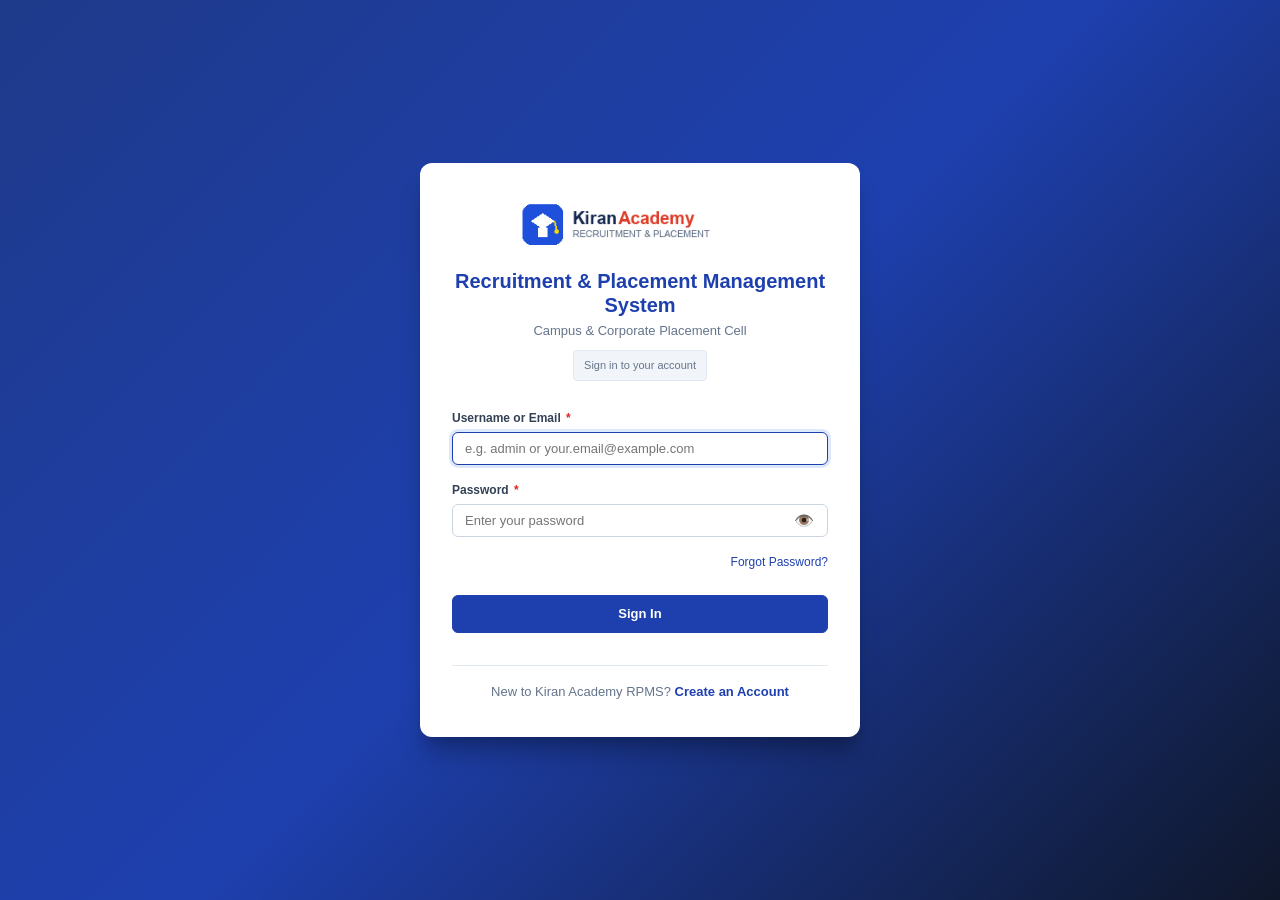
<file: recruitment-placement-ui/placement-process.html>
<!DOCTYPE html>
<html lang="en">
<head>
  <meta charset="UTF-8">
  <meta name="viewport" content="width=device-width, initial-scale=1.0">
  <title>Selection, Offer &amp; Placement Process - Recruitment &amp; Placement Management System</title>
  <link rel="stylesheet" href="css/style.css">
</head>
<body>
  <!-- Header -->
  <header class="app-header">
    <div class="header-brand">
      <img src="images/logo.png" alt="Logo" class="header-logo">
      <div class="header-title-wrap">
        <span class="header-system-title">Recruitment &amp; Placement Management System</span>
        <span class="header-system-subtitle">Campus &amp; Corporate Placement Cell</span>
      </div>
    </div>
    <div class="header-user">
      <div class="user-profile-badge">
        <div class="user-avatar-circle">RS</div>
        <div class="user-info">
          <span class="user-name">Rahul Sharma</span>
          <span class="user-role">Recruiter</span>
        </div>
      </div>
      <a href="login.html" class="header-logout-btn">Logout</a>
    </div>
  </header>

  <div class="app-body">
    <!-- Sidebar Navigation -->
    <aside class="app-sidebar">
      <div class="sidebar-nav">
        <div class="nav-section-title">Main Navigation</div>
        <ul class="nav-list">
          <li class="nav-item">
            <a href="dashboard.html" class="nav-link">
              <span class="nav-icon">📊</span>
              <span>Dashboard</span>
            </a>
          </li>
          <li class="nav-item">
            <a href="candidates.html" class="nav-link">
              <span class="nav-icon">👥</span>
              <span>Candidates</span>
            </a>
          </li>
          <li class="nav-item">
            <a href="companies.html" class="nav-link">
              <span class="nav-icon">🏢</span>
              <span>Companies</span>
            </a>
          </li>
          <li class="nav-item">
            <a href="jobs.html" class="nav-link">
              <span class="nav-icon">💼</span>
              <span>Jobs</span>
            </a>
          </li>
          <li class="nav-item">
            <a href="applications.html" class="nav-link">
              <span class="nav-icon">📝</span>
              <span>Applications</span>
            </a>
          </li>
          <li class="nav-item">
            <a href="interviews.html" class="nav-link">
              <span class="nav-icon">📅</span>
              <span>Interviews</span>
            </a>
          </li>
          <li class="nav-item">
            <a href="placement-process.html" class="nav-link active">
              <span class="nav-icon">🎯</span>
              <span>Placement Process</span>
            </a>
          </li>
          <li class="nav-item">
            <a href="reports.html" class="nav-link">
              <span class="nav-icon">📈</span>
              <span>Reports</span>
            </a>
          </li>
        </ul>
      </div>
      <div class="sidebar-footer">
        Kiran Academy &copy; 2026<br>Recruitment System
      </div>
    </aside>

    <!-- Main Content -->
    <main class="main-content">
      <div class="page-header-row">
        <div class="page-title-group">
          <div class="breadcrumb-bar">
            <a href="dashboard.html">Home</a>
            <span class="breadcrumb-separator">/</span>
            <span>Placement Process</span>
          </div>
          <h2 class="page-title">Selection, Offer &amp; Placement Process</h2>
        </div>
        <div class="page-actions">
          <a href="reports.html" class="btn btn-outline">Reports &rarr;</a>
        </div>
      </div>

      <!-- Sample Display Data Notice -->
      <div style="background:#eff6ff; border:1px solid #bfdbfe; border-radius:6px; padding:10px 14px; margin-bottom:16px; font-size:13px; color:#1e40af;">
        <strong>Sample Display Data:</strong> Rahul Patil | SELECTED | Java Developer | 5.2 LPA | Offer ACCEPTED | Joining 01-Dec-2026
      </div>

      <!-- Candidate selector for Placement Workflow -->
      <div class="card" style="margin-bottom: 16px; padding: 12px 16px;">
        <div style="display:flex; align-items:center; gap:16px; flex-wrap:wrap;">
          <label for="selectProcessCandidate" style="font-weight:600; font-size:14px; margin-bottom:0;">Select Candidate for Placement Workflow:</label>
          <select id="selectProcessCandidate" class="form-control" style="max-width:360px;">
            <option value="">-- Loading Candidates --</option>
          </select>
        </div>
      </div>

      <!-- Section: Candidate and job summary banner -->
      <div class="profile-summary-header">
        <div class="profile-main-meta">
          <div id="bannerAvatar" class="profile-avatar-large">RP</div>
          <div>
            <div style="display: flex; align-items: center; gap: 12px; flex-wrap: wrap;">
              <h3 id="bannerName" class="profile-name">Loading candidate...</h3>
              <span id="bannerSelectedBadge" class="badge badge-selected">SELECTED</span>
              <span id="bannerOfferBadge" class="badge badge-accepted">Offer STATUS</span>
            </div>
            <div id="bannerIdTag" class="profile-id-tag">Candidate ID: ...</div>
            <div class="profile-meta-pills">
              <span class="meta-pill"><strong>Designation:</strong> <span id="bannerDesignation">...</span></span>
              <span class="meta-pill"><strong>Offered Package:</strong> <span id="bannerPackage">...</span></span>
              <span class="meta-pill"><strong>Joining:</strong> <span id="bannerJoining">...</span></span>
              <span class="meta-pill"><strong>Status:</strong> <span id="bannerStatus">...</span></span>
            </div>
          </div>
        </div>
        <div style="display: flex; flex-direction: column; gap: 6px; align-items: flex-end;">
          <a id="bannerProfileLink" href="candidates.html" class="btn btn-primary btn-sm">Candidate profile</a>
          <a href="reports.html" class="btn btn-outline btn-sm">Reports</a>
        </div>
      </div>

      <!-- Tabs Navigation -->
      <div class="tabs-nav">
        <a href="#tab1-feedback" class="tab-btn active" onclick="activateTab('tab1-feedback', event)">Tab 1: Interview Feedback</a>
        <a href="#tab2-offer" class="tab-btn" onclick="activateTab('tab2-offer', event)">Tab 2: Offer Details</a>
        <a href="#tab3-joining" class="tab-btn" onclick="activateTab('tab3-joining', event)">Tab 3: Joining / Placement</a>
      </div>

      <!-- Section: Tab 1: Interview Feedback -->
      <div class="card tab-pane active" id="tab1-feedback">
        <div class="card-header">
          <div>
            <h3 class="card-title">Tab 1: Interview Feedback</h3>
            <p class="card-subtitle">Technical, communication, and problem-solving assessment scorecards</p>
          </div>
          <span id="tab1ResultBadge" class="badge badge-active">RESULT: PENDING</span>
        </div>
        <div class="card-body">
          <form id="feedbackForm" onsubmit="return false;">
            <div class="form-grid-4">
              <div class="form-group">
                <label for="techRating" class="form-label">Technical Rating</label>
                <select id="techRating" name="techRating" class="form-control">
                  <option value="1">1</option>
                  <option value="2">2</option>
                  <option value="3">3</option>
                  <option value="4">4</option>
                  <option value="5" selected>5</option>
                </select>
              </div>
              <div class="form-group">
                <label for="commRating" class="form-label">Communication Rating</label>
                <select id="commRating" name="commRating" class="form-control">
                  <option value="1">1</option>
                  <option value="2">2</option>
                  <option value="3">3</option>
                  <option value="4" selected>4</option>
                  <option value="5">5</option>
                </select>
              </div>
              <div class="form-group">
                <label for="problemRating" class="form-label">Problem Solving Rating</label>
                <select id="problemRating" name="problemRating" class="form-control">
                  <option value="1">1</option>
                  <option value="2">2</option>
                  <option value="3">3</option>
                  <option value="4" selected>4</option>
                  <option value="5">5</option>
                </select>
              </div>
              <div class="form-group">
                <label for="overallRating" class="form-label">Overall Rating</label>
                <select id="overallRating" name="overallRating" class="form-control">
                  <option value="1">1</option>
                  <option value="2">2</option>
                  <option value="3">3</option>
                  <option value="4" selected>4</option>
                  <option value="5">5</option>
                </select>
              </div>
            </div>

            <div class="form-grid-2" style="margin-top: 16px;">
              <div class="form-group">
                <label for="feedbackRemarks" class="form-label">Feedback Remarks</label>
                <textarea id="feedbackRemarks" name="feedbackRemarks" class="form-control" rows="3">Demonstrated strong technical acumen and communication during assessment.</textarea>
              </div>
              <div class="form-group">
                <label for="interviewResult" class="form-label">Interview Result <span class="req">*</span></label>
                <select id="interviewResult" name="interviewResult" class="form-control" required>
                  <option value="PASS" selected>SELECTED (PASS)</option>
                  <option value="NEXT_ROUND">NEXT_ROUND</option>
                  <option value="ON_HOLD">ON_HOLD</option>
                  <option value="REJECTED">REJECTED</option>
                </select>
              </div>
            </div>

            <div class="filter-actions" style="margin-top: 18px;">
              <button type="submit" id="btnSaveFeedback" class="btn btn-primary">Save Feedback</button>
            </div>
          </form>
        </div>
      </div>

      <!-- Section: Tab 2: Offer Details -->
      <div class="card tab-pane" id="tab2-offer" style="display:none;">
        <div class="card-header">
          <div>
            <h3 class="card-title">Tab 2: Offer Details</h3>
            <p class="card-subtitle">Employment role, annual compensation, offer timeline, and candidate acceptance</p>
          </div>
          <span id="tab2OfferStatusBadge" class="badge badge-accepted">OFFER STATUS: PENDING</span>
        </div>
        <div class="card-body">
          <form id="offerForm" onsubmit="return false;">
            <div class="form-grid-3">
              <div class="form-group">
                <label for="offerDesignation" class="form-label">Designation <span class="req">*</span></label>
                <input type="text" id="offerDesignation" name="designation" class="form-control" value="Associate Software Engineer" placeholder="Offered position" required>
              </div>
              <div class="form-group">
                <label for="offeredPackage" class="form-label">Offered Package (LPA) <span class="req">*</span></label>
                <input type="number" id="offeredPackage" name="offeredPackage" class="form-control" value="5.2" step="0.1" min="0" placeholder="e.g. 5.2 LPA" required>
              </div>
              <div class="form-group">
                <label for="offerDate" class="form-label">Offer Date <span class="req">*</span></label>
                <input type="date" id="offerDate" name="offerDate" class="form-control" required>
              </div>
            </div>

            <div class="form-grid-2" style="margin-top: 14px;">
              <div class="form-group">
                <label for="expectedJoiningDate" class="form-label">Expected Joining Date</label>
                <input type="date" id="expectedJoiningDate" name="expectedJoiningDate" class="form-control">
              </div>
              <div class="form-group">
                <label for="offerStatus" class="form-label">Offer Status</label>
                <select id="offerStatus" name="offerStatus" class="form-control">
                  <option value="OFFERED" selected>OFFERED</option>
                  <option value="ACCEPTED">ACCEPTED</option>
                  <option value="REJECTED">REJECTED</option>
                  <option value="EXPIRED">EXPIRED</option>
                  <option value="WITHDRAWN">WITHDRAWN</option>
                </select>
              </div>
            </div>

            <div class="filter-actions" style="margin-top: 18px;">
              <button type="button" id="btnCreateOffer" class="btn btn-primary">Create Offer</button>
              <button type="button" id="btnUpdateOfferStatus" class="btn btn-success">Update Offer Status</button>
            </div>
          </form>
        </div>
      </div>

      <!-- Section: Tab 3: Joining / Placement -->
      <div class="card tab-pane" id="tab3-joining" style="display:none;">
        <div class="card-header">
          <div>
            <h3 class="card-title">Tab 3: Joining / Placement</h3>
            <p class="card-subtitle">Actual reporting date and final placement confirmation</p>
          </div>
          <span id="tab3JoiningBadge" class="badge badge-scheduled">STATUS: PENDING</span>
        </div>
        <div class="card-body">
          <form id="joiningForm" onsubmit="return false;">
            <div class="form-grid-2">
              <div class="form-group">
                <label for="actualJoiningDate" class="form-label">Actual Joining Date <span class="req">*</span></label>
                <input type="date" id="actualJoiningDate" name="actualJoiningDate" class="form-control" required>
              </div>
              <div class="form-group">
                <label for="joiningStatus" class="form-label">Joining Status <span class="req">*</span></label>
                <select id="joiningStatus" name="joiningStatus" class="form-control" required>
                  <option value="JOINED" selected>JOINED</option>
                  <option value="NOT_JOINED">NOT_JOINED</option>
                  <option value="DEFERRED">DEFERRED</option>
                  <option value="NO_SHOW">NO_SHOW</option>
                </select>
              </div>
            </div>

            <div class="filter-actions" style="margin-top: 18px;">
              <button type="button" id="btnConfirmJoining" class="btn btn-primary">Confirm Joining</button>
              <button type="button" id="btnMarkPlaced" class="btn btn-success">Mark Placed</button>
            </div>
          </form>
        </div>
      </div>

      <!-- Placement Summary Register Table -->
      <div class="card">
        <div class="card-header">
          <div>
            <h3 class="card-title">Placement Records History</h3>
            <p class="card-subtitle">Candidate offers, package levels, and onboarding confirmations</p>
          </div>
          <span id="placementCountBadge" style="font-size:12px;color:#64748b;">Showing Records</span>
        </div>
        <div class="table-responsive">
          <table class="data-table">
            <thead>
              <tr>
                <th>Candidate</th>
                <th>Company</th>
                <th>Designation</th>
                <th>Offered Package</th>
                <th>Offer Status</th>
                <th>Joining Date</th>
                <th>Joining Status</th>
                <th>Actions</th>
              </tr>
            </thead>
            <tbody id="placementHistoryTableBody">
              <tr>
                <td colspan="8" style="text-align:center; padding: 24px; color:#64748b;">Loading placement records...</td>
              </tr>
            </tbody>
          </table>
        </div>
      </div>
    </main>
  </div>

  <script src="js/config.js"></script>
  <script src="js/api.js"></script>
  <script>
    function activateTab(tabId, ev) {
      if (ev) ev.preventDefault();
      document.querySelectorAll('.tab-btn').forEach(b => b.classList.remove('active'));
      document.querySelectorAll('.tab-pane').forEach(p => {
        p.style.display = 'none';
        p.classList.remove('active');
      });

      const clickedBtn = ev ? ev.currentTarget : document.querySelector(`.tab-btn[href="#${tabId}"]`);
      if (clickedBtn) clickedBtn.classList.add('active');

      const targetPane = document.getElementById(tabId);
      if (targetPane) {
        targetPane.style.display = 'block';
        targetPane.classList.add('active');
      }
    }

    document.addEventListener('DOMContentLoaded', async () => {
      Api.updateNavUser();

      const params = new URLSearchParams(window.location.search);
      const urlCandidateId = params.get('candidate_id');
      const urlRoundId = params.get('round_id');
      const urlJobId = params.get('job_id');
      const urlAppId = params.get('application_id');

      const candSelect = document.getElementById('selectProcessCandidate');
      const tableBody = document.getElementById('placementHistoryTableBody');
      const countBadge = document.getElementById('placementCountBadge');

      const todayStr = new Date().toISOString().split('T')[0];
      const offerDateInput = document.getElementById('offerDate');
      const expectedJoiningInput = document.getElementById('expectedJoiningDate');
      const actualJoiningInput = document.getElementById('actualJoiningDate');
      if (offerDateInput) offerDateInput.value = todayStr;
      if (actualJoiningInput) actualJoiningInput.value = todayStr;

      let allCandidates = [];
      let currentCandidate = null;
      let currentApplication = null;
      let currentRound = null;
      let currentOffer = null;

      async function init() {
        try {
          const [candidates, offers, placements] = await Promise.all([
            Api.getCandidates(),
            Api.getOffers(),
            Api.getPlacements()
          ]);

          allCandidates = candidates || [];

          if (candSelect) {
            candSelect.innerHTML = '<option value="">-- Choose Candidate --</option>' +
              allCandidates.map(c => `<option value="${c.candidate_id}">${Api.escapeHtml(c.first_name + ' ' + c.last_name)} (${c.candidate_code || 'CAN' + c.candidate_id}) - ${Api.escapeHtml(c.placement_status || 'UNPLACED')}</option>`).join('');
          }

          renderPlacementsTable(placements, offers);

          // Select candidate: url parameter or first candidate
          let targetCandidateId = urlCandidateId;
          if (!targetCandidateId && allCandidates.length > 0) {
            targetCandidateId = allCandidates[0].candidate_id;
          }

          if (targetCandidateId) {
            if (candSelect) candSelect.value = targetCandidateId;
            await loadCandidateDetails(targetCandidateId);
          }
        } catch (err) {
          console.error('Initialization error:', err);
        }
      }

      if (candSelect) {
        candSelect.addEventListener('change', async () => {
          if (candSelect.value) {
            await loadCandidateDetails(candSelect.value);
          }
        });
      }

      async function loadCandidateDetails(candidateId) {
        try {
          const c = await Api.getCandidateById(candidateId);
          currentCandidate = c;

          // Fetch applications for this candidate
          const apps = await Api.getCandidateApplications(candidateId);
          currentApplication = apps && apps.length > 0 ? apps[0] : null;

          // Fetch interview rounds for this candidate
          const interviews = await Api.getInterviews({ candidateId: candidateId });
          currentRound = (urlRoundId && interviews.find(i => String(i.round_id) === String(urlRoundId))) || (interviews.length > 0 ? interviews[0] : null);

          // Fetch offers for this candidate
          const offers = await Api.getOffers({ candidateId: candidateId });
          currentOffer = offers && offers.length > 0 ? offers[0] : null;

          // Update Banner
          updateBanner(c, currentApplication, currentRound, currentOffer);

          // Update Tab Form Defaults
          if (currentOffer) {
            const desigInput = document.getElementById('offerDesignation');
            const salaryInput = document.getElementById('offeredPackage');
            const statusSelect = document.getElementById('offerStatus');
            if (desigInput && currentOffer.job_title) desigInput.value = currentOffer.job_title;
            if (salaryInput && currentOffer.offered_salary) salaryInput.value = currentOffer.offered_salary;
            if (statusSelect && currentOffer.offer_status) statusSelect.value = currentOffer.offer_status;
            if (offerDateInput && currentOffer.offer_date) offerDateInput.value = String(currentOffer.offer_date).substring(0, 10);
            if (expectedJoiningInput && currentOffer.joining_date) expectedJoiningInput.value = String(currentOffer.joining_date).substring(0, 10);
            if (actualJoiningInput && currentOffer.joining_date) actualJoiningInput.value = String(currentOffer.joining_date).substring(0, 10);

            const t2Badge = document.getElementById('tab2OfferStatusBadge');
            if (t2Badge) t2Badge.textContent = 'OFFER STATUS: ' + (currentOffer.offer_status || 'OFFERED');
          } else if (currentApplication) {
            const desigInput = document.getElementById('offerDesignation');
            if (desigInput && currentApplication.job_title) desigInput.value = currentApplication.job_title;
          }
        } catch (err) {
          console.error('Error loading candidate details:', err);
        }
      }

      function updateBanner(c, app, round, offer) {
        const initials = ((c.first_name ? c.first_name[0] : '') + (c.last_name ? c.last_name[0] : '')).toUpperCase() || 'NA';
        const fullName = `${c.first_name || ''} ${c.last_name || ''}`.trim() || 'Candidate #' + c.candidate_id;
        const candCode = c.candidate_code || ('CAN' + c.candidate_id);
        const jobInfo = app ? `${app.job_code || 'JOB' + app.job_id} (${app.company_name || 'N/A'})` : 'No active application';
        const intInfo = round ? ('INT' + (1000 + round.round_id)) : 'Pending';

        const bannerAvatar = document.getElementById('bannerAvatar');
        const bannerName = document.getElementById('bannerName');
        const bannerIdTag = document.getElementById('bannerIdTag');
        const bannerDesig = document.getElementById('bannerDesignation');
        const bannerPkg = document.getElementById('bannerPackage');
        const bannerJoin = document.getElementById('bannerJoining');
        const bannerStat = document.getElementById('bannerStatus');
        const bannerSelBadge = document.getElementById('bannerSelectedBadge');
        const bannerOffBadge = document.getElementById('bannerOfferBadge');
        const bannerLink = document.getElementById('bannerProfileLink');

        if (bannerAvatar) bannerAvatar.textContent = initials;
        if (bannerName) bannerName.textContent = fullName;
        if (bannerIdTag) bannerIdTag.textContent = `Candidate ID: ${candCode} • Job: ${jobInfo} • Interview: ${intInfo}`;
        if (bannerDesig) bannerDesig.textContent = (offer && offer.job_title) || (app && app.job_title) || c.primary_technology || 'Software Engineer';
        if (bannerPkg) bannerPkg.textContent = offer && offer.offered_salary ? `${offer.offered_salary} LPA` : 'Pending';
        if (bannerJoin) bannerJoin.textContent = offer && offer.joining_date ? Api.formatDate(offer.joining_date) : 'Pending';
        if (bannerStat) bannerStat.textContent = c.placement_status || 'UNPLACED';

        if (bannerSelBadge) {
          bannerSelBadge.textContent = app ? (app.status || 'APPLIED') : 'NEW';
        }
        if (bannerOffBadge) {
          bannerOffBadge.textContent = offer ? ('Offer ' + offer.offer_status) : (c.placement_status || 'UNPLACED');
        }
        if (bannerLink) {
          bannerLink.href = `candidate-details.html?id=${c.candidate_id}`;
        }
      }

      function renderPlacementsTable(placements, offers) {
        if (!tableBody) return;
        const records = placements && placements.length > 0 ? placements : offers;
        if (!records || records.length === 0) {
          tableBody.innerHTML = '<tr><td colspan="8" style="text-align:center; padding: 24px; color:#64748b;">No placement records found.</td></tr>';
          if (countBadge) countBadge.textContent = 'Showing 0 Records';
          return;
        }

        if (countBadge) countBadge.textContent = `Showing ${records.length} Verified Records`;

        tableBody.innerHTML = records.map(p => {
          const candName = Api.escapeHtml(p.candidate_name || 'Candidate #' + p.candidate_id);
          const candCode = Api.escapeHtml(p.candidate_code || ('CAN' + p.candidate_id));
          const compName = Api.escapeHtml(p.company_name || 'N/A');
          const desig = Api.escapeHtml(p.job_title || p.designation || 'Software Engineer');
          const salaryVal = p.salary != null ? p.salary : (p.offered_salary != null ? p.offered_salary : null);
          const pkg = salaryVal ? `${salaryVal} LPA` : 'N/A';
          const offerStat = (p.offer_status || 'ACCEPTED').toUpperCase();
          const joinDate = Api.formatDate(p.joining_date || p.placement_date);
          const joinStat = (p.placement_status || (offerStat === 'ACCEPTED' ? 'JOINED' : 'PENDING')).toUpperCase();

          const offerBadgeClass = offerStat === 'ACCEPTED' ? 'badge-accepted' : (offerStat === 'OFFERED' ? 'badge-offered' : 'badge-rejected');
          const joinBadgeClass = joinStat === 'JOINED' ? 'badge-joined' : (joinStat === 'DEFERRED' ? 'badge-deferred' : 'badge-inactive');

          return `
            <tr>
              <td>
                <a href="candidate-details.html?id=${p.candidate_id}"><strong>${candName}</strong></a><br>
                <span style="font-size:11px;color:#64748b;">${candCode}</span>
              </td>
              <td>${compName}</td>
              <td>${desig}</td>
              <td>${pkg}</td>
              <td><span class="badge ${offerBadgeClass}">${offerStat}</span></td>
              <td>${joinDate}</td>
              <td><span class="badge ${joinBadgeClass}">${joinStat}</span></td>
              <td>
                <a href="candidate-details.html?id=${p.candidate_id}" class="btn btn-outline btn-sm">Candidate profile</a>
              </td>
            </tr>
          `;
        }).join('');
      }

      // Tab 1: Submit Feedback
      const btnSaveFeedback = document.getElementById('btnSaveFeedback');
      if (btnSaveFeedback) {
        btnSaveFeedback.addEventListener('click', async () => {
          if (!currentRound && !urlRoundId) {
            Api.showAlert('No scheduled interview round found for this candidate. Please schedule an interview first.', 'warning');
            return;
          }

          const roundId = currentRound ? currentRound.round_id : parseInt(urlRoundId, 10);
          const techRating = parseFloat(document.getElementById('techRating').value || '4');
          const commRating = parseFloat(document.getElementById('commRating').value || '4');
          const probRating = parseFloat(document.getElementById('problemRating').value || '4');
          const overallRating = parseFloat(document.getElementById('overallRating').value || '4');
          const remarks = document.getElementById('feedbackRemarks').value;
          const result = document.getElementById('interviewResult').value;

          btnSaveFeedback.disabled = true;
          btnSaveFeedback.textContent = 'Saving...';

          try {
            await Api.submitFeedback(roundId, {
              rating: overallRating,
              technical_score: techRating,
              communication_score: commRating,
              problem_solving_score: probRating,
              feedback: remarks,
              recommendation: result
            });
            Api.showAlert('Interview feedback saved successfully! Result: ' + result, 'success');
            const t1Badge = document.getElementById('tab1ResultBadge');
            if (t1Badge) t1Badge.textContent = 'RESULT: ' + result;
            if (currentCandidate) await loadCandidateDetails(currentCandidate.candidate_id);
          } catch (err) {
            Api.showAlert(err.message || 'Failed to save feedback', 'danger');
          } finally {
            btnSaveFeedback.disabled = false;
            btnSaveFeedback.textContent = 'Save Feedback';
          }
        });
      }

      // Tab 2: Create Offer
      const btnCreateOffer = document.getElementById('btnCreateOffer');
      if (btnCreateOffer) {
        btnCreateOffer.addEventListener('click', async () => {
          if (!currentApplication) {
            Api.showAlert('No active application found for this candidate to create an offer.', 'warning');
            return;
          }

          const desig = document.getElementById('offerDesignation').value;
          const pkg = parseFloat(document.getElementById('offeredPackage').value);
          const oDate = document.getElementById('offerDate').value;
          const jDate = document.getElementById('expectedJoiningDate').value;
          const status = document.getElementById('offerStatus').value;

          if (!pkg || isNaN(pkg)) {
            Api.showAlert('Please provide a valid package amount (LPA).', 'warning');
            return;
          }

          btnCreateOffer.disabled = true;
          btnCreateOffer.textContent = 'Creating...';

          try {
            const offerRes = await Api.createOffer({
              application_id: currentApplication.application_id,
              offered_salary: pkg,
              offer_date: oDate,
              joining_date: jDate || undefined,
              offer_status: status,
              remarks: `Offered for ${desig}`
            });
            Api.showAlert('Offer created successfully!', 'success');
            currentOffer = offerRes;
            if (currentCandidate) await loadCandidateDetails(currentCandidate.candidate_id);
            const [placements, offers] = await Promise.all([Api.getPlacements(), Api.getOffers()]);
            renderPlacementsTable(placements, offers);
          } catch (err) {
            Api.showAlert(err.message || 'Failed to create offer', 'danger');
          } finally {
            btnCreateOffer.disabled = false;
            btnCreateOffer.textContent = 'Create Offer';
          }
        });
      }

      // Tab 2: Update Offer Status
      const btnUpdateOfferStatus = document.getElementById('btnUpdateOfferStatus');
      if (btnUpdateOfferStatus) {
        btnUpdateOfferStatus.addEventListener('click', async () => {
          if (!currentOffer) {
            Api.showAlert('No existing offer found for this candidate. Please click "Create Offer" first.', 'warning');
            return;
          }

          const status = document.getElementById('offerStatus').value;
          const jDate = document.getElementById('expectedJoiningDate').value;

          btnUpdateOfferStatus.disabled = true;
          btnUpdateOfferStatus.textContent = 'Updating...';

          try {
            await Api.updateOfferStatus(currentOffer.offer_id, status, jDate, 'Offer status updated via placement console');
            Api.showAlert(`Offer status updated to ${status}!`, 'success');
            if (currentCandidate) await loadCandidateDetails(currentCandidate.candidate_id);
            const [placements, offers] = await Promise.all([Api.getPlacements(), Api.getOffers()]);
            renderPlacementsTable(placements, offers);
          } catch (err) {
            Api.showAlert(err.message || 'Failed to update offer status', 'danger');
          } finally {
            btnUpdateOfferStatus.disabled = false;
            btnUpdateOfferStatus.textContent = 'Update Offer Status';
          }
        });
      }

      // Tab 3: Confirm Joining / Mark Placed
      const btnConfirmJoining = document.getElementById('btnConfirmJoining');
      const btnMarkPlaced = document.getElementById('btnMarkPlaced');

      async function handlePlacementConfirmation(stat) {
        if (!currentOffer) {
          Api.showAlert('Candidate must have an offer before confirming joining.', 'warning');
          return;
        }

        const jDate = document.getElementById('actualJoiningDate').value || todayStr;

        try {
          await Api.createPlacement({
            offer_id: currentOffer.offer_id,
            candidate_id: currentCandidate.candidate_id,
            job_id: currentOffer.job_id || (currentApplication ? currentApplication.job_id : undefined),
            actual_joining_date: jDate,
            placement_status: stat,
            remarks: 'Onboarding confirmed via placement console'
          });
          Api.showAlert(`Candidate placement confirmed (${stat})!`, 'success');
          if (currentCandidate) await loadCandidateDetails(currentCandidate.candidate_id);
          const [placements, offers] = await Promise.all([Api.getPlacements(), Api.getOffers()]);
          renderPlacementsTable(placements, offers);
        } catch (err) {
          Api.showAlert(err.message || 'Failed to confirm joining', 'danger');
        }
      }

      if (btnConfirmJoining) {
        btnConfirmJoining.addEventListener('click', () => {
          const stat = document.getElementById('joiningStatus').value || 'JOINED';
          handlePlacementConfirmation(stat);
        });
      }

      if (btnMarkPlaced) {
        btnMarkPlaced.addEventListener('click', () => {
          handlePlacementConfirmation('JOINED');
        });
      }

      await init();
    });
  </script>
</body>
</html>
</file>
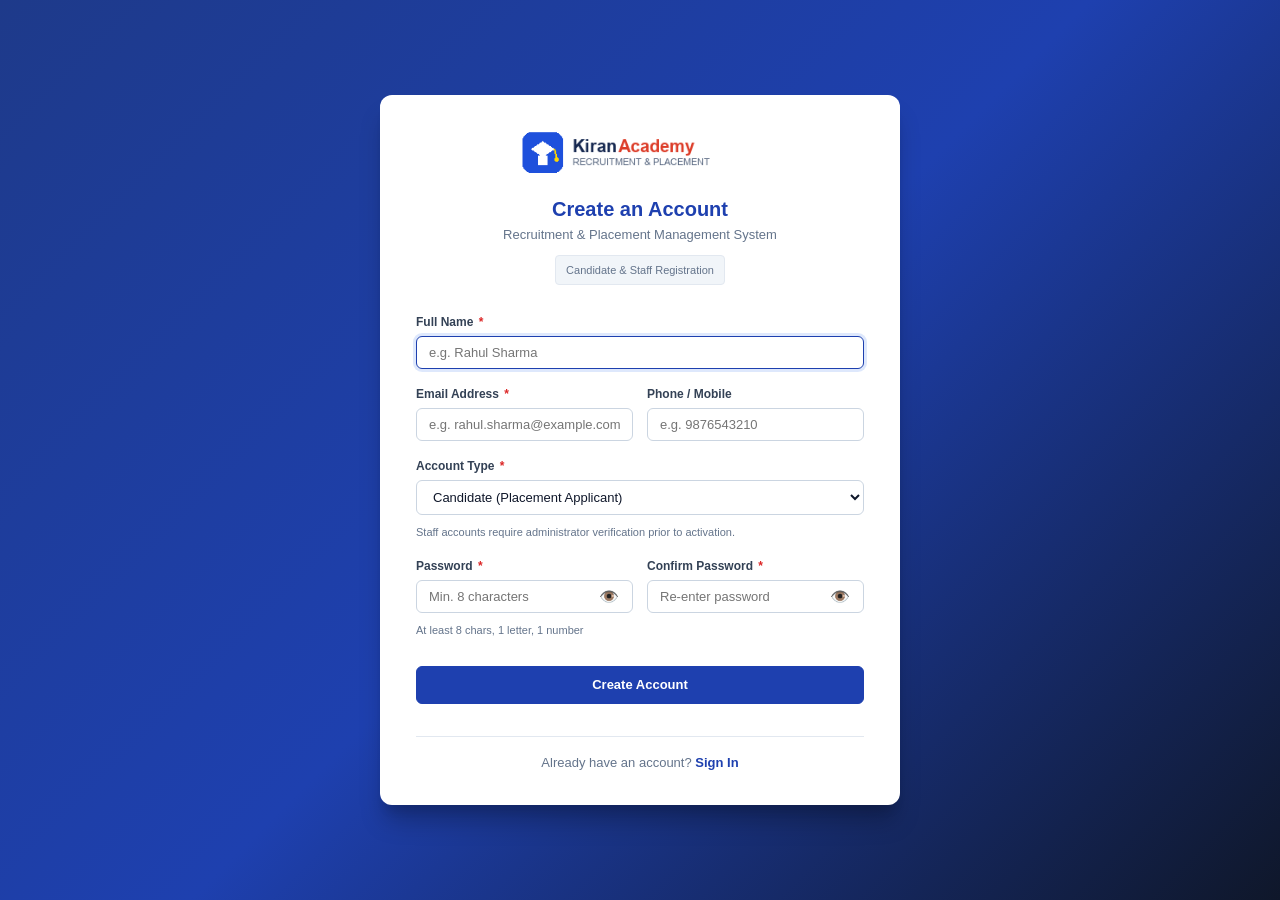
<file: recruitment-placement-ui/register.html>
<!DOCTYPE html>
<html lang="en">

<head>
  <meta charset="UTF-8">
  <meta name="viewport" content="width=device-width, initial-scale=1.0">
  <title>Register - Recruitment &amp; Placement Management System</title>
  <link rel="stylesheet" href="css/style.css">
  <style>
    .register-card {
      width: 100%;
      max-width: 520px;
      background: #ffffff;
      border-radius: 12px;
      box-shadow: 0 20px 25px -5px rgba(0, 0, 0, 0.25), 0 10px 10px -5px rgba(0, 0, 0, 0.1);
      padding: 32px 36px;
      margin: 24px auto;
    }
    .form-row-2 {
      display: grid;
      grid-template-columns: 1fr 1fr;
      gap: 14px;
    }
    @media (max-width: 540px) {
      .form-row-2 {
        grid-template-columns: 1fr;
      }
      .register-card {
        padding: 24px 20px;
      }
    }
  </style>
</head>

<body class="login-body">
  <div class="register-card">
    <div class="login-header">
      <img src="images/logo.png" alt="Kiran Academy Logo" class="login-logo">
      <h1 class="login-title">Create an Account</h1>
      <p class="login-subtitle">Recruitment &amp; Placement Management System</p>
      <div class="login-auth-note">Candidate &amp; Staff Registration</div>
    </div>

    <form class="login-form" id="registerForm" autocomplete="on">
      <div class="form-group">
        <label for="fullName" class="form-label">Full Name <span class="req">*</span></label>
        <input type="text" id="fullName" name="fullName" class="form-control"
          placeholder="e.g. Rahul Sharma" autocomplete="name" required autofocus>
      </div>

      <div class="form-row-2">
        <div class="form-group">
          <label for="email" class="form-label">Email Address <span class="req">*</span></label>
          <input type="email" id="email" name="email" class="form-control"
            placeholder="e.g. rahul.sharma@example.com" autocomplete="email" required>
        </div>

        <div class="form-group">
          <label for="phone" class="form-label">Phone / Mobile</label>
          <input type="tel" id="phone" name="phone" class="form-control"
            placeholder="e.g. 9876543210" autocomplete="tel">
        </div>
      </div>

      <div class="form-group">
        <label for="role" class="form-label">Account Type <span class="req">*</span></label>
        <select id="role" name="role" class="form-control" required>
          <option value="CANDIDATE" selected>Candidate (Placement Applicant)</option>
          <option value="PLACEMENT_OFFICER">Placement Officer (Staff Approval Required)</option>
          <option value="INTERVIEWER">Interviewer / Evaluator (Staff Approval Required)</option>
        </select>
        <div class="form-hint">Staff accounts require administrator verification prior to activation.</div>
      </div>

      <div class="form-row-2">
        <div class="form-group">
          <label for="password" class="form-label">Password <span class="req">*</span></label>
          <div class="password-input-wrap">
            <input type="password" id="password" name="password" class="form-control"
              placeholder="Min. 8 characters" autocomplete="new-password" required>
            <button type="button" class="password-toggle-btn" id="togglePasswordBtn" title="Toggle password visibility">👁️</button>
          </div>
          <div class="form-hint" id="passwordHint">At least 8 chars, 1 letter, 1 number</div>
        </div>

        <div class="form-group">
          <label for="confirmPassword" class="form-label">Confirm Password <span class="req">*</span></label>
          <div class="password-input-wrap">
            <input type="password" id="confirmPassword" name="confirmPassword" class="form-control"
              placeholder="Re-enter password" autocomplete="new-password" required>
            <button type="button" class="password-toggle-btn" id="toggleConfirmPasswordBtn" title="Toggle password visibility">👁️</button>
          </div>
          <div class="form-hint" id="matchHint"></div>
        </div>
      </div>

      <div id="register-error-msg"
        style="display:none; background:#fef2f2; border:1px solid #fecaca; color:#b91c1c; padding:10px 14px; border-radius:6px; margin-top:4px; font-size:13px; line-height:1.4;">
      </div>

      <div id="register-success-msg"
        style="display:none; background:#ecfdf5; border:1px solid #a7f3d0; color:#065f46; padding:12px 14px; border-radius:6px; margin-top:4px; font-size:13px; line-height:1.4;">
      </div>

      <div class="login-actions" style="margin-top:12px;">
        <button type="submit" id="registerBtn" class="btn btn-primary">Create Account</button>
      </div>

      <div class="login-register-row">
        Already have an account? <a href="login.html">Sign In</a>
      </div>
    </form>
  </div>

  <script src="js/config.js"></script>
  <script src="js/api.js"></script>
  <script>
    // Password toggles
    function setupToggle(btnId, inputId) {
      const btn = document.getElementById(btnId);
      const input = document.getElementById(inputId);
      btn.addEventListener('click', () => {
        const isPwd = input.type === 'password';
        input.type = isPwd ? 'text' : 'password';
        btn.textContent = isPwd ? '🙈' : '👁️';
      });
    }
    setupToggle('togglePasswordBtn', 'password');
    setupToggle('toggleConfirmPasswordBtn', 'confirmPassword');

    // Real-time password confirmation check
    const pwdInput = document.getElementById('password');
    const confirmInput = document.getElementById('confirmPassword');
    const matchHint = document.getElementById('matchHint');

    function checkMatch() {
      if (!confirmInput.value) {
        matchHint.textContent = '';
        return;
      }
      if (pwdInput.value === confirmInput.value) {
        matchHint.textContent = '✓ Passwords match';
        matchHint.style.color = '#059669';
      } else {
        matchHint.textContent = '✗ Passwords do not match';
        matchHint.style.color = '#dc2626';
      }
    }
    confirmInput.addEventListener('input', checkMatch);
    pwdInput.addEventListener('input', checkMatch);

    // Registration form submit
    document.getElementById('registerForm').addEventListener('submit', async function (e) {
      e.preventDefault();
      const errBox = document.getElementById('register-error-msg');
      const succBox = document.getElementById('register-success-msg');
      const btn = document.getElementById('registerBtn');

      errBox.style.display = 'none';
      succBox.style.display = 'none';

      const fullName = document.getElementById('fullName').value.trim();
      const email = document.getElementById('email').value.trim();
      const phone = document.getElementById('phone').value.trim();
      const role = document.getElementById('role').value;
      const password = pwdInput.value;
      const confirmPassword = confirmInput.value;

      // Basic client validation
      if (password.length < 8) {
        errBox.textContent = 'Password must be at least 8 characters long.';
        errBox.style.display = 'block';
        return;
      }
      if (!/[a-zA-Z]/.test(password) || !/[0-9]/.test(password)) {
        errBox.textContent = 'Password must contain at least one letter and one number.';
        errBox.style.display = 'block';
        return;
      }
      if (password !== confirmPassword) {
        errBox.textContent = 'Passwords do not match.';
        errBox.style.display = 'block';
        return;
      }

      btn.disabled = true;
      btn.textContent = 'Creating Account...';

      try {
        const res = await Api.register({
          fullName,
          email,
          phone,
          role,
          password,
          confirmPassword
        });

        succBox.textContent = res.message || 'Registration successful! Redirecting to sign in...';
        succBox.style.display = 'block';
        showNotification('Registration successful! Redirecting to sign in...', 'success');

        setTimeout(() => {
          window.location.href = 'login.html';
        }, 1500);
      } catch (err) {
        errBox.textContent = err.message || 'Registration failed. Please check your details.';
        errBox.style.display = 'block';
        btn.disabled = false;
        btn.textContent = 'Create Account';
      }
    });
  </script>
</body>

</html>
</file>
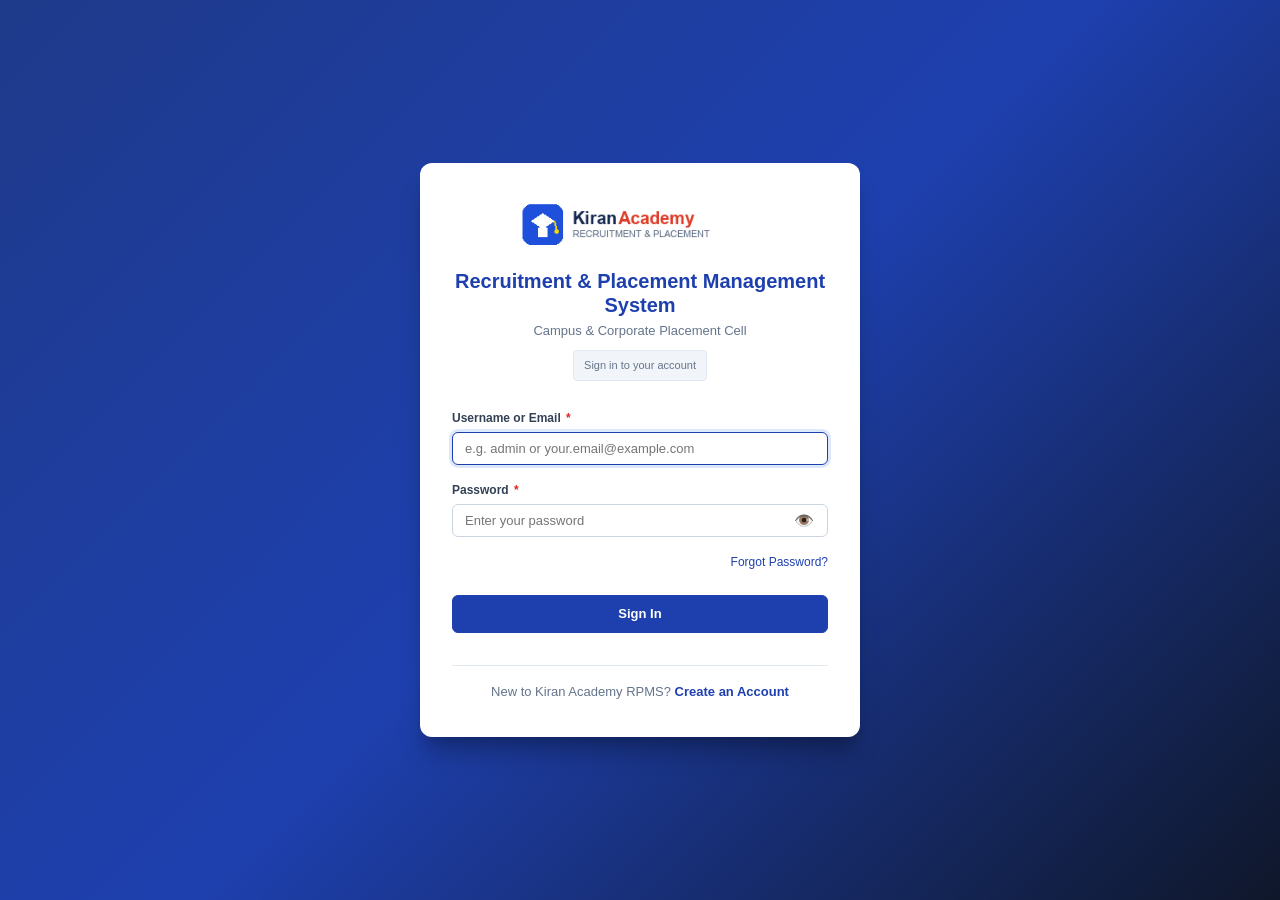
<file: recruitment-placement-ui/reports.html>
<!DOCTYPE html>
<html lang="en">
<head>
  <meta charset="UTF-8">
  <meta name="viewport" content="width=device-width, initial-scale=1.0">
  <title>Reports - Recruitment &amp; Placement Management System</title>
  <link rel="stylesheet" href="css/style.css">
</head>
<body>
  <!-- Header -->
  <header class="app-header">
    <div class="header-brand">
      <img src="images/logo.png" alt="Logo" class="header-logo">
      <div class="header-title-wrap">
        <span class="header-system-title">Recruitment &amp; Placement Management System</span>
        <span class="header-system-subtitle">Campus &amp; Corporate Placement Cell</span>
      </div>
    </div>
    <div class="header-user">
      <div class="user-profile-badge">
        <div class="user-avatar-circle">RS</div>
        <div class="user-info">
          <span class="user-name">Rahul Sharma</span>
          <span class="user-role">Recruiter</span>
        </div>
      </div>
      <a href="login.html" class="header-logout-btn">Logout</a>
    </div>
  </header>

  <div class="app-body">
    <!-- Sidebar Navigation -->
    <aside class="app-sidebar">
      <div class="sidebar-nav">
        <div class="nav-section-title">Main Navigation</div>
        <ul class="nav-list">
          <li class="nav-item">
            <a href="dashboard.html" class="nav-link">
              <span class="nav-icon">📊</span>
              <span>Dashboard</span>
            </a>
          </li>
          <li class="nav-item">
            <a href="candidates.html" class="nav-link">
              <span class="nav-icon">👥</span>
              <span>Candidates</span>
            </a>
          </li>
          <li class="nav-item">
            <a href="companies.html" class="nav-link">
              <span class="nav-icon">🏢</span>
              <span>Companies</span>
            </a>
          </li>
          <li class="nav-item">
            <a href="jobs.html" class="nav-link">
              <span class="nav-icon">💼</span>
              <span>Jobs</span>
            </a>
          </li>
          <li class="nav-item">
            <a href="applications.html" class="nav-link">
              <span class="nav-icon">📝</span>
              <span>Applications</span>
            </a>
          </li>
          <li class="nav-item">
            <a href="interviews.html" class="nav-link">
              <span class="nav-icon">📅</span>
              <span>Interviews</span>
            </a>
          </li>
          <li class="nav-item">
            <a href="placement-process.html" class="nav-link">
              <span class="nav-icon">🎯</span>
              <span>Placement Process</span>
            </a>
          </li>
          <li class="nav-item">
            <a href="reports.html" class="nav-link active">
              <span class="nav-icon">📈</span>
              <span>Reports</span>
            </a>
          </li>
        </ul>
      </div>
      <div class="sidebar-footer">
        Kiran Academy &copy; 2026<br>Recruitment System
      </div>
    </aside>

    <!-- Main Content -->
    <main class="main-content">
      <div class="page-header-row">
        <div class="page-title-group">
          <div class="breadcrumb-bar">
            <a href="dashboard.html">Home</a>
            <span class="breadcrumb-separator">/</span>
            <span>Reports</span>
          </div>
          <h2 class="page-title">Reports</h2>
        </div>
        <div class="page-actions">
          <button type="button" class="btn btn-outline" onclick="window.print()">Print / Export</button>
        </div>
      </div>

      <!-- Sample Display Data Notice -->
      <div style="background:#eff6ff; border:1px solid #bfdbfe; border-radius:6px; padding:10px 14px; margin-bottom:16px; font-size:13px; color:#1e40af;">
        <strong>Live Analytics:</strong> Funnel, Company-wise, Technology-wise, and Pipeline metrics loaded from database.
      </div>

      <!-- Report Filters -->
      <div class="filter-panel">
        <h3 class="filter-title">Filter Reports</h3>
        <form id="reportsFilterForm" onsubmit="return false;">
          <div class="filter-grid">
            <div class="form-group">
              <label for="repDateFrom" class="form-label">Date From</label>
              <input type="date" id="repDateFrom" name="dateFrom" class="form-control" value="2026-01-01">
            </div>
            <div class="form-group">
              <label for="repDateTo" class="form-label">Date To</label>
              <input type="date" id="repDateTo" name="dateTo" class="form-control" value="2026-12-31">
            </div>
            <div class="form-group">
              <label for="repTech" class="form-label">Technology</label>
              <select id="repTech" name="technology" class="form-control">
                <option value="">All Technologies</option>
                <option value="Java">Java</option>
                <option value="Python">Python</option>
                <option value="Testing">Testing</option>
                <option value="Data Analytics">Data Analytics</option>
              </select>
            </div>
            <div class="form-group">
              <label for="repCompany" class="form-label">Company</label>
              <select id="repCompany" name="company" class="form-control">
                <option value="">All Companies</option>
              </select>
            </div>
            <div class="form-group">
              <label for="repPassingYear" class="form-label">Passing Year</label>
              <select id="repPassingYear" name="passingYear" class="form-control">
                <option value="">All Batches</option>
                <option value="2026">2026</option>
                <option value="2025">2025</option>
                <option value="2024">2024</option>
              </select>
            </div>
          </div>
          <div class="filter-actions">
            <button type="button" id="btnApplyFilter" class="btn btn-primary">Apply Filters</button>
            <button type="button" id="btnResetFilter" class="btn btn-outline">Reset</button>
            <button type="button" class="btn btn-outline" onclick="window.print()">Print / Export</button>
          </div>
        </form>
      </div>

      <!-- KPI cards: Applications, Interviews, Selected, Joined, Placement % -->
      <div class="stats-grid-5">
        <div class="stat-card">
          <span class="stat-title">Applications</span>
          <span id="rep-stat-applications" class="stat-value">...</span>
          <span class="stat-sub">Total submissions</span>
        </div>
        <div class="stat-card stat-warning">
          <span class="stat-title">Interviews</span>
          <span id="rep-stat-interviews" class="stat-value">...</span>
          <span class="stat-sub">Interviewed candidates</span>
        </div>
        <div class="stat-card stat-purple">
          <span class="stat-title">Selected</span>
          <span id="rep-stat-selected" class="stat-value">...</span>
          <span class="stat-sub">Selected profiles</span>
        </div>
        <div class="stat-card stat-success">
          <span class="stat-title">Joined</span>
          <span id="rep-stat-joined" class="stat-value">...</span>
          <span class="stat-sub">Joined organizations</span>
        </div>
        <div class="stat-card stat-success">
          <span class="stat-title">Placement %</span>
          <span id="rep-stat-rate" class="stat-value">...</span>
          <span id="rep-stat-rate-sub" class="stat-sub">Offer-to-Join</span>
        </div>
      </div>

      <!-- Required Report Section 1: Recruitment Funnel -->
      <div class="card">
        <div class="card-header">
          <div>
            <h3 class="card-title">Recruitment Funnel</h3>
            <p id="funnelSubtitle" class="card-subtitle">Real-time candidate transition through recruitment stages</p>
          </div>
        </div>
        <div class="card-body">
          <div class="funnel-container" id="funnelContainer">
            <div class="funnel-bar-item">
              <span class="funnel-label">Applications</span>
              <div class="funnel-track">
                <div id="funnelBarApps" class="funnel-fill" style="width: 100%;">100%</div>
              </div>
              <span id="funnelCountApps" class="funnel-count">0</span>
            </div>
            <div class="funnel-bar-item">
              <span class="funnel-label">Shortlisted</span>
              <div class="funnel-track">
                <div id="funnelBarShort" class="funnel-fill" style="width: 0%;">0%</div>
              </div>
              <span id="funnelCountShort" class="funnel-count">0</span>
            </div>
            <div class="funnel-bar-item">
              <span class="funnel-label">Interviewed</span>
              <div class="funnel-track">
                <div id="funnelBarInt" class="funnel-fill" style="width: 0%;">0%</div>
              </div>
              <span id="funnelCountInt" class="funnel-count">0</span>
            </div>
            <div class="funnel-bar-item">
              <span class="funnel-label">Selected</span>
              <div class="funnel-track">
                <div id="funnelBarSel" class="funnel-fill" style="width: 0%;">0%</div>
              </div>
              <span id="funnelCountSel" class="funnel-count">0</span>
            </div>
            <div class="funnel-bar-item">
              <span class="funnel-label">Joined</span>
              <div class="funnel-track">
                <div id="funnelBarJoined" class="funnel-fill" style="width: 0%;">0%</div>
              </div>
              <span id="funnelCountJoined" class="funnel-count">0</span>
            </div>
          </div>
        </div>
      </div>

      <!-- Reports Grid: Company-wise Placement & Technology-wise Placement -->
      <div class="reports-grid">
        <!-- Section 2: Company-wise Placement -->
        <div class="card">
          <div class="card-header">
            <div>
              <h3 class="card-title">Company-wise Placement</h3>
              <p class="card-subtitle">Placement performance categorized by employer</p>
            </div>
          </div>
          <div class="table-responsive">
            <table class="data-table">
              <thead>
                <tr>
                  <th>Company</th>
                  <th>Openings</th>
                  <th>Applications</th>
                  <th>Placements</th>
                  <th>Avg Package</th>
                </tr>
              </thead>
              <tbody id="companyReportTableBody">
                <tr><td colspan="5" style="text-align:center; padding: 20px; color:#64748b;">Loading company report...</td></tr>
              </tbody>
            </table>
          </div>
        </div>

        <!-- Section 3: Technology-wise Placement -->
        <div class="card">
          <div class="card-header">
            <div>
              <h3 class="card-title">Technology-wise Placement</h3>
              <p class="card-subtitle">Placement results grouped by technology domain</p>
            </div>
          </div>
          <div class="table-responsive">
            <table class="data-table">
              <thead>
                <tr>
                  <th>Technology</th>
                  <th>Candidates</th>
                  <th>Placed</th>
                  <th>Placement Rate</th>
                </tr>
              </thead>
              <tbody id="techReportTableBody">
                <tr><td colspan="4" style="text-align:center; padding: 20px; color:#64748b;">Loading technology report...</td></tr>
              </tbody>
            </table>
          </div>
        </div>
      </div>

      <!-- Reports Grid: Recruiter Performance & Pending Interviews -->
      <div class="reports-grid">
        <!-- Section 4: Recruiter Performance -->
        <div class="card">
          <div class="card-header">
            <div>
              <h3 class="card-title">Recruiter Performance</h3>
              <p class="card-subtitle">Recruiter-wise interview and selection tracking</p>
            </div>
          </div>
          <div class="table-responsive">
            <table class="data-table">
              <thead>
                <tr>
                  <th>Recruiter</th>
                  <th>Mapped</th>
                  <th>Interviews</th>
                  <th>Selected</th>
                  <th>Placed</th>
                </tr>
              </thead>
              <tbody>
                <tr>
                  <td><strong>Admin Placement Officer</strong></td>
                  <td>10</td>
                  <td>6</td>
                  <td>4</td>
                  <td>3</td>
                </tr>
                <tr>
                  <td><strong>Technical Interviewer</strong></td>
                  <td>8</td>
                  <td>5</td>
                  <td>3</td>
                  <td>2</td>
                </tr>
              </tbody>
            </table>
          </div>
        </div>

        <!-- Section 5: Pending Interviews -->
        <div class="card">
          <div class="card-header">
            <div>
              <h3 class="card-title">Pending Interviews</h3>
              <p class="card-subtitle">Rounds awaiting completion or rescheduling</p>
            </div>
            <a href="interviews.html" class="btn btn-outline btn-sm">View in Interviews</a>
          </div>
          <div class="table-responsive">
            <table class="data-table">
              <thead>
                <tr>
                  <th>Candidate</th>
                  <th>Company</th>
                  <th>Round</th>
                  <th>Date &amp; Time</th>
                  <th>Status</th>
                </tr>
              </thead>
              <tbody id="pendingInterviewsTableBody">
                <tr><td colspan="5" style="text-align:center; padding: 20px; color:#64748b;">Loading pending interviews...</td></tr>
              </tbody>
            </table>
          </div>
        </div>
      </div>

      <!-- Section 6: Open Job Aging -->
      <div class="card">
        <div class="card-header">
          <div>
            <h3 class="card-title">Open Job Aging</h3>
            <p class="card-subtitle">Active employer vacancy timelines and duration open</p>
          </div>
          <a href="jobs.html" class="btn btn-outline btn-sm">All Jobs</a>
        </div>
        <div class="table-responsive">
          <table class="data-table">
            <thead>
              <tr>
                <th>Job Code</th>
                <th>Company</th>
                <th>Designation</th>
                <th>Work Location</th>
                <th>Job Type</th>
                <th>Min Qualification</th>
                <th>Status</th>
              </tr>
            </thead>
            <tbody id="openJobsTableBody">
              <tr><td colspan="7" style="text-align:center; padding: 20px; color:#64748b;">Loading open jobs...</td></tr>
            </tbody>
          </table>
        </div>
      </div>

    </main>
  </div>

  <script src="js/config.js"></script>
  <script src="js/api.js"></script>
  <script>
    document.addEventListener('DOMContentLoaded', async () => {
      Api.updateNavUser();

      const repCompanySelect = document.getElementById('repCompany');
      const companyTbody = document.getElementById('companyReportTableBody');
      const techTbody = document.getElementById('techReportTableBody');
      const pendingTbody = document.getElementById('pendingInterviewsTableBody');
      const jobsTbody = document.getElementById('openJobsTableBody');

      let companyReports = [];
      let techReports = [];

      async function loadDropdowns() {
        try {
          const companies = await Api.getCompanies();
          if (repCompanySelect) {
            repCompanySelect.innerHTML = '<option value="">All Companies</option>' +
              companies.map(c => `<option value="${Api.escapeHtml(c.company_name)}">${Api.escapeHtml(c.company_name)}</option>`).join('');
          }
        } catch (err) {
          console.error('Error loading companies dropdown:', err);
        }
      }

      async function loadFunnel() {
        try {
          const funnel = await Api.getReportsFunnel();
          const apps = funnel.applications || 0;
          const short = funnel.shortlisted || 0;
          const ints = funnel.interviews || 0;
          const sel = funnel.selected || 0;
          const placed = funnel.placed || 0;

          const setTxt = (id, val) => { const el = document.getElementById(id); if (el) el.textContent = val; };
          setTxt('rep-stat-applications', apps.toLocaleString());
          setTxt('rep-stat-interviews', ints.toLocaleString());
          setTxt('rep-stat-selected', sel.toLocaleString());
          setTxt('rep-stat-joined', placed.toLocaleString());

          const rate = sel > 0 ? Math.round((placed / sel) * 1000) / 10 : (apps > 0 ? Math.round((placed / apps) * 1000) / 10 : 0);
          setTxt('rep-stat-rate', rate + '%');

          const sub = document.getElementById('funnelSubtitle');
          if (sub) {
            sub.textContent = `Applications: ${apps} | Shortlisted: ${short} | Interviewed: ${ints} | Selected: ${sel} | Placed: ${placed} | Rate: ${rate}%`;
          }

          const setBar = (barId, countId, pct, count) => {
            const bar = document.getElementById(barId);
            const cnt = document.getElementById(countId);
            const val = pct || 0;
            if (bar) {
              bar.style.width = Math.max(val, 5) + '%';
              bar.textContent = val + '%';
            }
            if (cnt) cnt.textContent = count;
          };

          setBar('funnelBarApps', 'funnelCountApps', funnel.applicationsPct || 100, apps);
          setBar('funnelBarShort', 'funnelCountShort', funnel.shortlistedPct || 0, short);
          setBar('funnelBarInt', 'funnelCountInt', funnel.interviewsPct || 0, ints);
          setBar('funnelBarSel', 'funnelCountSel', funnel.selectedPct || 0, sel);
          setBar('funnelBarJoined', 'funnelCountJoined', funnel.placedPct || 0, placed);
        } catch (err) {
          console.error('Error loading funnel report:', err);
        }
      }

      async function loadCompanyReport() {
        try {
          companyReports = await Api.getCompanyWiseReport();
          renderCompanyTable(companyReports);
        } catch (err) {
          console.error('Error loading company report:', err);
          if (companyTbody) companyTbody.innerHTML = `<tr><td colspan="5" style="text-align:center; padding: 20px; color:#dc2626;">Failed: ${Api.escapeHtml(err.message)}</td></tr>`;
        }
      }

      function renderCompanyTable(list) {
        if (!companyTbody) return;
        if (!list || list.length === 0) {
          companyTbody.innerHTML = '<tr><td colspan="5" style="text-align:center; padding: 20px; color:#64748b;">No company data available.</td></tr>';
          return;
        }

        companyTbody.innerHTML = list.map(c => {
          const compName = Api.escapeHtml(c.company_name || 'N/A');
          const jobs = c.total_jobs || 0;
          const apps = c.total_applications || 0;
          const placed = c.total_placements || 0;
          const avgPkg = c.average_package ? `${parseFloat(c.average_package).toFixed(1)} LPA` : 'N/A';

          return `
            <tr>
              <td><strong>${compName}</strong></td>
              <td>${jobs}</td>
              <td>${apps}</td>
              <td>${placed}</td>
              <td><span class="badge badge-active">${avgPkg}</span></td>
            </tr>
          `;
        }).join('');
      }

      async function loadTechReport() {
        try {
          techReports = await Api.getTechWiseReport();
          renderTechTable(techReports);
        } catch (err) {
          console.error('Error loading tech report:', err);
          if (techTbody) techTbody.innerHTML = `<tr><td colspan="4" style="text-align:center; padding: 20px; color:#dc2626;">Failed: ${Api.escapeHtml(err.message)}</td></tr>`;
        }
      }

      function renderTechTable(list) {
        if (!techTbody) return;
        if (!list || list.length === 0) {
          techTbody.innerHTML = '<tr><td colspan="4" style="text-align:center; padding: 20px; color:#64748b;">No technology data available.</td></tr>';
          return;
        }

        techTbody.innerHTML = list.map(t => {
          const techName = Api.escapeHtml(t.technology || 'Other');
          const total = t.total_candidates || 0;
          const placed = t.placed_candidates || 0;
          const rate = t.placement_percentage != null ? `${t.placement_percentage}%` : '0%';

          return `
            <tr>
              <td><strong>${techName}</strong></td>
              <td>${total}</td>
              <td>${placed}</td>
              <td><span class="badge badge-active">${rate}</span></td>
            </tr>
          `;
        }).join('');
      }

      async function loadPendingInterviews() {
        try {
          const interviews = await Api.getInterviews({ status: 'SCHEDULED' });
          if (!pendingTbody) return;
          if (!interviews || interviews.length === 0) {
            pendingTbody.innerHTML = '<tr><td colspan="5" style="text-align:center; padding: 20px; color:#64748b;">No pending interviews.</td></tr>';
            return;
          }

          pendingTbody.innerHTML = interviews.slice(0, 5).map(i => {
            const candName = Api.escapeHtml(i.candidate_name || 'Candidate #' + i.candidate_id);
            const compName = Api.escapeHtml(i.company_name || 'N/A');
            const roundName = Api.escapeHtml(i.round_name || 'Technical');
            const sched = Api.formatDateTime(i.scheduled_at);
            const status = (i.round_status || 'SCHEDULED').toUpperCase();

            return `
              <tr>
                <td><strong>${candName}</strong></td>
                <td>${compName}</td>
                <td>${roundName}</td>
                <td>${sched}</td>
                <td><span class="badge badge-scheduled">${status}</span></td>
              </tr>
            `;
          }).join('');
        } catch (err) {
          console.error('Error loading pending interviews:', err);
        }
      }

      async function loadOpenJobs() {
        try {
          const jobs = await Api.getJobs();
          if (!jobsTbody) return;
          if (!jobs || jobs.length === 0) {
            jobsTbody.innerHTML = '<tr><td colspan="7" style="text-align:center; padding: 20px; color:#64748b;">No open jobs found.</td></tr>';
            return;
          }

          jobsTbody.innerHTML = jobs.slice(0, 6).map(j => {
            const jCode = Api.escapeHtml(j.job_code || ('JOB' + j.job_id));
            const cName = Api.escapeHtml(j.company_name || 'N/A');
            const title = Api.escapeHtml(j.job_title || 'N/A');
            const loc = Api.escapeHtml(j.work_location || 'Pune');
            const type = Api.escapeHtml(j.job_type || 'FULL_TIME');
            const qual = Api.escapeHtml(j.min_qualification || 'BE / BTech');
            const status = (j.status || 'OPEN').toUpperCase();

            return `
              <tr>
                <td><strong>${jCode}</strong></td>
                <td>${cName}</td>
                <td>${title}</td>
                <td>${loc}</td>
                <td>${type}</td>
                <td>${qual}</td>
                <td><span class="badge ${status === 'OPEN' ? 'badge-open' : 'badge-closed'}">${status}</span></td>
              </tr>
            `;
          }).join('');
        } catch (err) {
          console.error('Error loading open jobs:', err);
        }
      }

      const btnApplyFilter = document.getElementById('btnApplyFilter');
      const btnResetFilter = document.getElementById('btnResetFilter');

      if (btnApplyFilter) {
        btnApplyFilter.addEventListener('click', () => {
          const selCo = (repCompanySelect ? repCompanySelect.value : '').toLowerCase().trim();
          const selTech = (document.getElementById('repTech') ? document.getElementById('repTech').value : '').toLowerCase().trim();

          if (selCo) {
            renderCompanyTable(companyReports.filter(c => (c.company_name || '').toLowerCase().includes(selCo)));
          } else {
            renderCompanyTable(companyReports);
          }

          if (selTech) {
            renderTechTable(techReports.filter(t => (t.technology || '').toLowerCase().includes(selTech)));
          } else {
            renderTechTable(techReports);
          }
        });
      }

      if (btnResetFilter) {
        btnResetFilter.addEventListener('click', () => {
          if (repCompanySelect) repCompanySelect.value = '';
          if (document.getElementById('repTech')) document.getElementById('repTech').value = '';
          renderCompanyTable(companyReports);
          renderTechTable(techReports);
        });
      }

      await Promise.all([
        loadDropdowns(),
        loadFunnel(),
        loadCompanyReport(),
        loadTechReport(),
        loadPendingInterviews(),
        loadOpenJobs()
      ]);
    });
  </script>
</body>
</html>
</file>
<file: recruitment-placement-ui/css/style.css>
/* ==========================================================================
   RECRUITMENT & PLACEMENT MANAGEMENT SYSTEM - SHARED STYLESHEET
   Technology-Neutral HTML5 & CSS3 Prototype
   ========================================================================== */

/* --- CSS Reset & Variables --- */
:root {
  --primary-color: #1e40af;       /* Deep Blue */
  --primary-hover: #1d4ed8;       /* Medium Blue */
  --primary-light: #eff6ff;       /* Soft Blue Tint */
  --primary-border: #bfdbfe;      /* Light Blue Border */
  --secondary-color: #475569;     /* Slate / Neutral */
  --secondary-hover: #334155;
  --secondary-light: #f8fafc;
  --text-main: #0f172a;           /* Dark Slate */
  --text-muted: #64748b;          /* Muted Grey */
  --text-light: #ffffff;
  --bg-page: #f1f5f9;             /* Cool Light Grey */
  --bg-card: #ffffff;
  --border-color: #cbd5e1;
  --border-light: #e2e8f0;
  
  /* Status Colors */
  --status-active-bg: #dcfce7;
  --status-active-text: #166534;
  --status-placed-bg: #ede9fe;
  --status-placed-text: #5b21b6;
  --status-hold-bg: #fef3c7;
  --status-hold-text: #92400e;
  --status-inactive-bg: #f1f5f9;
  --status-inactive-text: #475569;
  --status-open-bg: #dbeafe;
  --status-open-text: #1e40af;
  --status-rejected-bg: #fee2e2;
  --status-rejected-text: #991b1b;
  --status-pending-bg: #ffedd5;
  --status-pending-text: #9a3412;

  --shadow-sm: 0 1px 2px 0 rgba(0, 0, 0, 0.05);
  --shadow-md: 0 4px 6px -1px rgba(0, 0, 0, 0.08), 0 2px 4px -1px rgba(0, 0, 0, 0.04);
  --shadow-lg: 0 10px 15px -3px rgba(0, 0, 0, 0.1), 0 4px 6px -2px rgba(0, 0, 0, 0.05);
  --radius-sm: 4px;
  --radius-md: 6px;
  --radius-lg: 8px;
}

* {
  box-sizing: border-box;
  margin: 0;
  padding: 0;
}

body {
  font-family: -apple-system, BlinkMacSystemFont, "Segoe UI", Roboto, "Helvetica Neue", Arial, sans-serif;
  font-size: 14px;
  line-height: 1.5;
  color: var(--text-main);
  background-color: var(--bg-page);
  min-height: 100vh;
}

a {
  color: var(--primary-color);
  text-decoration: none;
}

a:hover {
  text-decoration: underline;
}

/* --- App Layout --- */
.app-header {
  height: 64px;
  background-color: var(--bg-card);
  border-bottom: 1px solid var(--border-color);
  display: flex;
  align-items: center;
  justify-content: space-between;
  padding: 0 24px;
  position: sticky;
  top: 0;
  z-index: 100;
  box-shadow: var(--shadow-sm);
}

.header-brand {
  display: flex;
  align-items: center;
  gap: 16px;
}

.header-logo {
  height: 40px;
  width: auto;
  object-fit: contain;
}

.header-title-wrap {
  display: flex;
  flex-direction: column;
}

.header-system-title {
  font-size: 16px;
  font-weight: 700;
  color: var(--primary-color);
  letter-spacing: -0.2px;
}

.header-system-subtitle {
  font-size: 11px;
  color: var(--text-muted);
  text-transform: uppercase;
  letter-spacing: 0.5px;
}

.header-user {
  display: flex;
  align-items: center;
  gap: 20px;
}

.user-profile-badge {
  display: flex;
  align-items: center;
  gap: 10px;
  background-color: var(--primary-light);
  padding: 6px 14px;
  border-radius: 20px;
  border: 1px solid var(--primary-border);
}

.user-avatar-circle {
  width: 28px;
  height: 28px;
  border-radius: 50%;
  background-color: var(--primary-color);
  color: #fff;
  font-weight: bold;
  font-size: 12px;
  display: flex;
  align-items: center;
  justify-content: center;
}

.user-info {
  display: flex;
  flex-direction: column;
}

.user-name {
  font-size: 13px;
  font-weight: 600;
  color: var(--text-main);
  line-height: 1.2;
}

.user-role {
  font-size: 11px;
  color: var(--primary-color);
  font-weight: 500;
}

.header-logout-btn {
  display: inline-flex;
  align-items: center;
  padding: 6px 14px;
  background-color: transparent;
  color: #b91c1c;
  border: 1px solid #fca5a5;
  border-radius: var(--radius-md);
  font-size: 12px;
  font-weight: 600;
  cursor: pointer;
  text-decoration: none;
  transition: all 0.2s ease;
}

.header-logout-btn:hover {
  background-color: #fee2e2;
  text-decoration: none;
}

.app-body {
  display: flex;
  min-height: calc(100vh - 64px);
}

/* --- Sidebar Navigation --- */
.app-sidebar {
  width: 230px;
  background-color: #0f172a;
  color: #94a3b8;
  flex-shrink: 0;
  display: flex;
  flex-direction: column;
  justify-content: space-between;
}

.sidebar-nav {
  padding: 16px 0;
}

.nav-section-title {
  font-size: 11px;
  text-transform: uppercase;
  color: #64748b;
  padding: 8px 20px 6px;
  letter-spacing: 0.8px;
  font-weight: 600;
}

.nav-list {
  list-style: none;
}

.nav-item {
  margin: 2px 8px;
}

.nav-link {
  display: flex;
  align-items: center;
  gap: 12px;
  padding: 10px 14px;
  color: #94a3b8;
  font-size: 13px;
  font-weight: 500;
  border-radius: var(--radius-md);
  transition: all 0.15s ease;
  text-decoration: none;
}

.nav-link:hover {
  background-color: #1e293b;
  color: #f8fafc;
  text-decoration: none;
}

.nav-link.active {
  background-color: var(--primary-color);
  color: #ffffff;
  font-weight: 600;
}

.nav-icon {
  width: 18px;
  text-align: center;
  font-size: 13px;
  font-weight: bold;
}

.sidebar-footer {
  padding: 16px;
  border-top: 1px solid #1e293b;
  font-size: 11px;
  color: #64748b;
  text-align: center;
}

/* --- Main Content Area --- */
.main-content {
  flex-grow: 1;
  padding: 24px;
  overflow-x: auto;
}

/* Breadcrumb & Page Header */
.page-header-row {
  display: flex;
  align-items: center;
  justify-content: space-between;
  margin-bottom: 20px;
  flex-wrap: wrap;
  gap: 12px;
}

.page-title-group {
  display: flex;
  flex-direction: column;
  gap: 4px;
}

.breadcrumb-bar {
  display: flex;
  align-items: center;
  gap: 6px;
  font-size: 12px;
  color: var(--text-muted);
}

.breadcrumb-bar a {
  color: var(--text-muted);
  text-decoration: none;
}

.breadcrumb-bar a:hover {
  color: var(--primary-color);
  text-decoration: underline;
}

.breadcrumb-separator {
  color: #94a3b8;
}

.page-title {
  font-size: 22px;
  font-weight: 700;
  color: var(--text-main);
  letter-spacing: -0.3px;
}

.page-actions {
  display: flex;
  align-items: center;
  gap: 10px;
}

/* --- Buttons --- */
.btn {
  display: inline-flex;
  align-items: center;
  justify-content: center;
  gap: 6px;
  padding: 8px 16px;
  font-size: 13px;
  font-weight: 600;
  border-radius: var(--radius-md);
  border: 1px solid transparent;
  cursor: pointer;
  text-decoration: none;
  transition: all 0.15s ease-in-out;
  line-height: 1.2;
}

.btn-primary {
  background-color: var(--primary-color);
  color: #ffffff;
  border-color: var(--primary-color);
}

.btn-primary:hover {
  background-color: var(--primary-hover);
  border-color: var(--primary-hover);
  color: #ffffff;
  text-decoration: none;
}

.btn-secondary, .btn-outline {
  background-color: #ffffff;
  color: var(--secondary-color);
  border-color: var(--border-color);
}

.btn-secondary:hover, .btn-outline:hover {
  background-color: var(--secondary-light);
  border-color: #94a3b8;
  color: var(--text-main);
  text-decoration: none;
}

.btn-success {
  background-color: #16a34a;
  color: #ffffff;
  border-color: #16a34a;
}

.btn-success:hover {
  background-color: #15803d;
  color: #ffffff;
  text-decoration: none;
}

.btn-danger {
  background-color: #dc2626;
  color: #ffffff;
  border-color: #dc2626;
}

.btn-danger:hover {
  background-color: #b91c1c;
  color: #ffffff;
  text-decoration: none;
}

.btn-warning {
  background-color: #d97706;
  color: #ffffff;
  border-color: #d97706;
}

.btn-warning:hover {
  background-color: #b45309;
  color: #ffffff;
  text-decoration: none;
}

.btn-sm {
  padding: 4px 10px;
  font-size: 12px;
}

/* --- Cards & Panels --- */
.card {
  background-color: var(--bg-card);
  border: 1px solid var(--border-color);
  border-radius: var(--radius-lg);
  box-shadow: var(--shadow-sm);
  margin-bottom: 20px;
  overflow: hidden;
}

.card-header {
  padding: 14px 20px;
  border-bottom: 1px solid var(--border-light);
  background-color: #ffffff;
  display: flex;
  align-items: center;
  justify-content: space-between;
}

.card-title {
  font-size: 15px;
  font-weight: 700;
  color: var(--text-main);
}

.card-subtitle {
  font-size: 12px;
  color: var(--text-muted);
  margin-top: 2px;
}

.card-body {
  padding: 20px;
}

/* --- KPI / Summary Cards Grid --- */
.stats-grid-8 {
  display: grid;
  grid-template-columns: repeat(4, 1fr);
  gap: 16px;
  margin-bottom: 24px;
}

.stats-grid-5 {
  display: grid;
  grid-template-columns: repeat(5, 1fr);
  gap: 16px;
  margin-bottom: 24px;
}

.stats-grid-4 {
  display: grid;
  grid-template-columns: repeat(4, 1fr);
  gap: 16px;
  margin-bottom: 24px;
}

.stats-grid-3 {
  display: grid;
  grid-template-columns: repeat(3, 1fr);
  gap: 16px;
  margin-bottom: 24px;
}

.stat-card {
  background: #ffffff;
  border: 1px solid var(--border-color);
  border-radius: var(--radius-lg);
  padding: 16px;
  box-shadow: var(--shadow-sm);
  display: flex;
  flex-direction: column;
  justify-content: space-between;
  border-left: 4px solid var(--primary-color);
}

.stat-card.stat-success {
  border-left-color: #16a34a;
}

.stat-card.stat-warning {
  border-left-color: #d97706;
}

.stat-card.stat-purple {
  border-left-color: #7c3aed;
}

.stat-title {
  font-size: 12px;
  font-weight: 600;
  text-transform: uppercase;
  letter-spacing: 0.5px;
  color: var(--text-muted);
  margin-bottom: 6px;
}

.stat-value {
  font-size: 26px;
  font-weight: 700;
  color: var(--text-main);
  line-height: 1.1;
}

.stat-sub {
  font-size: 11px;
  color: var(--text-muted);
  margin-top: 6px;
}

/* --- Filter Panel --- */
.filter-panel {
  background: #ffffff;
  border: 1px solid var(--border-color);
  border-radius: var(--radius-lg);
  padding: 18px 20px;
  margin-bottom: 20px;
  box-shadow: var(--shadow-sm);
}

.filter-title {
  font-size: 14px;
  font-weight: 700;
  color: var(--text-main);
  margin-bottom: 14px;
  display: flex;
  align-items: center;
  gap: 8px;
}

.filter-grid {
  display: grid;
  grid-template-columns: repeat(auto-fill, minmax(200px, 1fr));
  gap: 14px;
  margin-bottom: 14px;
}

.filter-actions {
  display: flex;
  align-items: center;
  justify-content: flex-end;
  gap: 10px;
  border-top: 1px solid var(--border-light);
  padding-top: 14px;
}

/* --- Forms & Controls --- */
.form-group {
  display: flex;
  flex-direction: column;
  gap: 5px;
}

.form-label {
  font-size: 12px;
  font-weight: 600;
  color: #334155;
}

.form-label .req {
  color: #dc2626;
  margin-left: 2px;
}

.form-control {
  width: 100%;
  padding: 8px 12px;
  font-size: 13px;
  color: var(--text-main);
  background-color: #ffffff;
  border: 1px solid var(--border-color);
  border-radius: var(--radius-md);
  outline: none;
  transition: border-color 0.15s ease, box-shadow 0.15s ease;
  font-family: inherit;
}

.form-control:focus {
  border-color: var(--primary-color);
  box-shadow: 0 0 0 3px rgba(37, 99, 235, 0.15);
}

select.form-control {
  cursor: pointer;
  background-color: #ffffff;
}

textarea.form-control {
  resize: vertical;
  min-height: 80px;
}

.form-grid-2 {
  display: grid;
  grid-template-columns: repeat(2, 1fr);
  gap: 16px;
}

.form-grid-3 {
  display: grid;
  grid-template-columns: repeat(3, 1fr);
  gap: 16px;
}

.form-section-header {
  font-size: 14px;
  font-weight: 700;
  color: var(--primary-color);
  border-bottom: 2px solid var(--primary-border);
  padding-bottom: 6px;
  margin: 20px 0 14px;
}

.form-section-header:first-of-type {
  margin-top: 0;
}

.radio-group {
  display: flex;
  gap: 16px;
  align-items: center;
  padding: 6px 0;
}

.radio-label {
  display: inline-flex;
  align-items: center;
  gap: 6px;
  font-size: 13px;
  cursor: pointer;
}

/* --- Validation Alert & Messages --- */
.validation-notice {
  background-color: #fffbeb;
  border: 1px solid #fde68a;
  border-left: 4px solid #f59e0b;
  color: #92400e;
  padding: 12px 16px;
  border-radius: var(--radius-md);
  margin-bottom: 16px;
  font-size: 13px;
  display: flex;
  align-items: flex-start;
  gap: 10px;
}

.validation-error-box {
  background-color: #fef2f2;
  border: 1px solid #fecaca;
  border-left: 4px solid #ef4444;
  color: #991b1b;
  padding: 12px 16px;
  border-radius: var(--radius-md);
  margin-bottom: 16px;
  font-size: 13px;
}

.validation-error-box ul {
  margin-left: 20px;
  margin-top: 6px;
}

.field-error-text {
  font-size: 11px;
  color: #dc2626;
  margin-top: 2px;
  font-weight: 500;
}

.form-control.input-error {
  border-color: #ef4444;
  background-color: #fef2f2;
}

/* --- Data Tables --- */
.table-responsive {
  width: 100%;
  overflow-x: auto;
  border: 1px solid var(--border-color);
  border-radius: var(--radius-lg);
  background: #ffffff;
  box-shadow: var(--shadow-sm);
}

.data-table {
  width: 100%;
  border-collapse: collapse;
  text-align: left;
  font-size: 13px;
}

.data-table th {
  background-color: #f8fafc;
  color: #334155;
  font-weight: 700;
  padding: 12px 14px;
  border-bottom: 2px solid var(--border-color);
  white-space: nowrap;
}

.data-table td {
  padding: 12px 14px;
  border-bottom: 1px solid var(--border-light);
  color: #1e293b;
  vertical-align: middle;
}

.data-table tbody tr:nth-child(even) {
  background-color: #f8fafc;
}

.data-table tbody tr:hover {
  background-color: #f1f5f9;
}

.table-actions {
  display: flex;
  align-items: center;
  gap: 8px;
  white-space: nowrap;
}

/* --- Status Badges --- */
.badge {
  display: inline-block;
  padding: 3px 8px;
  border-radius: 12px;
  font-size: 11px;
  font-weight: 700;
  letter-spacing: 0.3px;
  text-transform: uppercase;
  line-height: 1.2;
  white-space: nowrap;
}

.badge-active, .badge-selected, .badge-joined, .badge-open, .badge-eligible {
  background-color: var(--status-active-bg);
  color: var(--status-active-text);
  border: 1px solid #86efac;
}

.badge-placed, .badge-accepted, .badge-shortlisted {
  background-color: var(--status-placed-bg);
  color: var(--status-placed-text);
  border: 1px solid #c4b5fd;
}

.badge-on_hold, .badge-deferred, .badge-rescheduled, .badge-interview {
  background-color: var(--status-hold-bg);
  color: var(--status-hold-text);
  border: 1px solid #fde68a;
}

.badge-inactive, .badge-draft, .badge-cancelled, .badge-withdrawn, .badge-expired {
  background-color: var(--status-inactive-bg);
  color: var(--status-inactive-text);
  border: 1px solid #cbd5e1;
}

.badge-rejected, .badge-not_joined, .badge-no_show {
  background-color: var(--status-rejected-bg);
  color: var(--status-rejected-text);
  border: 1px solid #fca5a5;
}

.badge-scheduled, .badge-offered, .badge-applied {
  background-color: var(--status-open-bg);
  color: var(--status-open-text);
  border: 1px solid #93c5fd;
}

/* --- Pagination --- */
.pagination-wrapper {
  display: flex;
  align-items: center;
  justify-content: space-between;
  padding: 14px 20px;
  background-color: #ffffff;
  border: 1px solid var(--border-color);
  border-top: none;
  border-radius: 0 0 var(--radius-lg) var(--radius-lg);
  font-size: 12px;
  color: var(--text-muted);
}

.pagination-controls {
  display: flex;
  gap: 6px;
}

.page-btn {
  padding: 4px 10px;
  border: 1px solid var(--border-color);
  background: #ffffff;
  color: var(--text-main);
  border-radius: var(--radius-sm);
  font-size: 12px;
  cursor: pointer;
  text-decoration: none;
}

.page-btn.active {
  background: var(--primary-color);
  color: #ffffff;
  border-color: var(--primary-color);
  font-weight: 600;
}

.page-btn:hover:not(.active) {
  background: var(--secondary-light);
  text-decoration: none;
}

/* --- Quick Actions Bar --- */
.quick-actions-bar {
  display: flex;
  gap: 12px;
  flex-wrap: wrap;
  padding: 16px 20px;
  background-color: #ffffff;
  border: 1px solid var(--border-color);
  border-radius: var(--radius-lg);
  margin-bottom: 24px;
  align-items: center;
}

.quick-actions-title {
  font-size: 13px;
  font-weight: 700;
  color: #334155;
  margin-right: 8px;
}

/* --- Recruitment Funnel Representation --- */
.funnel-container {
  display: flex;
  flex-direction: column;
  gap: 10px;
  padding: 10px 0;
}

.funnel-bar-item {
  display: flex;
  align-items: center;
  gap: 16px;
}

.funnel-label {
  width: 140px;
  font-size: 13px;
  font-weight: 600;
  color: var(--text-main);
  flex-shrink: 0;
}

.funnel-track {
  flex-grow: 1;
  background-color: #e2e8f0;
  height: 24px;
  border-radius: var(--radius-sm);
  overflow: hidden;
  position: relative;
}

.funnel-fill {
  height: 100%;
  background: linear-gradient(90deg, #1e40af, #3b82f6);
  border-radius: var(--radius-sm);
  display: flex;
  align-items: center;
  justify-content: flex-end;
  padding-right: 10px;
  color: #ffffff;
  font-size: 11px;
  font-weight: 700;
}

.funnel-count {
  width: 70px;
  font-size: 13px;
  font-weight: 700;
  text-align: right;
  color: #0f172a;
  flex-shrink: 0;
}

/* --- Tabs Component --- */
.tabs-nav {
  display: flex;
  border-bottom: 2px solid var(--border-color);
  margin-bottom: 20px;
  gap: 4px;
}

.tab-btn {
  padding: 10px 20px;
  background: #f8fafc;
  border: 1px solid var(--border-color);
  border-bottom: none;
  border-radius: var(--radius-md) var(--radius-md) 0 0;
  font-size: 13px;
  font-weight: 600;
  color: var(--text-muted);
  cursor: pointer;
  text-decoration: none;
  display: inline-block;
  margin-bottom: -2px;
}

.tab-btn.active {
  background: #ffffff;
  color: var(--primary-color);
  border-bottom: 2px solid #ffffff;
  border-top: 3px solid var(--primary-color);
}

.tab-pane {
  background: #ffffff;
  border: 1px solid var(--border-color);
  border-radius: var(--radius-lg);
  padding: 24px;
  margin-bottom: 20px;
}

/* --- Candidate 360 Profile Details --- */
.profile-summary-header {
  background: #ffffff;
  border: 1px solid var(--border-color);
  border-radius: var(--radius-lg);
  padding: 20px;
  display: flex;
  align-items: center;
  justify-content: space-between;
  margin-bottom: 20px;
  box-shadow: var(--shadow-sm);
}

.profile-main-meta {
  display: flex;
  align-items: center;
  gap: 18px;
}

.profile-avatar-large {
  width: 56px;
  height: 56px;
  border-radius: 50%;
  background: var(--primary-color);
  color: #ffffff;
  font-size: 22px;
  font-weight: 700;
  display: flex;
  align-items: center;
  justify-content: center;
}

.profile-name {
  font-size: 20px;
  font-weight: 700;
  color: var(--text-main);
}

.profile-id-tag {
  font-size: 12px;
  color: var(--text-muted);
  font-weight: 500;
}

.profile-meta-pills {
  display: flex;
  gap: 12px;
  margin-top: 6px;
}

.meta-pill {
  font-size: 12px;
  background: var(--secondary-light);
  border: 1px solid var(--border-color);
  padding: 3px 10px;
  border-radius: 12px;
  color: #334155;
}

.details-grid {
  display: grid;
  grid-template-columns: repeat(3, 1fr);
  gap: 16px;
}

.detail-item {
  display: flex;
  flex-direction: column;
  gap: 2px;
}

.detail-label {
  font-size: 11px;
  text-transform: uppercase;
  color: var(--text-muted);
  font-weight: 600;
}

.detail-value {
  font-size: 13px;
  font-weight: 600;
  color: var(--text-main);
}

/* --- Login Page Styles --- */
.login-body {
  min-height: 100vh;
  display: flex;
  align-items: center;
  justify-content: center;
  background: linear-gradient(135deg, #1e3a8a 0%, #1e40af 50%, #0f172a 100%);
  padding: 20px;
}

.login-card {
  width: 100%;
  max-width: 440px;
  background: #ffffff;
  border-radius: 12px;
  box-shadow: 0 20px 25px -5px rgba(0, 0, 0, 0.25), 0 10px 10px -5px rgba(0, 0, 0, 0.1);
  padding: 36px 32px;
}

.login-header {
  text-align: center;
  margin-bottom: 28px;
}

.login-logo {
  height: 52px;
  width: auto;
  margin-bottom: 12px;
}

.login-title {
  font-size: 20px;
  font-weight: 800;
  color: var(--primary-color);
  line-height: 1.2;
}

.login-subtitle {
  font-size: 13px;
  color: var(--text-muted);
  margin-top: 4px;
}

.login-auth-note {
  font-size: 11px;
  color: #64748b;
  background-color: #f1f5f9;
  border: 1px solid #e2e8f0;
  padding: 6px 10px;
  border-radius: var(--radius-sm);
  margin-top: 10px;
  display: inline-block;
}

.login-form {
  display: flex;
  flex-direction: column;
  gap: 16px;
}

.login-extra-row {
  display: flex;
  justify-content: flex-end;
  font-size: 12px;
}

.login-actions {
  display: flex;
  gap: 12px;
  margin-top: 8px;
}

.login-actions .btn {
  flex: 1;
  padding: 10px;
}

/* --- Reports Layout --- */
.reports-grid {
  display: grid;
  grid-template-columns: repeat(2, 1fr);
  gap: 20px;
  margin-bottom: 24px;
}

/* --- Responsive Adjustments --- */
@media (max-width: 1024px) {
  .stats-grid-8 {
    grid-template-columns: repeat(3, 1fr);
  }
  .stats-grid-5 {
    grid-template-columns: repeat(3, 1fr);
  }
  .reports-grid {
    grid-template-columns: 1fr;
  }
}

@media (max-width: 768px) {
  .app-body {
    flex-direction: column;
  }
  .app-sidebar {
    width: 100%;
  }
  .sidebar-nav {
    display: flex;
    overflow-x: auto;
    padding: 8px;
  }
  .nav-list {
    display: flex;
    gap: 4px;
  }
  .stats-grid-8, .stats-grid-5, .stats-grid-4, .stats-grid-3 {
    grid-template-columns: repeat(2, 1fr);
  }
  .form-grid-2, .form-grid-3, .details-grid {
    grid-template-columns: 1fr;
  }
}

@media (max-width: 480px) {
  .stats-grid-8, .stats-grid-5, .stats-grid-4, .stats-grid-3 {
    grid-template-columns: 1fr;
  }
}

/* --- Authentication & Form Enhancements --- */
.password-input-wrap {
  position: relative;
  display: flex;
  align-items: center;
}

.password-input-wrap .form-control {
  padding-right: 42px;
}

.password-toggle-btn {
  position: absolute;
  right: 10px;
  background: transparent;
  border: none;
  cursor: pointer;
  color: #64748b;
  font-size: 16px;
  padding: 4px;
  display: flex;
  align-items: center;
  justify-content: center;
}

.password-toggle-btn:hover {
  color: var(--primary-color);
}

.login-register-row {
  text-align: center;
  margin-top: 16px;
  padding-top: 16px;
  border-top: 1px solid #e2e8f0;
  font-size: 13px;
  color: #64748b;
}

.login-register-row a {
  color: var(--primary-color);
  font-weight: 600;
  text-decoration: none;
}

.login-register-row a:hover {
  text-decoration: underline;
}

.form-hint {
  font-size: 11px;
  color: #64748b;
  margin-top: 4px;
}

.modal-backdrop {
  position: fixed;
  top: 0;
  left: 0;
  right: 0;
  bottom: 0;
  background: rgba(15, 23, 42, 0.6);
  backdrop-filter: blur(2px);
  z-index: 9999;
  display: flex;
  align-items: center;
  justify-content: center;
}

.modal-card {
  background: #ffffff;
  border-radius: 12px;
  width: 90%;
  max-width: 440px;
  padding: 28px;
  box-shadow: 0 25px 50px -12px rgba(0, 0, 0, 0.25);
}
</file>
